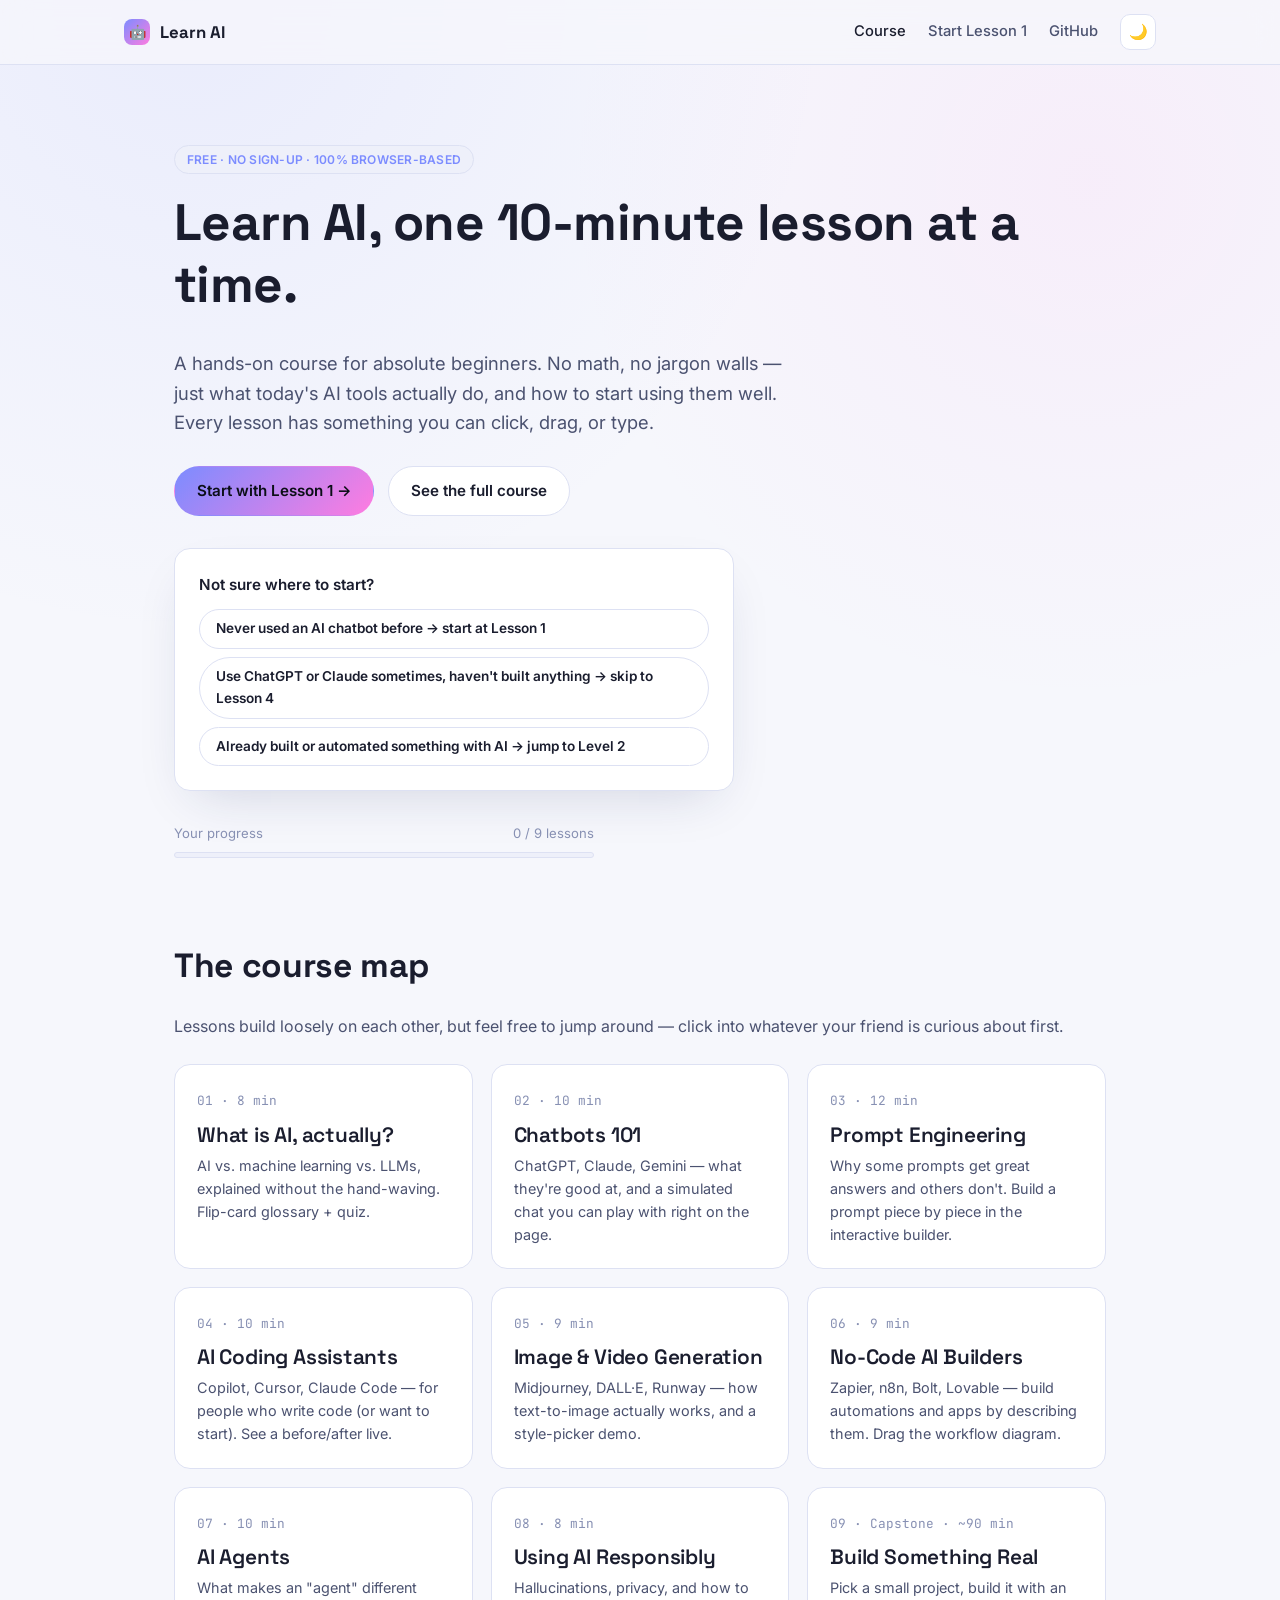
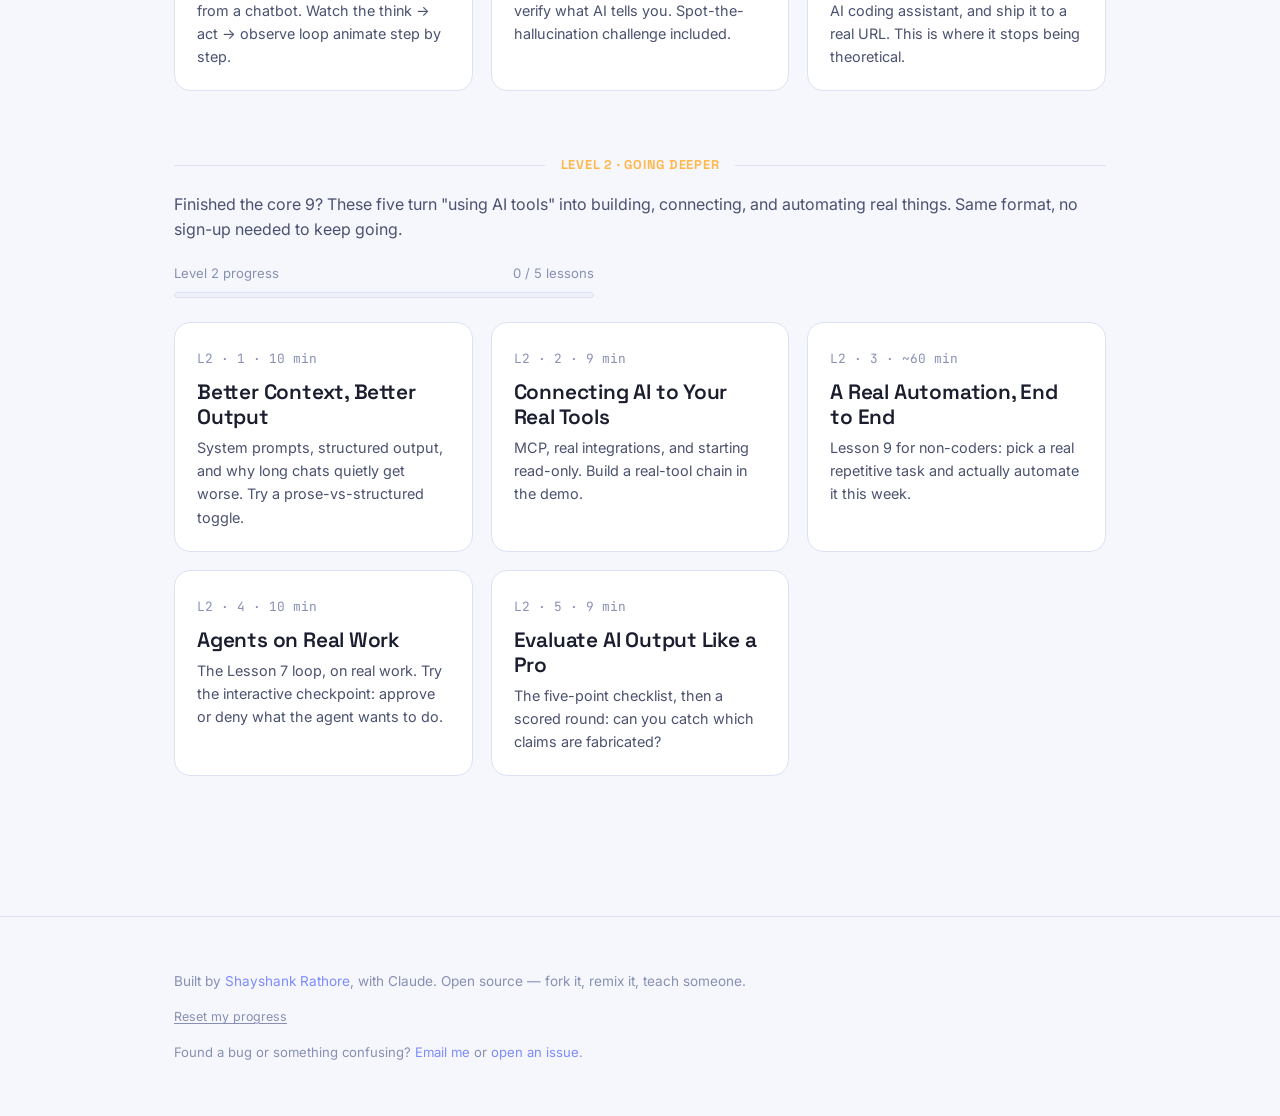
<file: index.html>
<!doctype html>
<html lang="en">
<head>
<meta charset="UTF-8">
<meta name="viewport" content="width=device-width, initial-scale=1.0">
<title>Learn AI — a friendly, hands-on course</title>
<meta name="description" content="A free, interactive course teaching you how to actually use AI tools — chatbots, coding assistants, image generators, agents, and more.">
<meta property="og:type" content="website">
<meta property="og:url" content="https://shayshankr.github.io/learn-ai/">
<meta property="og:title" content="Learn AI — a friendly, hands-on course">
<meta property="og:description" content="A free, interactive course teaching you how to actually use AI tools — chatbots, coding assistants, image generators, agents, and more.">
<meta property="og:image" content="https://shayshankr.github.io/learn-ai/assets/img/og-cover.png">
<meta property="og:image:width" content="1200">
<meta property="og:image:height" content="630">
<meta name="twitter:card" content="summary_large_image">
<meta name="twitter:title" content="Learn AI — a friendly, hands-on course">
<meta name="twitter:description" content="A free, interactive course teaching you how to actually use AI tools — chatbots, coding assistants, image generators, agents, and more.">
<meta name="twitter:image" content="https://shayshankr.github.io/learn-ai/assets/img/og-cover.png">
<link rel="icon" href="data:image/svg+xml,<svg xmlns=%22http://www.w3.org/2000/svg%22 viewBox=%220 0 100 100%22><text y=%22.9em%22 font-size=%2290%22>🤖</text></svg>">
<link rel="stylesheet" href="assets/css/style.css">
</head>
<body>

<nav class="site-nav">
  <div class="wrap">
    <a href="index.html" class="brand"><span class="logo-dot">🤖</span> Learn AI</a>
    <div class="nav-links">
      <a href="index.html" class="active">Course</a>
      <a href="lessons/01-what-is-ai.html">Start Lesson 1</a>
      <a href="https://github.com/shayshankr/learn-ai" target="_blank" rel="noopener">GitHub</a>
      <button class="theme-toggle" onclick="toggleTheme()" aria-label="Toggle theme">🌙</button>
    </div>
  </div>
</nav>

<header class="wrap" style="padding: 80px 24px 40px;">
  <span class="pill">Free · No sign-up · 100% browser-based</span>
  <h1 style="margin-top:18px;">Learn AI, one 10-minute lesson at a time.</h1>
  <p style="font-size:1.15rem; max-width:640px;">A hands-on course for absolute beginners. No math, no jargon walls — just what today's AI tools actually do, and how to start using them well. Every lesson has something you can click, drag, or type.</p>
  <div style="display:flex; gap:14px; margin-top:28px; flex-wrap:wrap;">
    <a href="lessons/01-what-is-ai.html" class="btn btn-primary">Start with Lesson 1 →</a>
    <a href="#map" class="btn btn-ghost">See the full course</a>
  </div>

  <div class="card" style="margin-top:32px; max-width:560px;">
    <p style="margin:0 0 12px; font-weight:600; color:var(--text); font-size:0.95rem;">Not sure where to start?</p>
    <div style="display:flex; flex-direction:column; gap:8px;">
      <a href="lessons/01-what-is-ai.html" class="btn btn-ghost btn-sm" style="justify-content:flex-start; text-align:left;">Never used an AI chatbot before → start at Lesson 1</a>
      <a href="lessons/04-ai-coding-assistants.html" class="btn btn-ghost btn-sm" style="justify-content:flex-start; text-align:left;">Use ChatGPT or Claude sometimes, haven't built anything → skip to Lesson 4</a>
      <a href="lessons/l2-01-better-context.html" class="btn btn-ghost btn-sm" style="justify-content:flex-start; text-align:left;">Already built or automated something with AI → jump to Level 2</a>
    </div>
  </div>

  <div style="margin-top:32px; max-width:420px;">
    <div style="display:flex; justify-content:space-between; font-size:0.82rem; color:var(--text-faint); margin-bottom:8px;">
      <span>Your progress</span>
      <span id="progress-label">0 / 9 lessons</span>
    </div>
    <div class="progress-track"><div class="progress-fill" id="progress-fill" style="width:0%"></div></div>
  </div>

  <div id="completionBadge" style="display:none; margin-top:32px; max-width:640px;">
    <div class="card" style="border-color:var(--accent-3);">
      <p style="margin:0 0 4px; font-weight:700; color:var(--text); font-size:1.05rem;">🎓 You finished the whole thing, all 14 lessons.</p>
      <p style="margin:0 0 16px; font-size:0.9rem;">Here's a badge to keep or share.</p>
      <canvas id="badgeCanvas" width="1200" height="630" style="width:100%; max-width:520px; border-radius:12px; border:1px solid var(--border); display:block;"></canvas>
      <div style="display:flex; gap:10px; margin-top:14px; flex-wrap:wrap; align-items:center;">
        <button class="btn btn-primary btn-sm" onclick="downloadBadge()">Download image</button>
        <button class="btn btn-ghost btn-sm" onclick="copyBadgeText()">Copy share text</button>
        <span id="badgeCopyFeedback" style="font-size:0.85rem; color:var(--accent-3);"></span>
      </div>
    </div>
  </div>
</header>

<main class="wrap" id="map" style="padding-bottom:80px;">
  <h2>The course map</h2>
  <p>Lessons build loosely on each other, but feel free to jump around — click into whatever your friend is curious about first.</p>

  <div class="lesson-grid">

    <a class="lesson-card" data-id="what-is-ai" href="lessons/01-what-is-ai.html">
      <span class="done-badge">✓</span>
      <span class="num">01 · 8 min</span>
      <h3>What is AI, actually?</h3>
      <p>AI vs. machine learning vs. LLMs, explained without the hand-waving. Flip-card glossary + quiz.</p>
    </a>

    <a class="lesson-card" data-id="chatbots-101" href="lessons/02-chatbots-101.html">
      <span class="done-badge">✓</span>
      <span class="num">02 · 10 min</span>
      <h3>Chatbots 101</h3>
      <p>ChatGPT, Claude, Gemini — what they're good at, and a simulated chat you can play with right on the page.</p>
    </a>

    <a class="lesson-card" data-id="prompt-engineering" href="lessons/03-prompt-engineering.html">
      <span class="done-badge">✓</span>
      <span class="num">03 · 12 min</span>
      <h3>Prompt Engineering</h3>
      <p>Why some prompts get great answers and others don't. Build a prompt piece by piece in the interactive builder.</p>
    </a>

    <a class="lesson-card" data-id="coding-assistants" href="lessons/04-ai-coding-assistants.html">
      <span class="done-badge">✓</span>
      <span class="num">04 · 10 min</span>
      <h3>AI Coding Assistants</h3>
      <p>Copilot, Cursor, Claude Code — for people who write code (or want to start). See a before/after live.</p>
    </a>

    <a class="lesson-card" data-id="image-video-gen" href="lessons/05-image-video-generation.html">
      <span class="done-badge">✓</span>
      <span class="num">05 · 9 min</span>
      <h3>Image &amp; Video Generation</h3>
      <p>Midjourney, DALL·E, Runway — how text-to-image actually works, and a style-picker demo.</p>
    </a>

    <a class="lesson-card" data-id="no-code-builders" href="lessons/06-no-code-ai-builders.html">
      <span class="done-badge">✓</span>
      <span class="num">06 · 9 min</span>
      <h3>No-Code AI Builders</h3>
      <p>Zapier, n8n, Bolt, Lovable — build automations and apps by describing them. Drag the workflow diagram.</p>
    </a>

    <a class="lesson-card" data-id="ai-agents" href="lessons/07-ai-agents.html">
      <span class="done-badge">✓</span>
      <span class="num">07 · 10 min</span>
      <h3>AI Agents</h3>
      <p>What makes an "agent" different from a chatbot. Watch the think → act → observe loop animate step by step.</p>
    </a>

    <a class="lesson-card" data-id="using-ai-responsibly" href="lessons/08-using-ai-responsibly.html">
      <span class="done-badge">✓</span>
      <span class="num">08 · 8 min</span>
      <h3>Using AI Responsibly</h3>
      <p>Hallucinations, privacy, and how to verify what AI tells you. Spot-the-hallucination challenge included.</p>
    </a>

    <a class="lesson-card" data-id="build-something-real" href="lessons/09-build-something-real.html">
      <span class="done-badge">✓</span>
      <span class="num">09 · Capstone · ~90 min</span>
      <h3>Build Something Real</h3>
      <p>Pick a small project, build it with an AI coding assistant, and ship it to a real URL. This is where it stops being theoretical.</p>
    </a>

  </div>

  <div class="section-divider"><hr><span>Level 2 · Going deeper</span><hr></div>
  <p>Finished the core 9? These five turn "using AI tools" into building, connecting, and automating real things. Same format, no sign-up needed to keep going.</p>

  <div style="margin-top:20px; max-width:420px;">
    <div style="display:flex; justify-content:space-between; font-size:0.82rem; color:var(--text-faint); margin-bottom:8px;">
      <span>Level 2 progress</span>
      <span id="l2-progress-label">0 / 5 lessons</span>
    </div>
    <div class="progress-track"><div class="progress-fill" id="l2-progress-fill" style="width:0%; background:var(--grad-warm);"></div></div>
  </div>

  <div class="lesson-grid" style="margin-top:24px;">

    <a class="lesson-card" data-id="l2-context" href="lessons/l2-01-better-context.html">
      <span class="done-badge">✓</span>
      <span class="num">L2 · 1 · 10 min</span>
      <h3>Better Context, Better Output</h3>
      <p>System prompts, structured output, and why long chats quietly get worse. Try a prose-vs-structured toggle.</p>
    </a>

    <a class="lesson-card" data-id="l2-connect" href="lessons/l2-02-connect-your-tools.html">
      <span class="done-badge">✓</span>
      <span class="num">L2 · 2 · 9 min</span>
      <h3>Connecting AI to Your Real Tools</h3>
      <p>MCP, real integrations, and starting read-only. Build a real-tool chain in the demo.</p>
    </a>

    <a class="lesson-card" data-id="l2-automation" href="lessons/l2-03-real-automation.html">
      <span class="done-badge">✓</span>
      <span class="num">L2 · 3 · ~60 min</span>
      <h3>A Real Automation, End to End</h3>
      <p>Lesson 9 for non-coders: pick a real repetitive task and actually automate it this week.</p>
    </a>

    <a class="lesson-card" data-id="l2-agents" href="lessons/l2-04-agents-on-real-work.html">
      <span class="done-badge">✓</span>
      <span class="num">L2 · 4 · 10 min</span>
      <h3>Agents on Real Work</h3>
      <p>The Lesson 7 loop, on real work. Try the interactive checkpoint: approve or deny what the agent wants to do.</p>
    </a>

    <a class="lesson-card" data-id="l2-evaluate" href="lessons/l2-05-evaluate-like-a-pro.html">
      <span class="done-badge">✓</span>
      <span class="num">L2 · 5 · 9 min</span>
      <h3>Evaluate AI Output Like a Pro</h3>
      <p>The five-point checklist, then a scored round: can you catch which claims are fabricated?</p>
    </a>

  </div>
</main>

<footer class="site-footer">
  <div class="wrap">
    <p>Built by <a href="https://github.com/shayshankr" target="_blank" rel="noopener">Shayshank Rathore</a>, with Claude. Open source — fork it, remix it, teach someone.</p>
    <p style="margin-top:8px;"><button class="reset-link" onclick="resetProgress()">Reset my progress</button></p>
    <p style="margin-top:8px; font-size:0.82rem;">Found a bug or something confusing? <a href="mailto:shayshankr@gmail.com?subject=Learn%20AI%20feedback">Email me</a> or <a href="https://github.com/shayshankr/learn-ai/issues/new" target="_blank" rel="noopener">open an issue</a>.</p>
  </div>
</footer>

<script src="assets/js/main.js"></script>
<script>
  (function () {
    const coreIds = ['what-is-ai','chatbots-101','prompt-engineering','coding-assistants','image-video-gen','no-code-builders','ai-agents','using-ai-responsibly','build-something-real'];
    const l2Ids = ['l2-context','l2-connect','l2-automation','l2-agents','l2-evaluate'];
    function paint() {
      const p = JSON.parse(localStorage.getItem('learnai-progress') || '{}');
      const coreCount = coreIds.filter(id => p[id]).length;
      const l2Count = l2Ids.filter(id => p[id]).length;
      document.getElementById('progress-label').textContent = coreCount + ' / ' + coreIds.length + ' lessons';
      document.getElementById('progress-fill').style.width = (coreCount / coreIds.length * 100) + '%';
      document.getElementById('l2-progress-label').textContent = l2Count + ' / ' + l2Ids.length + ' lessons';
      document.getElementById('l2-progress-fill').style.width = (l2Count / l2Ids.length * 100) + '%';
      document.querySelectorAll('.lesson-card').forEach(card => {
        if (p[card.dataset.id]) card.classList.add('done');
      });

      const badgeSection = document.getElementById('completionBadge');
      if (coreCount === coreIds.length && l2Count === l2Ids.length) {
        badgeSection.style.display = 'block';
        drawBadge();
      } else {
        badgeSection.style.display = 'none';
      }
    }
    document.addEventListener('DOMContentLoaded', paint);
  })();

  function roundRectPath(ctx, x, y, w, h, r) {
    ctx.beginPath();
    ctx.moveTo(x + r, y);
    ctx.arcTo(x + w, y, x + w, y + h, r);
    ctx.arcTo(x + w, y + h, x, y + h, r);
    ctx.arcTo(x, y + h, x, y, r);
    ctx.arcTo(x, y, x + w, y, r);
    ctx.closePath();
  }

  function drawBadge() {
    const canvas = document.getElementById('badgeCanvas');
    const ctx = canvas.getContext('2d');
    const W = canvas.width, H = canvas.height;

    ctx.fillStyle = '#0b0e17';
    ctx.fillRect(0, 0, W, H);

    function blob(cx, cy, r, hex) {
      const g = ctx.createRadialGradient(cx, cy, 0, cx, cy, r);
      g.addColorStop(0, hex + '55');
      g.addColorStop(1, hex + '00');
      ctx.fillStyle = g;
      ctx.beginPath();
      ctx.arc(cx, cy, r, 0, Math.PI * 2);
      ctx.fill();
    }
    blob(150, 80, 380, '#7c8cff');
    blob(1080, 200, 340, '#ff7ce0');
    blob(950, 560, 300, '#4de6c4');

    ctx.fillStyle = '#7c8cff';
    roundRectPath(ctx, 80, 90, 44, 44, 12);
    ctx.fill();
    ctx.fillStyle = '#eef1fb';
    ctx.font = '700 30px "Segoe UI", sans-serif';
    ctx.fillText('Learn AI', 140, 122);

    ctx.font = '700 64px "Segoe UI", sans-serif';
    ctx.fillText('🎓 Course complete', 78, 280);

    ctx.font = '400 30px "Segoe UI", sans-serif';
    ctx.fillStyle = '#9aa4c4';
    ctx.fillText('14 / 14 lessons finished.', 80, 400);
    ctx.fillText('From "What is AI?" to "Evaluate Like a Pro."', 80, 440);

    ctx.font = '700 26px "Segoe UI", sans-serif';
    ctx.fillStyle = '#4de6c4';
    ctx.fillText('shayshankr.github.io/learn-ai', 80, 560);
  }

  function downloadBadge() {
    const canvas = document.getElementById('badgeCanvas');
    const link = document.createElement('a');
    link.download = 'learn-ai-completion-badge.png';
    link.href = canvas.toDataURL('image/png');
    link.click();
  }

  function copyBadgeText() {
    const text = "I just finished Learn AI, a free 14-lesson interactive course on actually using AI tools: https://shayshankr.github.io/learn-ai/";
    navigator.clipboard.writeText(text).then(() => {
      document.getElementById('badgeCopyFeedback').textContent = '✓ copied';
      setTimeout(() => document.getElementById('badgeCopyFeedback').textContent = '', 1500);
    }).catch(() => {
      document.getElementById('badgeCopyFeedback').textContent = 'copy failed, select manually';
    });
  }
</script>
<script data-goatcounter="https://shayshankr-learnai.goatcounter.com/count"
        async src="//gc.zgo.at/count.js"></script>
</body>
</html>
</file>
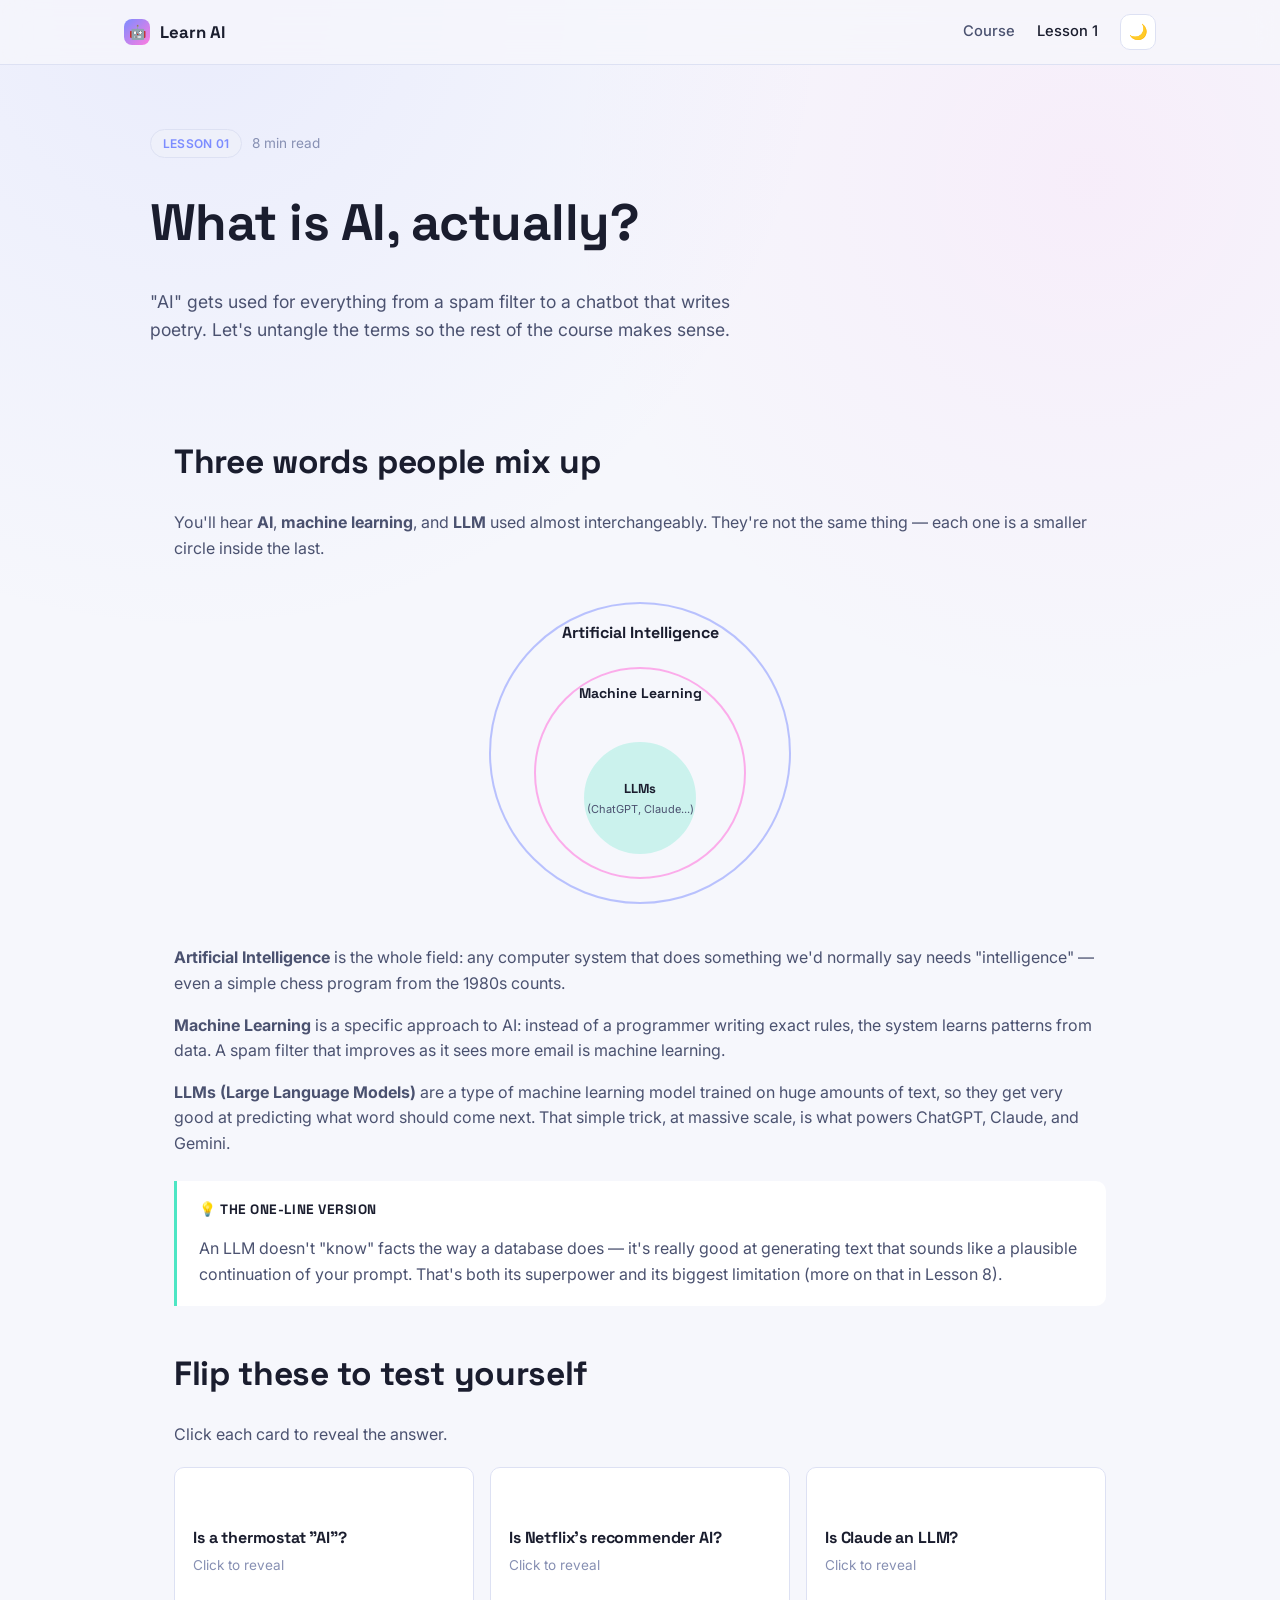
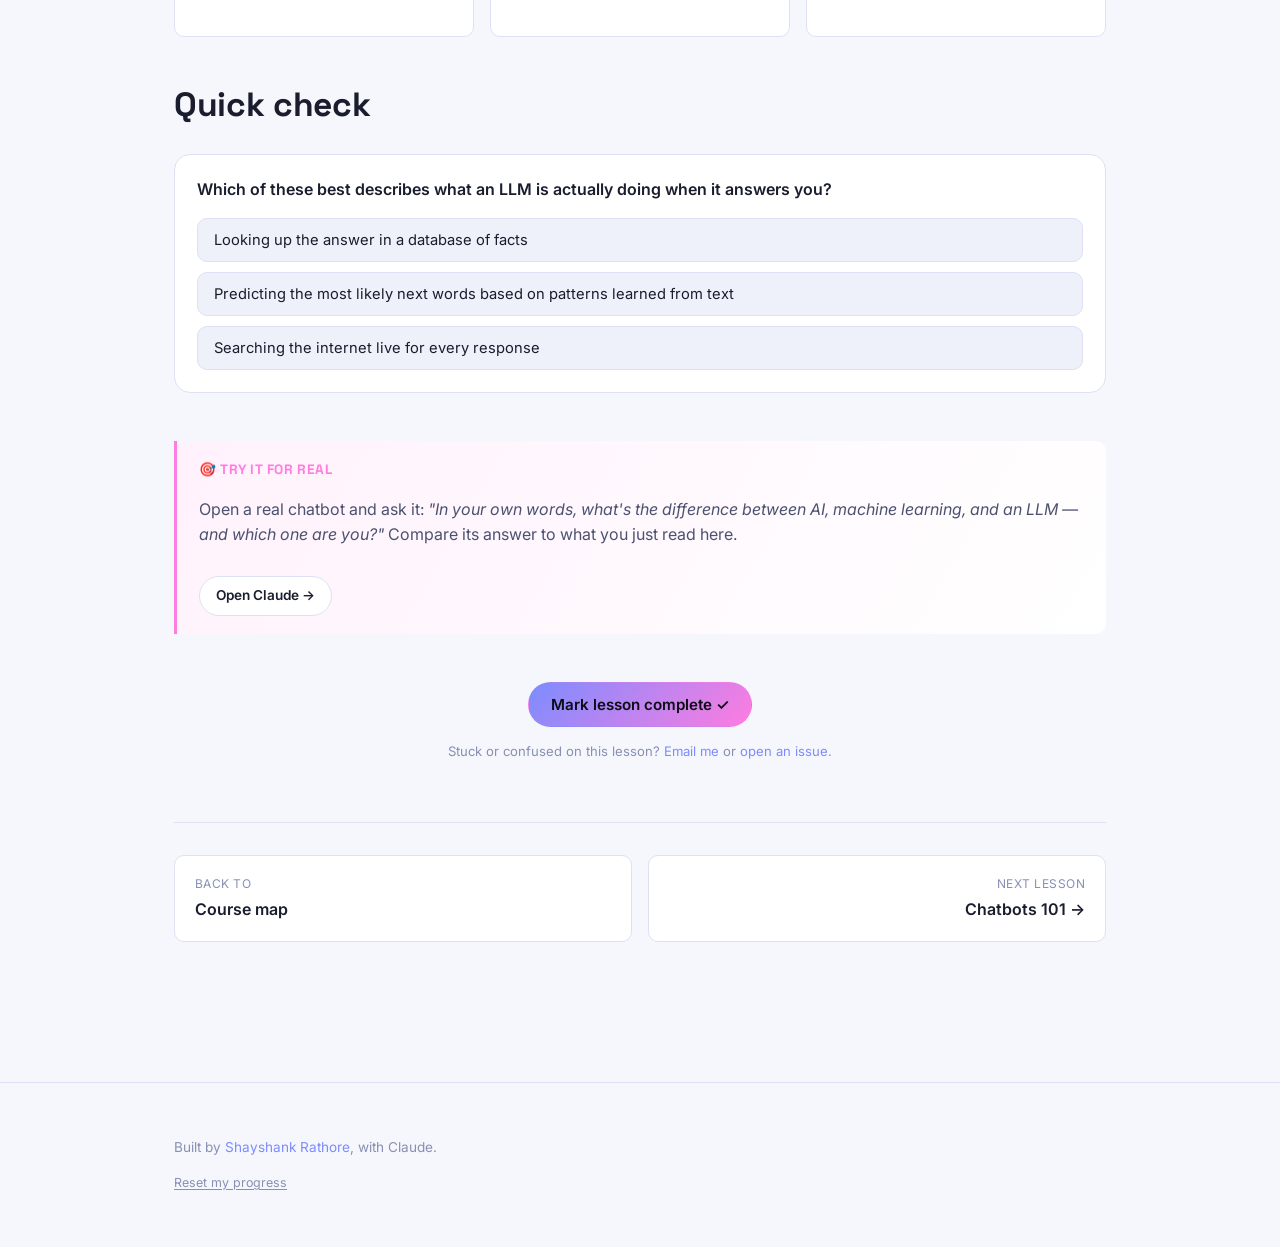
<file: lessons/01-what-is-ai.html>
<!doctype html>
<html lang="en">
<head>
<meta charset="UTF-8">
<meta name="viewport" content="width=device-width, initial-scale=1.0">
<title>What is AI, actually? — Learn AI</title>
<link rel="icon" href="data:image/svg+xml,<svg xmlns=%22http://www.w3.org/2000/svg%22 viewBox=%220 0 100 100%22><text y=%22.9em%22 font-size=%2290%22>🤖</text></svg>">
<link rel="stylesheet" href="../assets/css/style.css">
</head>
<body data-lesson="what-is-ai">

<nav class="site-nav">
  <div class="wrap">
    <a href="../index.html" class="brand"><span class="logo-dot">🤖</span> Learn AI</a>
    <div class="nav-links">
      <a href="../index.html">Course</a>
      <a href="#" class="active">Lesson 1</a>
      <button class="theme-toggle" onclick="toggleTheme()" aria-label="Toggle theme">🌙</button>
    </div>
  </div>
</nav>

<header class="wrap lesson-hero">
  <div class="lesson-meta">
    <span class="pill">Lesson 01</span>
    <span style="color:var(--text-faint); font-size:0.85rem;">8 min read</span>
  </div>
  <h1>What is AI, actually?</h1>
  <p style="font-size:1.1rem; max-width:640px;">"AI" gets used for everything from a spam filter to a chatbot that writes poetry. Let's untangle the terms so the rest of the course makes sense.</p>
</header>

<main class="wrap lesson-body">

  <section>
    <h2>Three words people mix up</h2>
    <p>You'll hear <strong>AI</strong>, <strong>machine learning</strong>, and <strong>LLM</strong> used almost interchangeably. They're not the same thing — each one is a smaller circle inside the last.</p>

    <div style="display:flex; justify-content:center; margin: 32px 0;">
      <svg viewBox="0 0 420 320" style="width:100%; max-width:420px;">
        <circle cx="210" cy="160" r="150" fill="none" stroke="var(--accent)" stroke-width="2" opacity="0.5"/>
        <circle cx="210" cy="180" r="105" fill="none" stroke="var(--accent-2)" stroke-width="2" opacity="0.6"/>
        <circle cx="210" cy="205" r="55" fill="var(--accent-3)" opacity="0.25" stroke="var(--accent-3)" stroke-width="2"/>
        <text x="210" y="45" text-anchor="middle" fill="var(--text)" font-family="Space Grotesk, sans-serif" font-weight="700" font-size="16">Artificial Intelligence</text>
        <text x="210" y="105" text-anchor="middle" fill="var(--text)" font-family="Space Grotesk, sans-serif" font-weight="700" font-size="14">Machine Learning</text>
        <text x="210" y="200" text-anchor="middle" fill="var(--text)" font-family="Space Grotesk, sans-serif" font-weight="700" font-size="13">LLMs</text>
        <text x="210" y="220" text-anchor="middle" fill="var(--text-dim)" font-family="Inter, sans-serif" font-size="11">(ChatGPT, Claude...)</text>
      </svg>
    </div>

    <p><strong>Artificial Intelligence</strong> is the whole field: any computer system that does something we'd normally say needs "intelligence" — even a simple chess program from the 1980s counts.</p>
    <p><strong>Machine Learning</strong> is a specific approach to AI: instead of a programmer writing exact rules, the system learns patterns from data. A spam filter that improves as it sees more email is machine learning.</p>
    <p><strong>LLMs (Large Language Models)</strong> are a type of machine learning model trained on huge amounts of text, so they get very good at predicting what word should come next. That simple trick, at massive scale, is what powers ChatGPT, Claude, and Gemini.</p>

    <div class="callout tip">
      <span class="callout-label">💡 The one-line version</span>
      <p>An LLM doesn't "know" facts the way a database does — it's really good at generating text that sounds like a plausible continuation of your prompt. That's both its superpower and its biggest limitation (more on that in Lesson 8).</p>
    </div>
  </section>

  <section>
    <h2>Flip these to test yourself</h2>
    <p>Click each card to reveal the answer.</p>
    <div style="display:grid; grid-template-columns:repeat(auto-fit,minmax(180px,1fr)); gap:16px; margin-top:20px;">

      <div class="flip-card" tabindex="0" role="button" aria-pressed="false" onclick="this.classList.toggle('flipped')" onkeydown="if(event.key==='Enter'||event.key===' '){event.preventDefault();this.classList.toggle('flipped');}">
        <div class="flip-inner">
          <div class="flip-front"><h4 style="margin:0;">Is a thermostat "AI"?</h4><p style="margin:8px 0 0; font-size:0.85rem; color:var(--text-faint);">Click to reveal</p></div>
          <div class="flip-back">Not really — it just follows a fixed rule ("if temp &lt; X, turn on heat"). No learning, no adapting. That's traditional programming, not AI.</div>
        </div>
      </div>

      <div class="flip-card" tabindex="0" role="button" aria-pressed="false" onclick="this.classList.toggle('flipped')" onkeydown="if(event.key==='Enter'||event.key===' '){event.preventDefault();this.classList.toggle('flipped');}">
        <div class="flip-inner">
          <div class="flip-front"><h4 style="margin:0;">Is Netflix's recommender AI?</h4><p style="margin:8px 0 0; font-size:0.85rem; color:var(--text-faint);">Click to reveal</p></div>
          <div class="flip-back">Yes — it's machine learning. It learns patterns from millions of viewing histories rather than following hand-written rules.</div>
        </div>
      </div>

      <div class="flip-card" tabindex="0" role="button" aria-pressed="false" onclick="this.classList.toggle('flipped')" onkeydown="if(event.key==='Enter'||event.key===' '){event.preventDefault();this.classList.toggle('flipped');}">
        <div class="flip-inner">
          <div class="flip-front"><h4 style="margin:0;">Is Claude an LLM?</h4><p style="margin:8px 0 0; font-size:0.85rem; color:var(--text-faint);">Click to reveal</p></div>
          <div class="flip-back">Yes — Claude is a large language model made by Anthropic, trained on text to predict and generate language, and fine-tuned to be a helpful assistant.</div>
        </div>
      </div>

    </div>
  </section>

  <section>
    <h2>Quick check</h2>
    <div class="quiz" id="quiz1">
      <p style="margin-top:0; font-weight:600; color:var(--text);">Which of these best describes what an LLM is actually doing when it answers you?</p>
      <button class="quiz-opt" data-correct="false">Looking up the answer in a database of facts</button>
      <button class="quiz-opt" data-correct="true">Predicting the most likely next words based on patterns learned from text</button>
      <button class="quiz-opt" data-correct="false">Searching the internet live for every response</button>
      <div class="quiz-feedback" id="quiz1-feedback"></div>
    </div>
  </section>

  <section>
    <div class="callout real">
      <span class="callout-label">🎯 Try it for real</span>
      <p>Open a real chatbot and ask it: <em>"In your own words, what's the difference between AI, machine learning, and an LLM — and which one are you?"</em> Compare its answer to what you just read here.</p>
      <a href="https://claude.ai" target="_blank" rel="noopener" class="btn btn-ghost btn-sm">Open Claude →</a>
    </div>
  </section>

  <div style="text-align:center; margin-top:20px;">
    <button class="btn btn-primary" onclick="markLessonComplete()">Mark lesson complete ✓</button>
    <p id="complete-marker" style="margin-top:10px; color:var(--accent-3); font-size:0.9rem;"></p>
    <p style="margin-top:14px; font-size:0.82rem; color:var(--text-faint);">Stuck or confused on this lesson? <a href="mailto:shayshankr@gmail.com?subject=Learn%20AI%20-%20Lesson%201%20feedback">Email me</a> or <a href="https://github.com/shayshankr/learn-ai/issues/new" target="_blank" rel="noopener">open an issue</a>.</p>
  </div>

  <div class="lesson-nav-footer">
    <a href="../index.html" class="nav-card"><small>Back to</small><span>Course map</span></a>
    <a href="02-chatbots-101.html" class="nav-card next"><small>Next lesson</small><span>Chatbots 101 →</span></a>
  </div>

</main>

<footer class="site-footer">
  <div class="wrap">
    <p>Built by <a href="https://github.com/shayshankr" target="_blank" rel="noopener">Shayshank Rathore</a>, with Claude.</p>
    <p style="margin-top:8px;"><button class="reset-link" onclick="resetProgress()">Reset my progress</button></p>
  </div>
</footer>

<script src="../assets/js/main.js"></script>
<script>
  document.querySelectorAll('#quiz1 .quiz-opt').forEach(btn => {
    btn.addEventListener('click', () => {
      const quiz = document.getElementById('quiz1');
      const fb = document.getElementById('quiz1-feedback');
      quiz.querySelectorAll('.quiz-opt').forEach(b => b.disabled = true);
      if (btn.dataset.correct === 'true') {
        btn.classList.add('correct');
        fb.textContent = '✓ Exactly — it\'s pattern prediction at massive scale, not lookup or live search.';
      } else {
        btn.classList.add('wrong');
        quiz.querySelector('[data-correct="true"]').classList.add('correct');
        fb.textContent = 'Not quite — the correct answer is highlighted above. LLMs predict likely next words from learned patterns.';
      }
      fb.classList.add('show');
    });
  });
</script>
<script data-goatcounter="https://shayshankr-learnai.goatcounter.com/count"
        async src="//gc.zgo.at/count.js"></script>
</body>
</html>
</file>
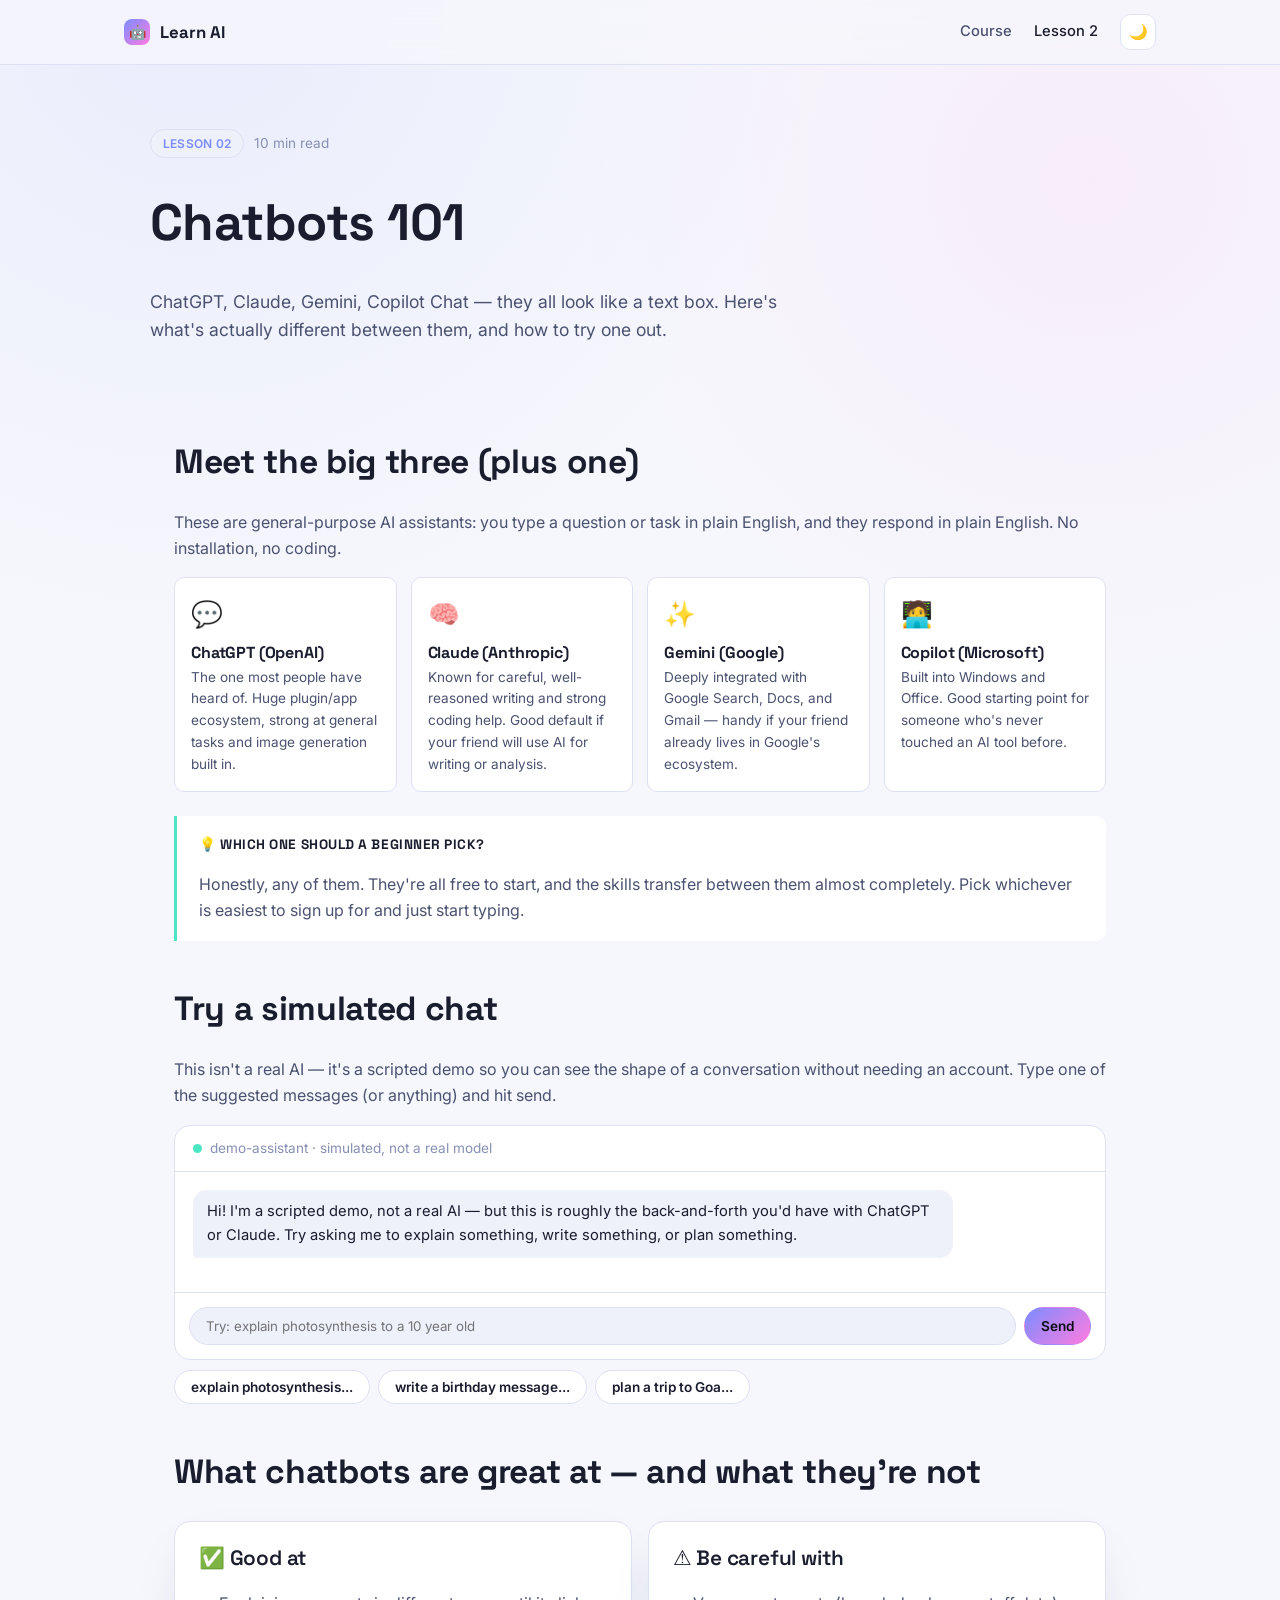
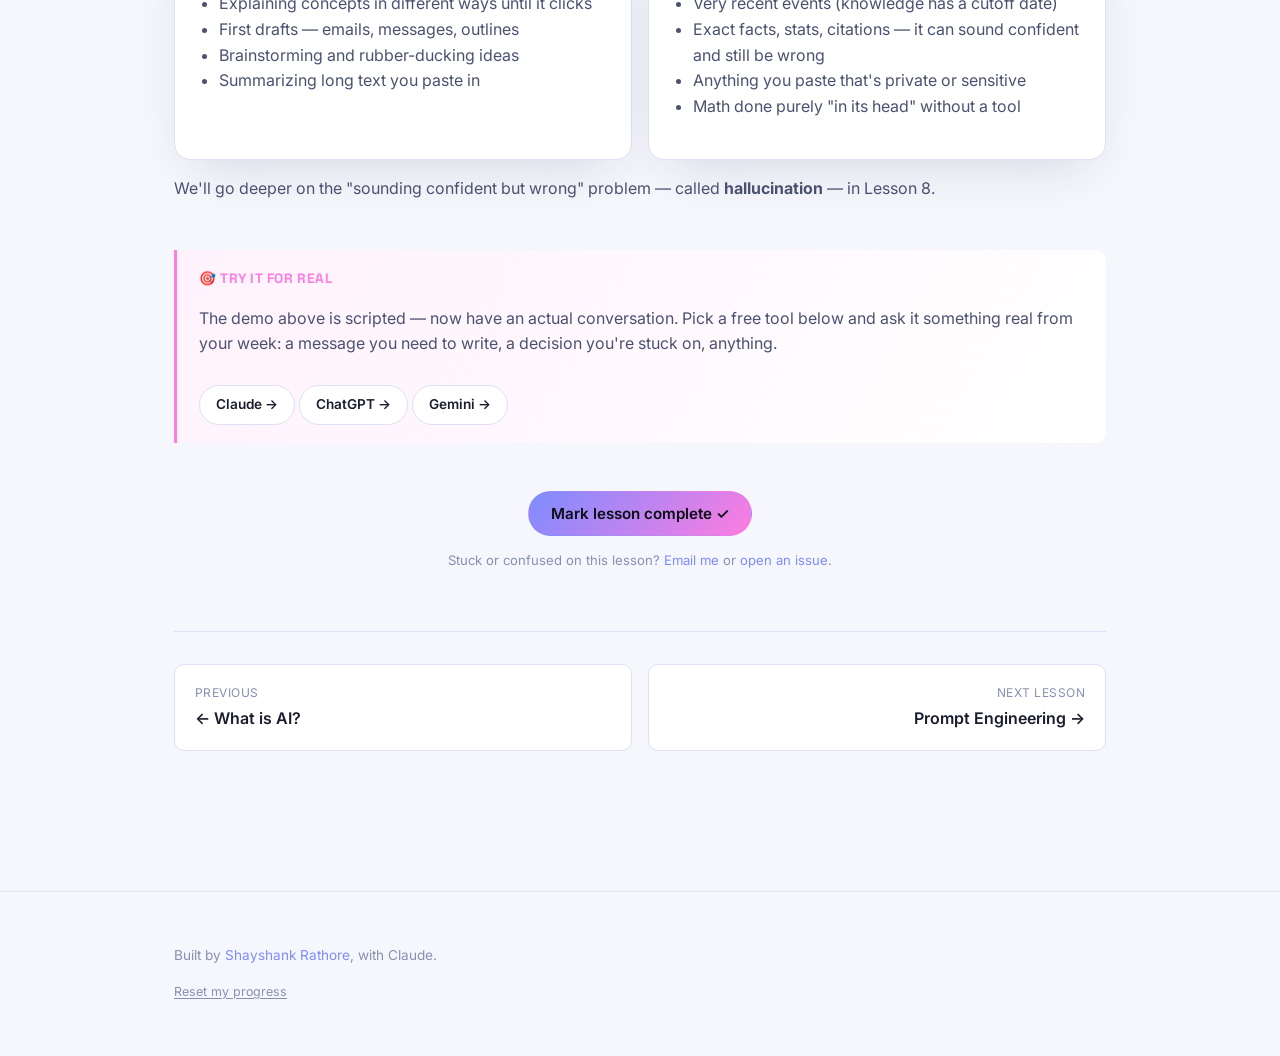
<file: lessons/02-chatbots-101.html>
<!doctype html>
<html lang="en">
<head>
<meta charset="UTF-8">
<meta name="viewport" content="width=device-width, initial-scale=1.0">
<title>Chatbots 101 — Learn AI</title>
<link rel="icon" href="data:image/svg+xml,<svg xmlns=%22http://www.w3.org/2000/svg%22 viewBox=%220 0 100 100%22><text y=%22.9em%22 font-size=%2290%22>🤖</text></svg>">
<link rel="stylesheet" href="../assets/css/style.css">
</head>
<body data-lesson="chatbots-101">

<nav class="site-nav">
  <div class="wrap">
    <a href="../index.html" class="brand"><span class="logo-dot">🤖</span> Learn AI</a>
    <div class="nav-links">
      <a href="../index.html">Course</a>
      <a href="#" class="active">Lesson 2</a>
      <button class="theme-toggle" onclick="toggleTheme()" aria-label="Toggle theme">🌙</button>
    </div>
  </div>
</nav>

<header class="wrap lesson-hero">
  <div class="lesson-meta">
    <span class="pill">Lesson 02</span>
    <span style="color:var(--text-faint); font-size:0.85rem;">10 min read</span>
  </div>
  <h1>Chatbots 101</h1>
  <p style="font-size:1.1rem; max-width:640px;">ChatGPT, Claude, Gemini, Copilot Chat — they all look like a text box. Here's what's actually different between them, and how to try one out.</p>
</header>

<main class="wrap lesson-body">

  <section>
    <h2>Meet the big three (plus one)</h2>
    <p>These are general-purpose AI assistants: you type a question or task in plain English, and they respond in plain English. No installation, no coding.</p>

    <div class="tool-compare">
      <div class="tool-card">
        <span class="icon">💬</span>
        <h4>ChatGPT (OpenAI)</h4>
        <p style="font-size:0.85rem; margin:0;">The one most people have heard of. Huge plugin/app ecosystem, strong at general tasks and image generation built in.</p>
      </div>
      <div class="tool-card">
        <span class="icon">🧠</span>
        <h4>Claude (Anthropic)</h4>
        <p style="font-size:0.85rem; margin:0;">Known for careful, well-reasoned writing and strong coding help. Good default if your friend will use AI for writing or analysis.</p>
      </div>
      <div class="tool-card">
        <span class="icon">✨</span>
        <h4>Gemini (Google)</h4>
        <p style="font-size:0.85rem; margin:0;">Deeply integrated with Google Search, Docs, and Gmail — handy if your friend already lives in Google's ecosystem.</p>
      </div>
      <div class="tool-card">
        <span class="icon">🧑‍💻</span>
        <h4>Copilot (Microsoft)</h4>
        <p style="font-size:0.85rem; margin:0;">Built into Windows and Office. Good starting point for someone who's never touched an AI tool before.</p>
      </div>
    </div>

    <div class="callout tip">
      <span class="callout-label">💡 Which one should a beginner pick?</span>
      <p>Honestly, any of them. They're all free to start, and the skills transfer between them almost completely. Pick whichever is easiest to sign up for and just start typing.</p>
    </div>
  </section>

  <section>
    <h2>Try a simulated chat</h2>
    <p>This isn't a real AI — it's a scripted demo so you can see the shape of a conversation without needing an account. Type one of the suggested messages (or anything) and hit send.</p>

    <div class="chat-box">
      <div class="chat-header"><span class="chat-dot" style="background:var(--accent-3);"></span> demo-assistant · simulated, not a real model</div>
      <div class="chat-log" id="chatlog">
        <div class="msg ai">Hi! I'm a scripted demo, not a real AI — but this is roughly the back-and-forth you'd have with ChatGPT or Claude. Try asking me to explain something, write something, or plan something.</div>
      </div>
      <div class="chat-input-row">
        <input id="chatinput" type="text" placeholder="Try: explain photosynthesis to a 10 year old" />
        <button class="btn btn-primary btn-sm" onclick="sendDemoMsg()">Send</button>
      </div>
    </div>
    <div style="display:flex; gap:8px; flex-wrap:wrap; margin-top:10px;">
      <button class="btn btn-ghost btn-sm" onclick="fillDemo('Explain photosynthesis to a 10 year old')">explain photosynthesis...</button>
      <button class="btn btn-ghost btn-sm" onclick="fillDemo('Write a birthday message for my sister')">write a birthday message...</button>
      <button class="btn btn-ghost btn-sm" onclick="fillDemo('Plan a 3-day trip to Goa')">plan a trip to Goa...</button>
    </div>
  </section>

  <section>
    <h2>What chatbots are great at — and what they're not</h2>
    <div style="display:grid; grid-template-columns:1fr 1fr; gap:16px;">
      <div class="card">
        <h3 style="margin-top:0;">✅ Good at</h3>
        <ul style="color:var(--text-dim); padding-left:20px;">
          <li>Explaining concepts in different ways until it clicks</li>
          <li>First drafts — emails, messages, outlines</li>
          <li>Brainstorming and rubber-ducking ideas</li>
          <li>Summarizing long text you paste in</li>
        </ul>
      </div>
      <div class="card">
        <h3 style="margin-top:0;">⚠️ Be careful with</h3>
        <ul style="color:var(--text-dim); padding-left:20px;">
          <li>Very recent events (knowledge has a cutoff date)</li>
          <li>Exact facts, stats, citations — it can sound confident and still be wrong</li>
          <li>Anything you paste that's private or sensitive</li>
          <li>Math done purely "in its head" without a tool</li>
        </ul>
      </div>
    </div>
    <p style="margin-top:16px;">We'll go deeper on the "sounding confident but wrong" problem — called <strong>hallucination</strong> — in Lesson 8.</p>
  </section>

  <section>
    <div class="callout real">
      <span class="callout-label">🎯 Try it for real</span>
      <p>The demo above is scripted — now have an actual conversation. Pick a free tool below and ask it something real from your week: a message you need to write, a decision you're stuck on, anything.</p>
      <a href="https://claude.ai" target="_blank" rel="noopener" class="btn btn-ghost btn-sm">Claude →</a>
      <a href="https://chatgpt.com" target="_blank" rel="noopener" class="btn btn-ghost btn-sm">ChatGPT →</a>
      <a href="https://gemini.google.com" target="_blank" rel="noopener" class="btn btn-ghost btn-sm">Gemini →</a>
    </div>
  </section>

  <div style="text-align:center; margin-top:20px;">
    <button class="btn btn-primary" onclick="markLessonComplete()">Mark lesson complete ✓</button>
    <p id="complete-marker" style="margin-top:10px; color:var(--accent-3); font-size:0.9rem;"></p>
    <p style="margin-top:14px; font-size:0.82rem; color:var(--text-faint);">Stuck or confused on this lesson? <a href="mailto:shayshankr@gmail.com?subject=Learn%20AI%20-%20Lesson%202%20feedback">Email me</a> or <a href="https://github.com/shayshankr/learn-ai/issues/new" target="_blank" rel="noopener">open an issue</a>.</p>
  </div>

  <div class="lesson-nav-footer">
    <a href="01-what-is-ai.html" class="nav-card"><small>Previous</small><span>← What is AI?</span></a>
    <a href="03-prompt-engineering.html" class="nav-card next"><small>Next lesson</small><span>Prompt Engineering →</span></a>
  </div>

</main>

<footer class="site-footer">
  <div class="wrap">
    <p>Built by <a href="https://github.com/shayshankr" target="_blank" rel="noopener">Shayshank Rathore</a>, with Claude.</p>
    <p style="margin-top:8px;"><button class="reset-link" onclick="resetProgress()">Reset my progress</button></p>
  </div>
</footer>

<script src="../assets/js/main.js"></script>
<script>
  function fillDemo(text) {
    document.getElementById('chatinput').value = text;
    document.getElementById('chatinput').focus();
  }

  const demoReplies = [
    { match: /photosynthesis/i, reply: "Sure! Plants eat sunlight instead of food. They grab sunlight, water, and air, and turn it into sugar for energy — and breathe out the oxygen we need. It's like a tiny solar-powered kitchen inside every leaf. 🌱" },
    { match: /birthday/i, reply: "Here's a draft: \"Happy birthday! Hope your day is filled with all your favorite things and a little extra cake. Can't wait to celebrate with you soon. Love you!\" Want it more funny, more short, or more heartfelt?" },
    { match: /goa/i, reply: "Rough 3-day Goa plan: Day 1 — North Goa beaches (Baga, Anjuna) + sunset at a beach shack. Day 2 — Old Goa churches + spice plantation tour. Day 3 — South Goa's quieter beaches (Palolem) + seafood dinner. Want a budget breakdown too?" }
  ];

  function sendDemoMsg() {
    const input = document.getElementById('chatinput');
    const text = input.value.trim();
    if (!text) return;
    const log = document.getElementById('chatlog');

    const userMsg = document.createElement('div');
    userMsg.className = 'msg user';
    userMsg.textContent = text;
    log.appendChild(userMsg);
    input.value = '';
    log.scrollTop = log.scrollHeight;

    setTimeout(() => {
      const found = demoReplies.find(r => r.match.test(text));
      const reply = found ? found.reply : "That's a fun one — in a real assistant I'd actually think this through and reply properly. This demo only knows a few scripted topics: try the suggestion buttons below the chat!";
      const aiMsg = document.createElement('div');
      aiMsg.className = 'msg ai';
      aiMsg.textContent = reply;
      log.appendChild(aiMsg);
      log.scrollTop = log.scrollHeight;
    }, 500);
  }

  document.getElementById('chatinput').addEventListener('keydown', e => {
    if (e.key === 'Enter') sendDemoMsg();
  });
</script>
<script data-goatcounter="https://shayshankr-learnai.goatcounter.com/count"
        async src="//gc.zgo.at/count.js"></script>
</body>
</html>
</file>
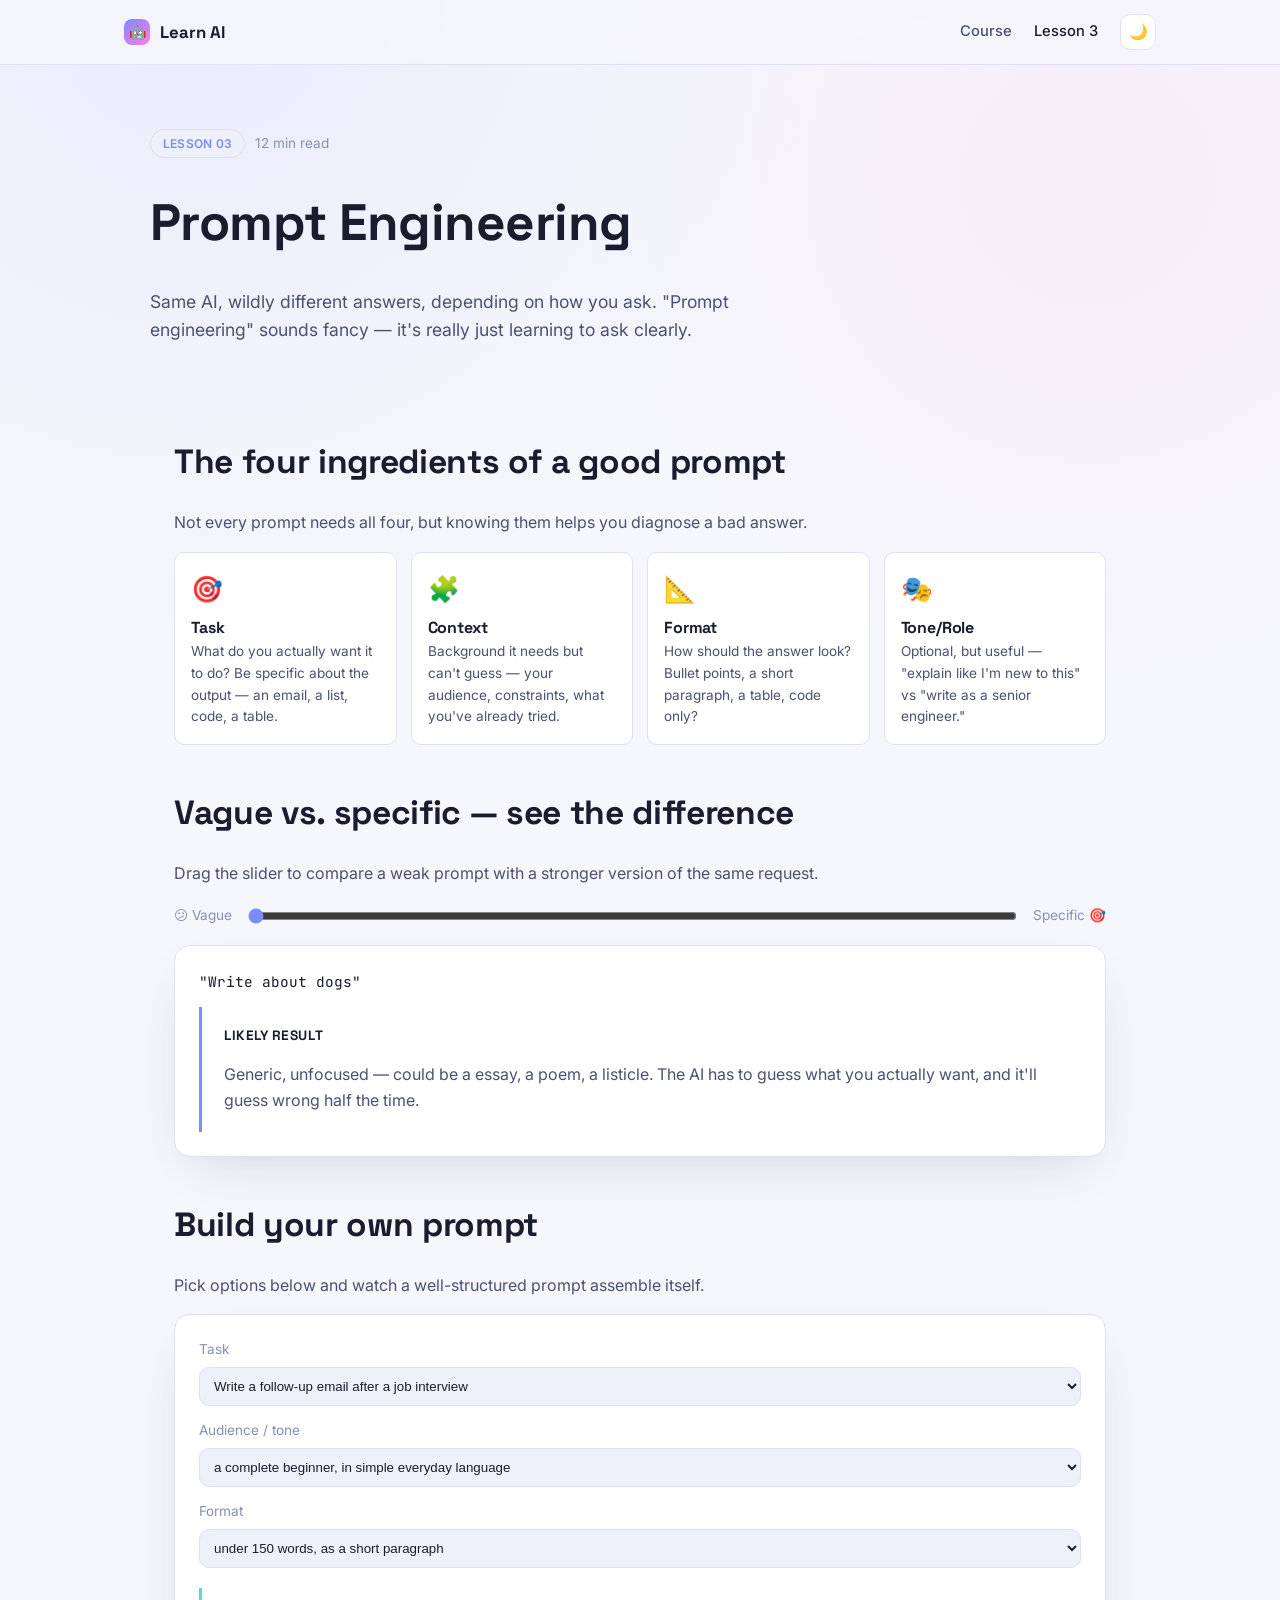
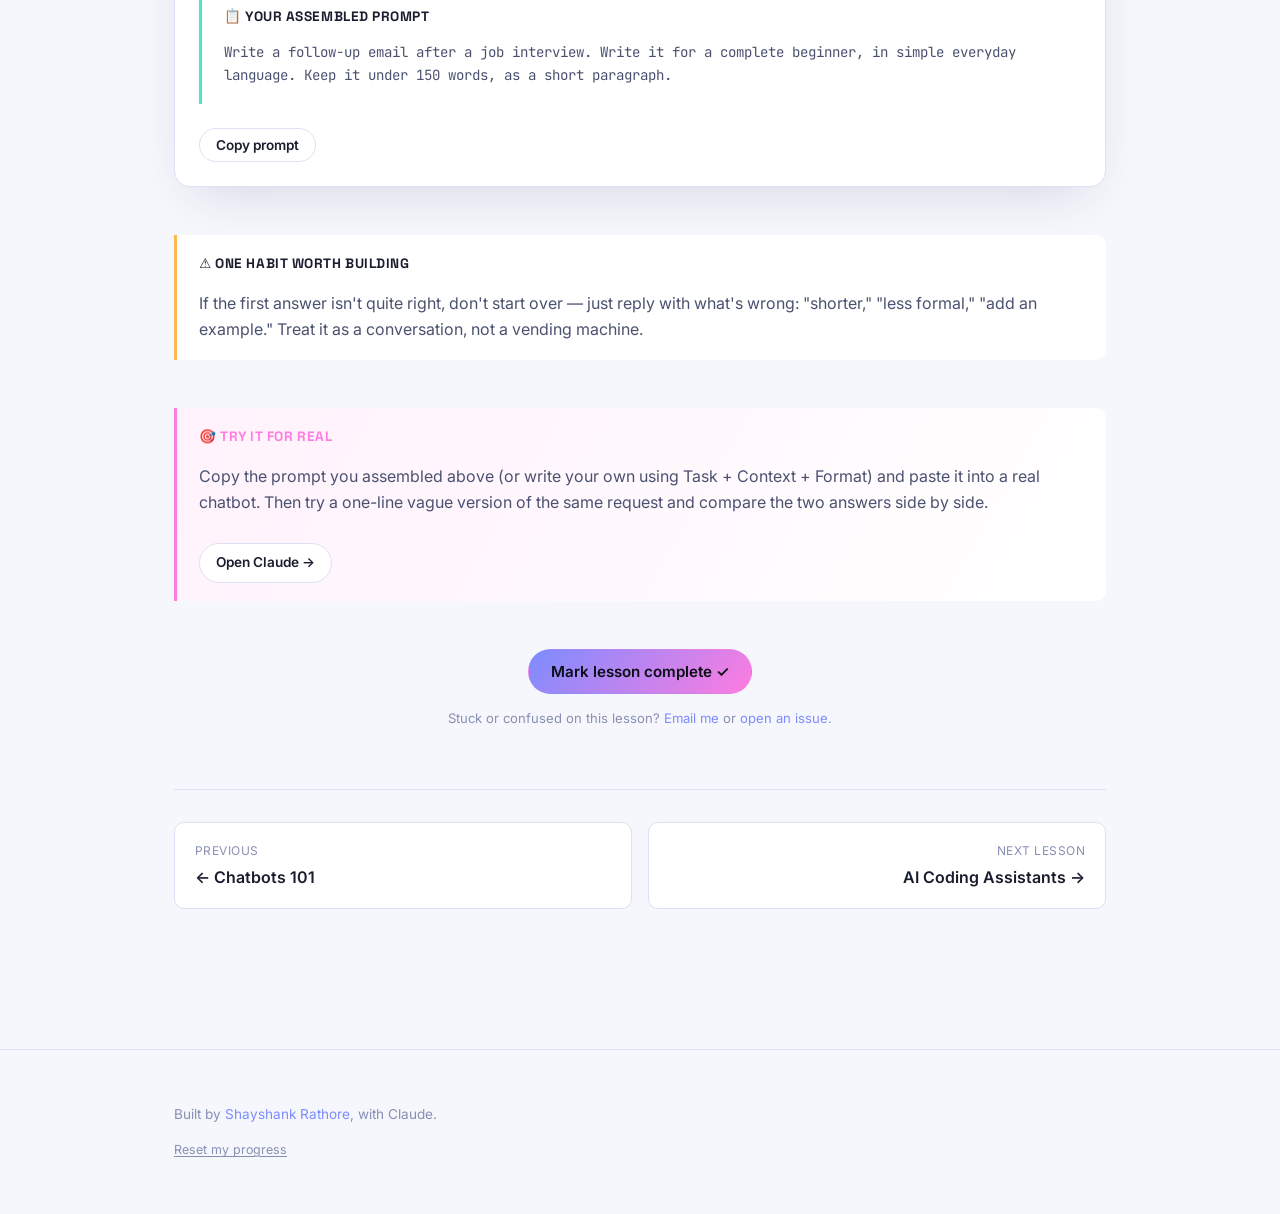
<file: lessons/03-prompt-engineering.html>
<!doctype html>
<html lang="en">
<head>
<meta charset="UTF-8">
<meta name="viewport" content="width=device-width, initial-scale=1.0">
<title>Prompt Engineering — Learn AI</title>
<link rel="icon" href="data:image/svg+xml,<svg xmlns=%22http://www.w3.org/2000/svg%22 viewBox=%220 0 100 100%22><text y=%22.9em%22 font-size=%2290%22>🤖</text></svg>">
<link rel="stylesheet" href="../assets/css/style.css">
</head>
<body data-lesson="prompt-engineering">

<nav class="site-nav">
  <div class="wrap">
    <a href="../index.html" class="brand"><span class="logo-dot">🤖</span> Learn AI</a>
    <div class="nav-links">
      <a href="../index.html">Course</a>
      <a href="#" class="active">Lesson 3</a>
      <button class="theme-toggle" onclick="toggleTheme()" aria-label="Toggle theme">🌙</button>
    </div>
  </div>
</nav>

<header class="wrap lesson-hero">
  <div class="lesson-meta">
    <span class="pill">Lesson 03</span>
    <span style="color:var(--text-faint); font-size:0.85rem;">12 min read</span>
  </div>
  <h1>Prompt Engineering</h1>
  <p style="font-size:1.1rem; max-width:640px;">Same AI, wildly different answers, depending on how you ask. "Prompt engineering" sounds fancy — it's really just learning to ask clearly.</p>
</header>

<main class="wrap lesson-body">

  <section>
    <h2>The four ingredients of a good prompt</h2>
    <p>Not every prompt needs all four, but knowing them helps you diagnose a bad answer.</p>
    <div class="tool-compare">
      <div class="tool-card"><span class="icon">🎯</span><h4>Task</h4><p style="font-size:0.85rem; margin:0;">What do you actually want it to do? Be specific about the output — an email, a list, code, a table.</p></div>
      <div class="tool-card"><span class="icon">🧩</span><h4>Context</h4><p style="font-size:0.85rem; margin:0;">Background it needs but can't guess — your audience, constraints, what you've already tried.</p></div>
      <div class="tool-card"><span class="icon">📐</span><h4>Format</h4><p style="font-size:0.85rem; margin:0;">How should the answer look? Bullet points, a short paragraph, a table, code only?</p></div>
      <div class="tool-card"><span class="icon">🎭</span><h4>Tone/Role</h4><p style="font-size:0.85rem; margin:0;">Optional, but useful — "explain like I'm new to this" vs "write as a senior engineer."</p></div>
    </div>
  </section>

  <section>
    <h2>Vague vs. specific — see the difference</h2>
    <p>Drag the slider to compare a weak prompt with a stronger version of the same request.</p>

    <div class="slider-row">
      <span style="font-size:0.85rem; color:var(--text-faint);">😕 Vague</span>
      <input type="range" min="0" max="1" step="1" value="0" id="promptSlider" oninput="updatePromptDemo(this.value)">
      <span style="font-size:0.85rem; color:var(--text-faint);">Specific 🎯</span>
    </div>

    <div class="card">
      <p style="font-family:var(--font-mono); font-size:0.9rem; color:var(--text); margin:0 0 14px;" id="promptText">"Write about dogs"</p>
      <div class="callout" id="promptResultBox" style="margin:0;">
        <span class="callout-label" id="promptResultLabel">Likely result</span>
        <p id="promptResultText">Generic, unfocused — could be a essay, a poem, a listicle. The AI has to guess what you actually want, and it'll guess wrong half the time.</p>
      </div>
    </div>
  </section>

  <section>
    <h2>Build your own prompt</h2>
    <p>Pick options below and watch a well-structured prompt assemble itself.</p>
    <div class="card">
      <div style="display:grid; gap:14px;">
        <div>
          <label style="font-size:0.85rem; color:var(--text-faint); display:block; margin-bottom:6px;">Task</label>
          <select id="pbTask" onchange="buildPrompt()" style="width:100%; padding:10px; border-radius:10px; background:var(--panel-2); border:1px solid var(--border); color:var(--text);">
            <option value="Write a follow-up email after a job interview">Write a follow-up email after a job interview</option>
            <option value="Summarize this article">Summarize this article</option>
            <option value="Explain how compound interest works">Explain how compound interest works</option>
          </select>
        </div>
        <div>
          <label style="font-size:0.85rem; color:var(--text-faint); display:block; margin-bottom:6px;">Audience / tone</label>
          <select id="pbTone" onchange="buildPrompt()" style="width:100%; padding:10px; border-radius:10px; background:var(--panel-2); border:1px solid var(--border); color:var(--text);">
            <option value="a complete beginner, in simple everyday language">a complete beginner, in simple everyday language</option>
            <option value="a busy executive, concise and professional">a busy executive, concise and professional</option>
            <option value="a curious 12-year-old, fun and clear">a curious 12-year-old, fun and clear</option>
          </select>
        </div>
        <div>
          <label style="font-size:0.85rem; color:var(--text-faint); display:block; margin-bottom:6px;">Format</label>
          <select id="pbFormat" onchange="buildPrompt()" style="width:100%; padding:10px; border-radius:10px; background:var(--panel-2); border:1px solid var(--border); color:var(--text);">
            <option value="under 150 words, as a short paragraph">under 150 words, as a short paragraph</option>
            <option value="as 4-5 bullet points">as 4-5 bullet points</option>
            <option value="as a short table">as a short table</option>
          </select>
        </div>
      </div>
      <div class="callout tip" style="margin-top:20px;">
        <span class="callout-label">📋 Your assembled prompt</span>
        <p id="assembledPrompt" style="font-family:var(--font-mono); font-size:0.88rem;"></p>
      </div>
      <button class="btn btn-ghost btn-sm" onclick="copyPrompt()">Copy prompt</button>
      <span id="copyFeedback" style="font-size:0.85rem; color:var(--accent-3); margin-left:10px;"></span>
    </div>
  </section>

  <section>
    <div class="callout warn">
      <span class="callout-label">⚠️ One habit worth building</span>
      <p>If the first answer isn't quite right, don't start over — just reply with what's wrong: "shorter," "less formal," "add an example." Treat it as a conversation, not a vending machine.</p>
    </div>
  </section>

  <section>
    <div class="callout real">
      <span class="callout-label">🎯 Try it for real</span>
      <p>Copy the prompt you assembled above (or write your own using Task + Context + Format) and paste it into a real chatbot. Then try a one-line vague version of the same request and compare the two answers side by side.</p>
      <a href="https://claude.ai" target="_blank" rel="noopener" class="btn btn-ghost btn-sm">Open Claude →</a>
    </div>
  </section>

  <div style="text-align:center; margin-top:20px;">
    <button class="btn btn-primary" onclick="markLessonComplete()">Mark lesson complete ✓</button>
    <p id="complete-marker" style="margin-top:10px; color:var(--accent-3); font-size:0.9rem;"></p>
    <p style="margin-top:14px; font-size:0.82rem; color:var(--text-faint);">Stuck or confused on this lesson? <a href="mailto:shayshankr@gmail.com?subject=Learn%20AI%20-%20Lesson%203%20feedback">Email me</a> or <a href="https://github.com/shayshankr/learn-ai/issues/new" target="_blank" rel="noopener">open an issue</a>.</p>
  </div>

  <div class="lesson-nav-footer">
    <a href="02-chatbots-101.html" class="nav-card"><small>Previous</small><span>← Chatbots 101</span></a>
    <a href="04-ai-coding-assistants.html" class="nav-card next"><small>Next lesson</small><span>AI Coding Assistants →</span></a>
  </div>

</main>

<footer class="site-footer">
  <div class="wrap">
    <p>Built by <a href="https://github.com/shayshankr" target="_blank" rel="noopener">Shayshank Rathore</a>, with Claude.</p>
    <p style="margin-top:8px;"><button class="reset-link" onclick="resetProgress()">Reset my progress</button></p>
  </div>
</footer>

<script src="../assets/js/main.js"></script>
<script>
  function updatePromptDemo(v) {
    if (v === '0') {
      document.getElementById('promptText').textContent = '"Write about dogs"';
      document.getElementById('promptResultLabel').textContent = 'Likely result';
      document.getElementById('promptResultText').textContent = "Generic, unfocused — could be an essay, a poem, or a listicle. The AI has to guess what you actually want, and it'll guess wrong half the time.";
    } else {
      document.getElementById('promptText').textContent = '"Write a 100-word Instagram caption about why golden retrievers make great family dogs, in a warm, upbeat tone, with one relevant emoji"';
      document.getElementById('promptResultLabel').textContent = 'Likely result';
      document.getElementById('promptResultText').textContent = "On-target on the first try — right length, right platform, right tone, right topic. Less back-and-forth needed.";
    }
  }

  function buildPrompt() {
    const task = document.getElementById('pbTask').value;
    const tone = document.getElementById('pbTone').value;
    const format = document.getElementById('pbFormat').value;
    document.getElementById('assembledPrompt').textContent =
      `${task}. Write it for ${tone}. Keep it ${format}.`;
  }

  function copyPrompt() {
    const text = document.getElementById('assembledPrompt').textContent;
    navigator.clipboard.writeText(text).then(() => {
      document.getElementById('copyFeedback').textContent = '✓ copied';
      setTimeout(() => document.getElementById('copyFeedback').textContent = '', 1500);
    }).catch(() => {
      document.getElementById('copyFeedback').textContent = 'select the text above to copy';
    });
  }

  buildPrompt();
</script>
<script data-goatcounter="https://shayshankr-learnai.goatcounter.com/count"
        async src="//gc.zgo.at/count.js"></script>
</body>
</html>
</file>
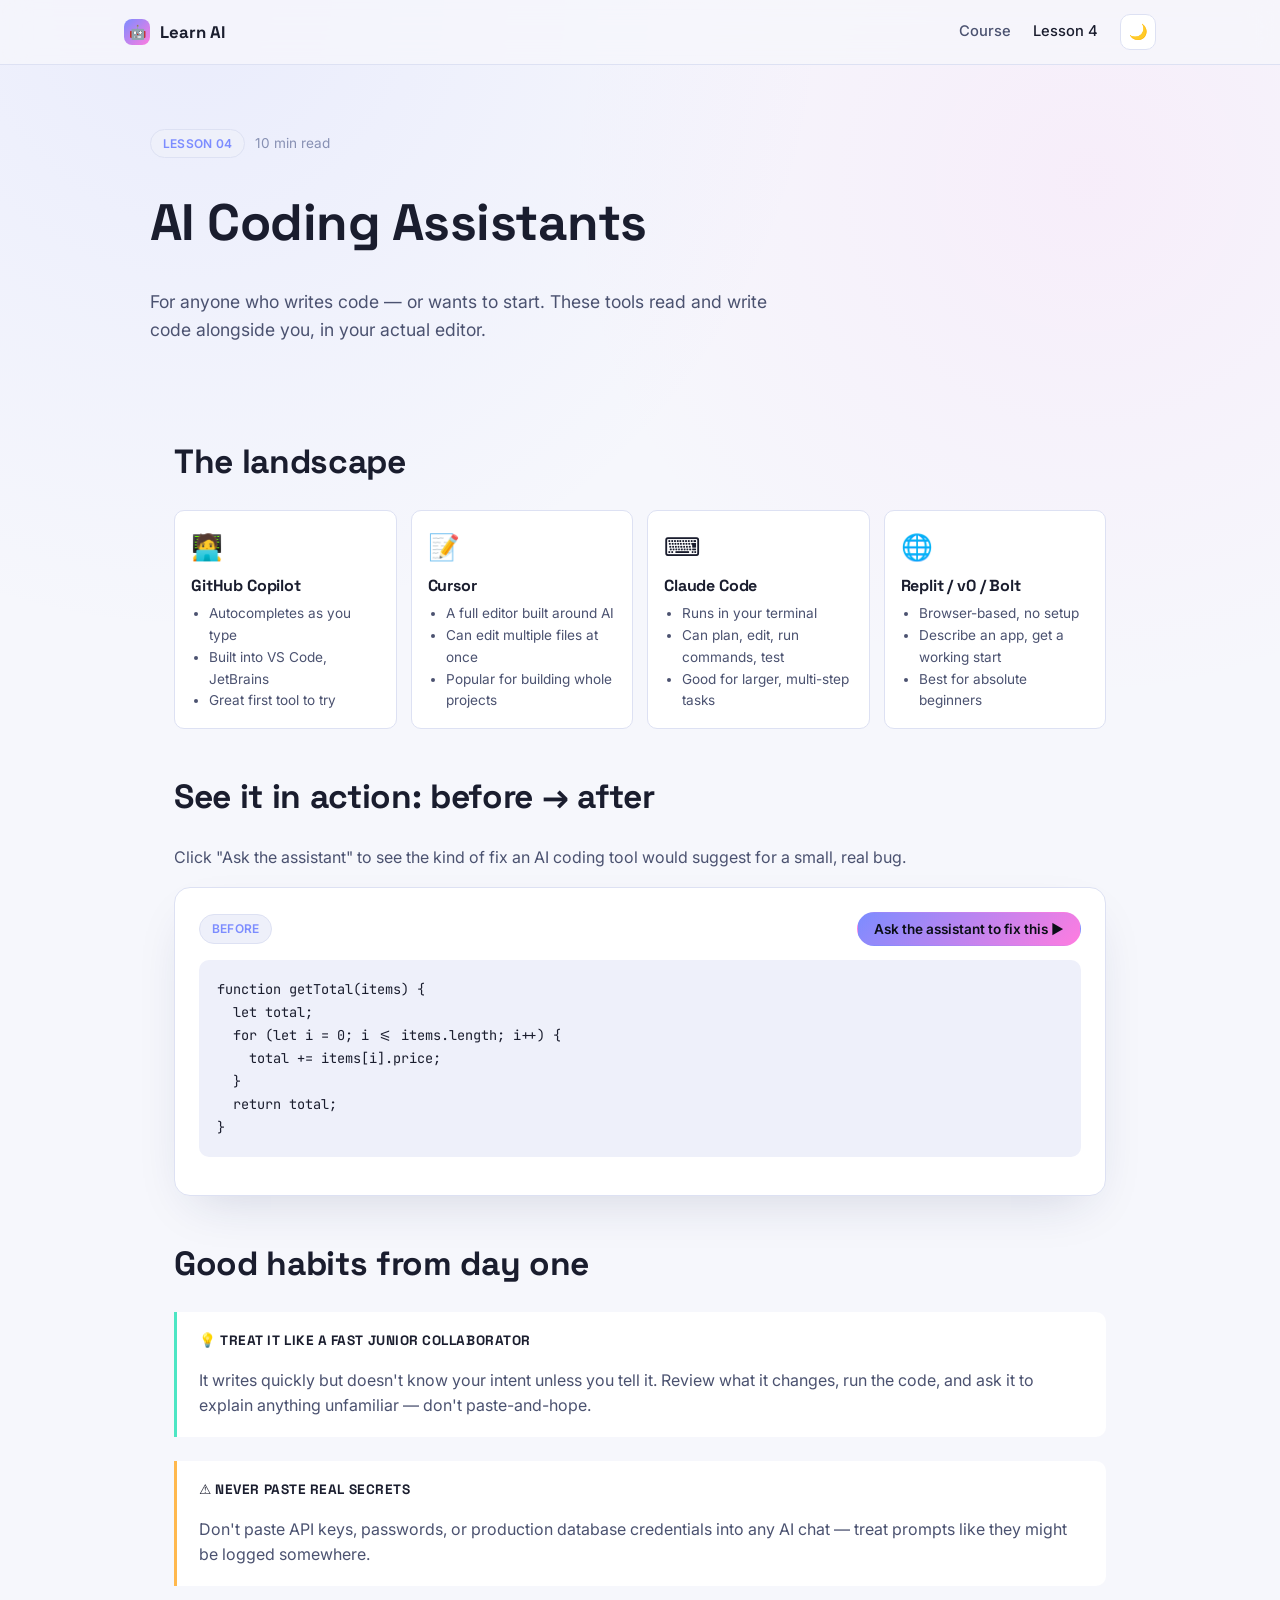
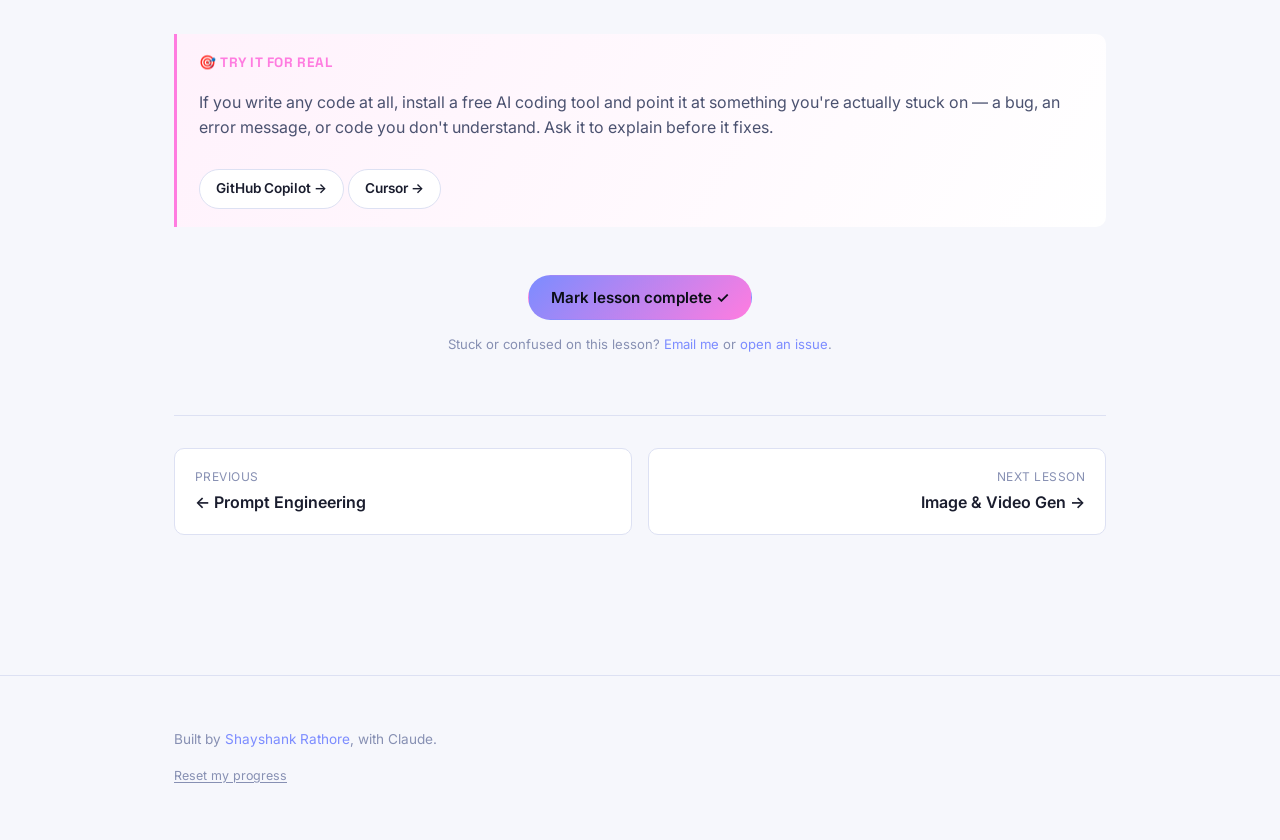
<file: lessons/04-ai-coding-assistants.html>
<!doctype html>
<html lang="en">
<head>
<meta charset="UTF-8">
<meta name="viewport" content="width=device-width, initial-scale=1.0">
<title>AI Coding Assistants — Learn AI</title>
<link rel="icon" href="data:image/svg+xml,<svg xmlns=%22http://www.w3.org/2000/svg%22 viewBox=%220 0 100 100%22><text y=%22.9em%22 font-size=%2290%22>🤖</text></svg>">
<link rel="stylesheet" href="../assets/css/style.css">
</head>
<body data-lesson="coding-assistants">

<nav class="site-nav">
  <div class="wrap">
    <a href="../index.html" class="brand"><span class="logo-dot">🤖</span> Learn AI</a>
    <div class="nav-links">
      <a href="../index.html">Course</a>
      <a href="#" class="active">Lesson 4</a>
      <button class="theme-toggle" onclick="toggleTheme()" aria-label="Toggle theme">🌙</button>
    </div>
  </div>
</nav>

<header class="wrap lesson-hero">
  <div class="lesson-meta">
    <span class="pill">Lesson 04</span>
    <span style="color:var(--text-faint); font-size:0.85rem;">10 min read</span>
  </div>
  <h1>AI Coding Assistants</h1>
  <p style="font-size:1.1rem; max-width:640px;">For anyone who writes code — or wants to start. These tools read and write code alongside you, in your actual editor.</p>
</header>

<main class="wrap lesson-body">

  <section>
    <h2>The landscape</h2>
    <div class="tool-compare">
      <div class="tool-card"><span class="icon">🧑‍💻</span><h4>GitHub Copilot</h4><ul><li>Autocompletes as you type</li><li>Built into VS Code, JetBrains</li><li>Great first tool to try</li></ul></div>
      <div class="tool-card"><span class="icon">📝</span><h4>Cursor</h4><ul><li>A full editor built around AI</li><li>Can edit multiple files at once</li><li>Popular for building whole projects</li></ul></div>
      <div class="tool-card"><span class="icon">⌨️</span><h4>Claude Code</h4><ul><li>Runs in your terminal</li><li>Can plan, edit, run commands, test</li><li>Good for larger, multi-step tasks</li></ul></div>
      <div class="tool-card"><span class="icon">🌐</span><h4>Replit / v0 / Bolt</h4><ul><li>Browser-based, no setup</li><li>Describe an app, get a working start</li><li>Best for absolute beginners</li></ul></div>
    </div>
  </section>

  <section>
    <h2>See it in action: before → after</h2>
    <p>Click "Ask the assistant" to see the kind of fix an AI coding tool would suggest for a small, real bug.</p>

    <div class="card">
      <div style="display:flex; justify-content:space-between; align-items:center; margin-bottom:10px;">
        <span class="pill" id="codeStage">Before</span>
        <button class="btn btn-primary btn-sm" onclick="runCodeDemo()" id="codeDemoBtn">Ask the assistant to fix this ▶</button>
      </div>
      <pre style="background:var(--panel-2); padding:18px; border-radius:10px; overflow-x:auto; font-size:0.85rem; line-height:1.7;" id="codeBlock">function getTotal(items) {
  let total;
  for (let i = 0; i <= items.length; i++) {
    total += items[i].price;
  }
  return total;
}</pre>
      <div id="codeExplain" style="display:none; margin-top:14px;">
        <div class="callout tip">
          <span class="callout-label">🔧 What the assistant caught</span>
          <p style="margin:0;"><code>total</code> starts <code>undefined</code> instead of <code>0</code>, and <code>i &lt;= items.length</code> reads one item past the end of the array. Both would crash or return <code>NaN</code> — the kind of bug that's easy to miss reading quickly, but obvious once pointed out.</p>
        </div>
      </div>
    </div>
  </section>

  <section>
    <h2>Good habits from day one</h2>
    <div class="callout tip">
      <span class="callout-label">💡 Treat it like a fast junior collaborator</span>
      <p>It writes quickly but doesn't know your intent unless you tell it. Review what it changes, run the code, and ask it to explain anything unfamiliar — don't paste-and-hope.</p>
    </div>
    <div class="callout warn">
      <span class="callout-label">⚠️ Never paste real secrets</span>
      <p>Don't paste API keys, passwords, or production database credentials into any AI chat — treat prompts like they might be logged somewhere.</p>
    </div>
  </section>

  <section>
    <div class="callout real">
      <span class="callout-label">🎯 Try it for real</span>
      <p>If you write any code at all, install a free AI coding tool and point it at something you're actually stuck on — a bug, an error message, or code you don't understand. Ask it to explain before it fixes.</p>
      <a href="https://github.com/features/copilot" target="_blank" rel="noopener" class="btn btn-ghost btn-sm">GitHub Copilot →</a>
      <a href="https://cursor.com" target="_blank" rel="noopener" class="btn btn-ghost btn-sm">Cursor →</a>
    </div>
  </section>

  <div style="text-align:center; margin-top:20px;">
    <button class="btn btn-primary" onclick="markLessonComplete()">Mark lesson complete ✓</button>
    <p id="complete-marker" style="margin-top:10px; color:var(--accent-3); font-size:0.9rem;"></p>
    <p style="margin-top:14px; font-size:0.82rem; color:var(--text-faint);">Stuck or confused on this lesson? <a href="mailto:shayshankr@gmail.com?subject=Learn%20AI%20-%20Lesson%204%20feedback">Email me</a> or <a href="https://github.com/shayshankr/learn-ai/issues/new" target="_blank" rel="noopener">open an issue</a>.</p>
  </div>

  <div class="lesson-nav-footer">
    <a href="03-prompt-engineering.html" class="nav-card"><small>Previous</small><span>← Prompt Engineering</span></a>
    <a href="05-image-video-generation.html" class="nav-card next"><small>Next lesson</small><span>Image & Video Gen →</span></a>
  </div>

</main>

<footer class="site-footer">
  <div class="wrap">
    <p>Built by <a href="https://github.com/shayshankr" target="_blank" rel="noopener">Shayshank Rathore</a>, with Claude.</p>
    <p style="margin-top:8px;"><button class="reset-link" onclick="resetProgress()">Reset my progress</button></p>
  </div>
</footer>

<script src="../assets/js/main.js"></script>
<script>
  function runCodeDemo() {
    document.getElementById('codeBlock').textContent = `function getTotal(items) {
  let total = 0;
  for (let i = 0; i < items.length; i++) {
    total += items[i].price;
  }
  return total;
}`;
    document.getElementById('codeStage').textContent = 'After — fixed';
    document.getElementById('codeExplain').style.display = 'block';
    document.getElementById('codeDemoBtn').disabled = true;
    document.getElementById('codeDemoBtn').textContent = '✓ Fixed';
  }
</script>
<script data-goatcounter="https://shayshankr-learnai.goatcounter.com/count"
        async src="//gc.zgo.at/count.js"></script>
</body>
</html>
</file>
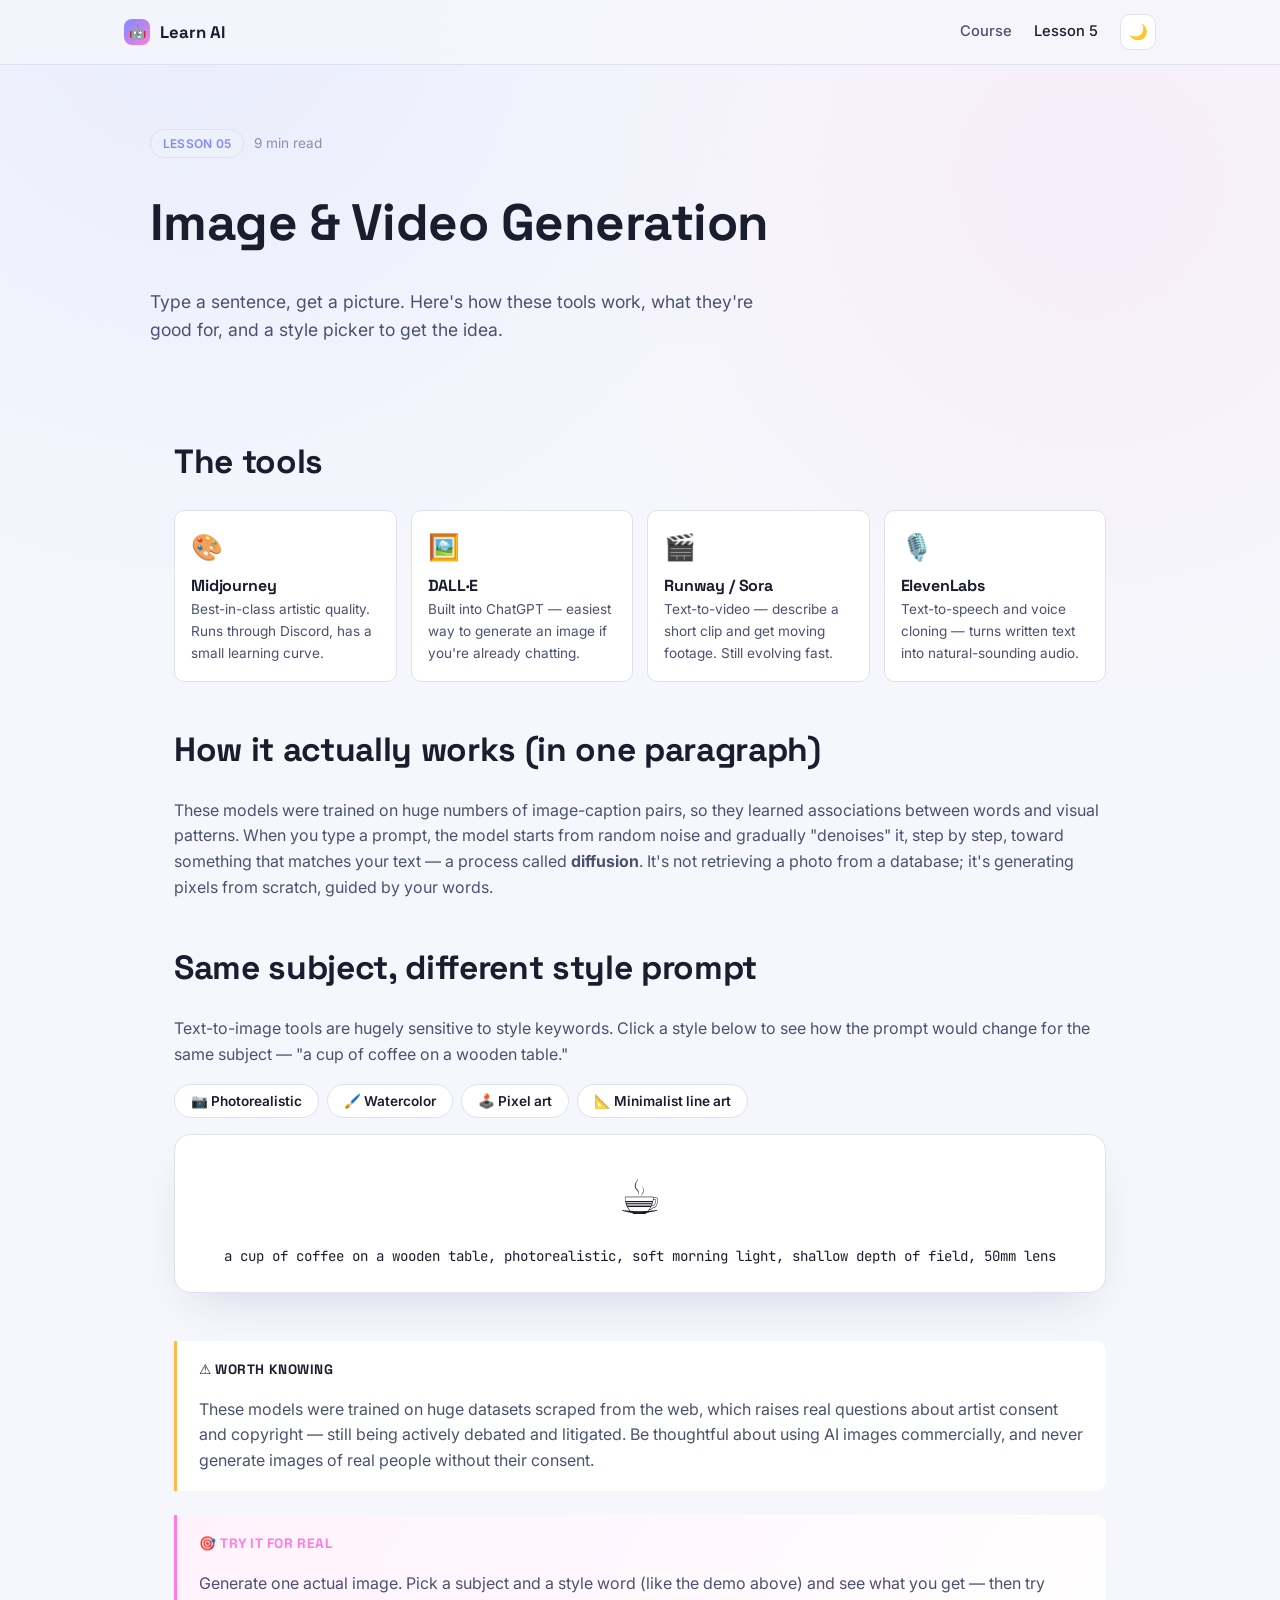
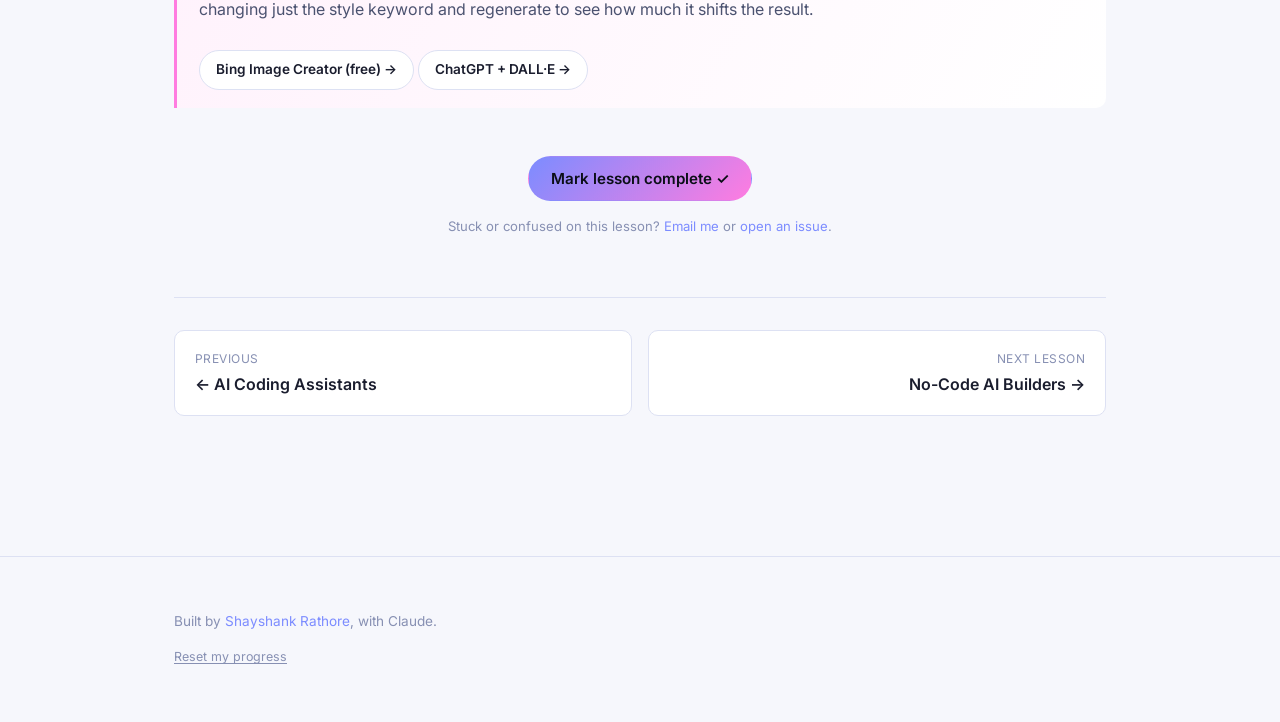
<file: lessons/05-image-video-generation.html>
<!doctype html>
<html lang="en">
<head>
<meta charset="UTF-8">
<meta name="viewport" content="width=device-width, initial-scale=1.0">
<title>Image & Video Generation — Learn AI</title>
<link rel="icon" href="data:image/svg+xml,<svg xmlns=%22http://www.w3.org/2000/svg%22 viewBox=%220 0 100 100%22><text y=%22.9em%22 font-size=%2290%22>🤖</text></svg>">
<link rel="stylesheet" href="../assets/css/style.css">
</head>
<body data-lesson="image-video-gen">

<nav class="site-nav">
  <div class="wrap">
    <a href="../index.html" class="brand"><span class="logo-dot">🤖</span> Learn AI</a>
    <div class="nav-links">
      <a href="../index.html">Course</a>
      <a href="#" class="active">Lesson 5</a>
      <button class="theme-toggle" onclick="toggleTheme()" aria-label="Toggle theme">🌙</button>
    </div>
  </div>
</nav>

<header class="wrap lesson-hero">
  <div class="lesson-meta">
    <span class="pill">Lesson 05</span>
    <span style="color:var(--text-faint); font-size:0.85rem;">9 min read</span>
  </div>
  <h1>Image &amp; Video Generation</h1>
  <p style="font-size:1.1rem; max-width:640px;">Type a sentence, get a picture. Here's how these tools work, what they're good for, and a style picker to get the idea.</p>
</header>

<main class="wrap lesson-body">

  <section>
    <h2>The tools</h2>
    <div class="tool-compare">
      <div class="tool-card"><span class="icon">🎨</span><h4>Midjourney</h4><p style="font-size:0.85rem; margin:0;">Best-in-class artistic quality. Runs through Discord, has a small learning curve.</p></div>
      <div class="tool-card"><span class="icon">🖼️</span><h4>DALL·E</h4><p style="font-size:0.85rem; margin:0;">Built into ChatGPT — easiest way to generate an image if you're already chatting.</p></div>
      <div class="tool-card"><span class="icon">🎬</span><h4>Runway / Sora</h4><p style="font-size:0.85rem; margin:0;">Text-to-video — describe a short clip and get moving footage. Still evolving fast.</p></div>
      <div class="tool-card"><span class="icon">🎙️</span><h4>ElevenLabs</h4><p style="font-size:0.85rem; margin:0;">Text-to-speech and voice cloning — turns written text into natural-sounding audio.</p></div>
    </div>
  </section>

  <section>
    <h2>How it actually works (in one paragraph)</h2>
    <p>These models were trained on huge numbers of image-caption pairs, so they learned associations between words and visual patterns. When you type a prompt, the model starts from random noise and gradually "denoises" it, step by step, toward something that matches your text — a process called <strong>diffusion</strong>. It's not retrieving a photo from a database; it's generating pixels from scratch, guided by your words.</p>
  </section>

  <section>
    <h2>Same subject, different style prompt</h2>
    <p>Text-to-image tools are hugely sensitive to style keywords. Click a style below to see how the prompt would change for the same subject — "a cup of coffee on a wooden table."</p>

    <div style="display:flex; gap:8px; flex-wrap:wrap; margin-bottom:16px;" id="styleButtons">
      <button class="btn btn-ghost btn-sm" onclick="setStyle(0)">📷 Photorealistic</button>
      <button class="btn btn-ghost btn-sm" onclick="setStyle(1)">🖌️ Watercolor</button>
      <button class="btn btn-ghost btn-sm" onclick="setStyle(2)">🕹️ Pixel art</button>
      <button class="btn btn-ghost btn-sm" onclick="setStyle(3)">📐 Minimalist line art</button>
    </div>

    <div class="card">
      <div id="styleEmoji" style="font-size:3rem; text-align:center; margin-bottom:10px;">☕</div>
      <p style="font-family:var(--font-mono); font-size:0.88rem; text-align:center; color:var(--text); margin:0;" id="stylePrompt">a cup of coffee on a wooden table, photorealistic, soft morning light, shallow depth of field, 50mm lens</p>
    </div>
  </section>

  <div class="callout warn">
    <span class="callout-label">⚠️ Worth knowing</span>
    <p>These models were trained on huge datasets scraped from the web, which raises real questions about artist consent and copyright — still being actively debated and litigated. Be thoughtful about using AI images commercially, and never generate images of real people without their consent.</p>
  </div>

  <section>
    <div class="callout real">
      <span class="callout-label">🎯 Try it for real</span>
      <p>Generate one actual image. Pick a subject and a style word (like the demo above) and see what you get — then try changing just the style keyword and regenerate to see how much it shifts the result.</p>
      <a href="https://www.bing.com/images/create" target="_blank" rel="noopener" class="btn btn-ghost btn-sm">Bing Image Creator (free) →</a>
      <a href="https://chatgpt.com" target="_blank" rel="noopener" class="btn btn-ghost btn-sm">ChatGPT + DALL·E →</a>
    </div>
  </section>

  <div style="text-align:center; margin-top:20px;">
    <button class="btn btn-primary" onclick="markLessonComplete()">Mark lesson complete ✓</button>
    <p id="complete-marker" style="margin-top:10px; color:var(--accent-3); font-size:0.9rem;"></p>
    <p style="margin-top:14px; font-size:0.82rem; color:var(--text-faint);">Stuck or confused on this lesson? <a href="mailto:shayshankr@gmail.com?subject=Learn%20AI%20-%20Lesson%205%20feedback">Email me</a> or <a href="https://github.com/shayshankr/learn-ai/issues/new" target="_blank" rel="noopener">open an issue</a>.</p>
  </div>

  <div class="lesson-nav-footer">
    <a href="04-ai-coding-assistants.html" class="nav-card"><small>Previous</small><span>← AI Coding Assistants</span></a>
    <a href="06-no-code-ai-builders.html" class="nav-card next"><small>Next lesson</small><span>No-Code AI Builders →</span></a>
  </div>

</main>

<footer class="site-footer">
  <div class="wrap">
    <p>Built by <a href="https://github.com/shayshankr" target="_blank" rel="noopener">Shayshank Rathore</a>, with Claude.</p>
    <p style="margin-top:8px;"><button class="reset-link" onclick="resetProgress()">Reset my progress</button></p>
  </div>
</footer>

<script src="../assets/js/main.js"></script>
<script>
  const styles = [
    { emoji: '☕', prompt: 'a cup of coffee on a wooden table, photorealistic, soft morning light, shallow depth of field, 50mm lens' },
    { emoji: '🎨', prompt: 'a cup of coffee on a wooden table, loose watercolor painting, soft bleeding edges, pastel palette' },
    { emoji: '👾', prompt: 'a cup of coffee on a wooden table, 16-bit pixel art, limited color palette, retro game asset' },
    { emoji: '✏️', prompt: 'a cup of coffee on a wooden table, minimalist single-line continuous line art, black on white' }
  ];
  function setStyle(i) {
    document.getElementById('styleEmoji').textContent = styles[i].emoji;
    document.getElementById('stylePrompt').textContent = styles[i].prompt;
  }
</script>
<script data-goatcounter="https://shayshankr-learnai.goatcounter.com/count"
        async src="//gc.zgo.at/count.js"></script>
</body>
</html>
</file>
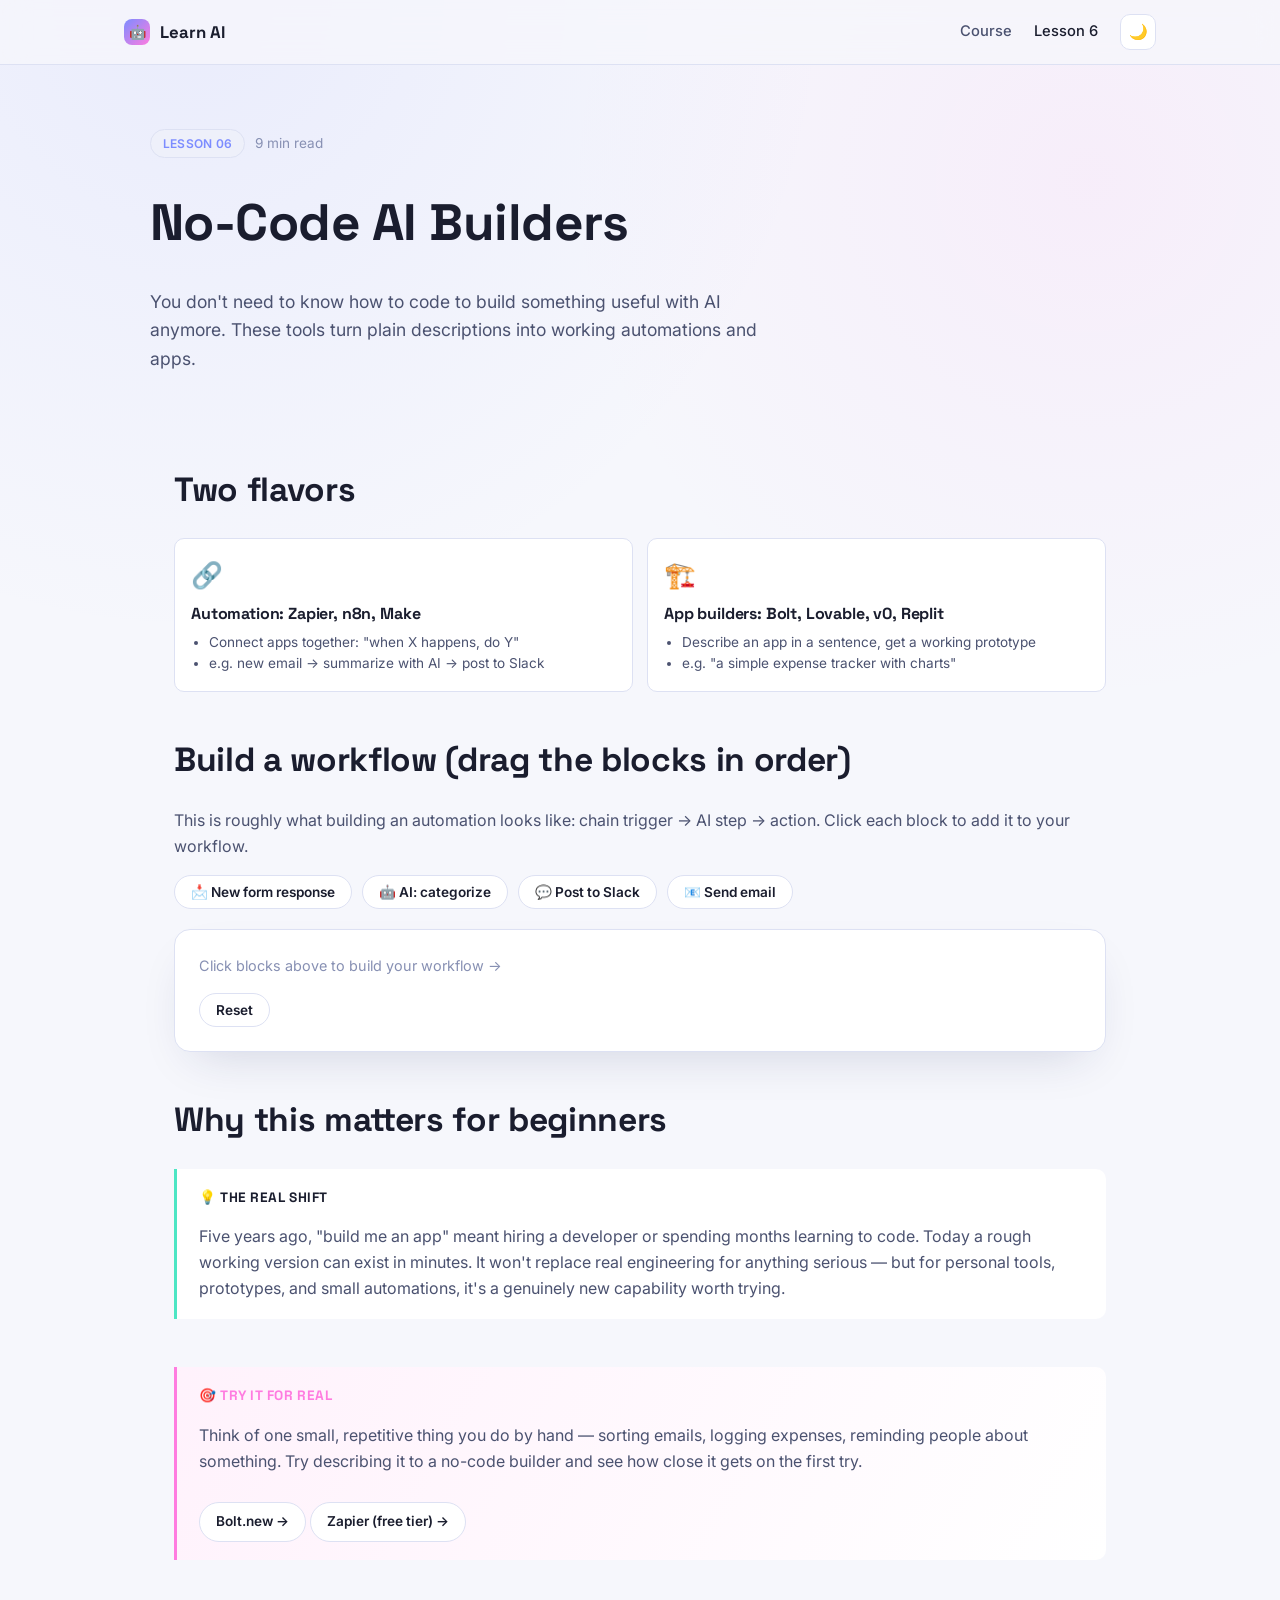
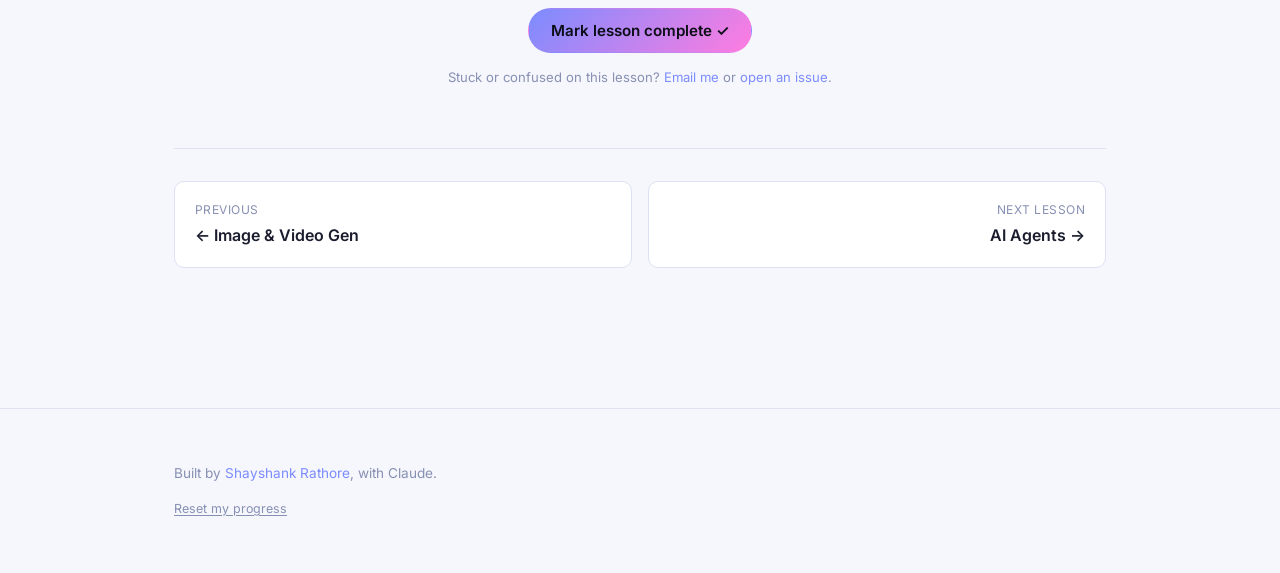
<file: lessons/06-no-code-ai-builders.html>
<!doctype html>
<html lang="en">
<head>
<meta charset="UTF-8">
<meta name="viewport" content="width=device-width, initial-scale=1.0">
<title>No-Code AI Builders — Learn AI</title>
<link rel="icon" href="data:image/svg+xml,<svg xmlns=%22http://www.w3.org/2000/svg%22 viewBox=%220 0 100 100%22><text y=%22.9em%22 font-size=%2290%22>🤖</text></svg>">
<link rel="stylesheet" href="../assets/css/style.css">
</head>
<body data-lesson="no-code-builders">

<nav class="site-nav">
  <div class="wrap">
    <a href="../index.html" class="brand"><span class="logo-dot">🤖</span> Learn AI</a>
    <div class="nav-links">
      <a href="../index.html">Course</a>
      <a href="#" class="active">Lesson 6</a>
      <button class="theme-toggle" onclick="toggleTheme()" aria-label="Toggle theme">🌙</button>
    </div>
  </div>
</nav>

<header class="wrap lesson-hero">
  <div class="lesson-meta">
    <span class="pill">Lesson 06</span>
    <span style="color:var(--text-faint); font-size:0.85rem;">9 min read</span>
  </div>
  <h1>No-Code AI Builders</h1>
  <p style="font-size:1.1rem; max-width:640px;">You don't need to know how to code to build something useful with AI anymore. These tools turn plain descriptions into working automations and apps.</p>
</header>

<main class="wrap lesson-body">

  <section>
    <h2>Two flavors</h2>
    <div class="tool-compare">
      <div class="tool-card"><span class="icon">🔗</span><h4>Automation: Zapier, n8n, Make</h4><ul><li>Connect apps together: "when X happens, do Y"</li><li>e.g. new email → summarize with AI → post to Slack</li></ul></div>
      <div class="tool-card"><span class="icon">🏗️</span><h4>App builders: Bolt, Lovable, v0, Replit</h4><ul><li>Describe an app in a sentence, get a working prototype</li><li>e.g. "a simple expense tracker with charts"</li></ul></div>
    </div>
  </section>

  <section>
    <h2>Build a workflow (drag the blocks in order)</h2>
    <p>This is roughly what building an automation looks like: chain trigger → AI step → action. Click each block to add it to your workflow.</p>

    <div style="display:flex; gap:10px; flex-wrap:wrap; margin-bottom:20px;" id="blockPalette">
      <button class="btn btn-ghost btn-sm" onclick="addBlock('📩','New form response')">📩 New form response</button>
      <button class="btn btn-ghost btn-sm" onclick="addBlock('🤖','AI: categorize as urgent/normal')">🤖 AI: categorize</button>
      <button class="btn btn-ghost btn-sm" onclick="addBlock('💬','Post to Slack channel')">💬 Post to Slack</button>
      <button class="btn btn-ghost btn-sm" onclick="addBlock('📧','Send confirmation email')">📧 Send email</button>
    </div>

    <div class="card" style="min-height:100px;">
      <div id="workflowChain" style="display:flex; flex-wrap:wrap; align-items:center; gap:10px; color:var(--text-faint); font-size:0.9rem;">
        Click blocks above to build your workflow →
      </div>
      <button class="btn btn-ghost btn-sm" style="margin-top:16px;" onclick="resetWorkflow()">Reset</button>
    </div>
  </section>

  <section>
    <h2>Why this matters for beginners</h2>
    <div class="callout tip">
      <span class="callout-label">💡 The real shift</span>
      <p>Five years ago, "build me an app" meant hiring a developer or spending months learning to code. Today a rough working version can exist in minutes. It won't replace real engineering for anything serious — but for personal tools, prototypes, and small automations, it's a genuinely new capability worth trying.</p>
    </div>
  </section>

  <section>
    <div class="callout real">
      <span class="callout-label">🎯 Try it for real</span>
      <p>Think of one small, repetitive thing you do by hand — sorting emails, logging expenses, reminding people about something. Try describing it to a no-code builder and see how close it gets on the first try.</p>
      <a href="https://bolt.new" target="_blank" rel="noopener" class="btn btn-ghost btn-sm">Bolt.new →</a>
      <a href="https://zapier.com" target="_blank" rel="noopener" class="btn btn-ghost btn-sm">Zapier (free tier) →</a>
    </div>
  </section>

  <div style="text-align:center; margin-top:20px;">
    <button class="btn btn-primary" onclick="markLessonComplete()">Mark lesson complete ✓</button>
    <p id="complete-marker" style="margin-top:10px; color:var(--accent-3); font-size:0.9rem;"></p>
    <p style="margin-top:14px; font-size:0.82rem; color:var(--text-faint);">Stuck or confused on this lesson? <a href="mailto:shayshankr@gmail.com?subject=Learn%20AI%20-%20Lesson%206%20feedback">Email me</a> or <a href="https://github.com/shayshankr/learn-ai/issues/new" target="_blank" rel="noopener">open an issue</a>.</p>
  </div>

  <div class="lesson-nav-footer">
    <a href="05-image-video-generation.html" class="nav-card"><small>Previous</small><span>← Image & Video Gen</span></a>
    <a href="07-ai-agents.html" class="nav-card next"><small>Next lesson</small><span>AI Agents →</span></a>
  </div>

</main>

<footer class="site-footer">
  <div class="wrap">
    <p>Built by <a href="https://github.com/shayshankr" target="_blank" rel="noopener">Shayshank Rathore</a>, with Claude.</p>
    <p style="margin-top:8px;"><button class="reset-link" onclick="resetProgress()">Reset my progress</button></p>
  </div>
</footer>

<script src="../assets/js/main.js"></script>
<script>
  function addBlock(icon, label) {
    const chain = document.getElementById('workflowChain');
    if (chain.dataset.count === undefined) { chain.dataset.count = '0'; chain.innerHTML = ''; }
    const count = parseInt(chain.dataset.count);
    if (count > 0) {
      const arrow = document.createElement('span');
      arrow.textContent = '→';
      arrow.style.color = 'var(--accent)';
      chain.appendChild(arrow);
    }
    const block = document.createElement('span');
    block.style.cssText = 'background:var(--panel-2); border:1px solid var(--border); border-radius:10px; padding:8px 14px; font-size:0.88rem; color:var(--text);';
    block.textContent = icon + ' ' + label;
    chain.appendChild(block);
    chain.dataset.count = String(count + 1);
  }
  function resetWorkflow() {
    const chain = document.getElementById('workflowChain');
    chain.dataset.count = '0';
    chain.innerHTML = 'Click blocks above to build your workflow →';
  }
</script>
<script data-goatcounter="https://shayshankr-learnai.goatcounter.com/count"
        async src="//gc.zgo.at/count.js"></script>
</body>
</html>
</file>
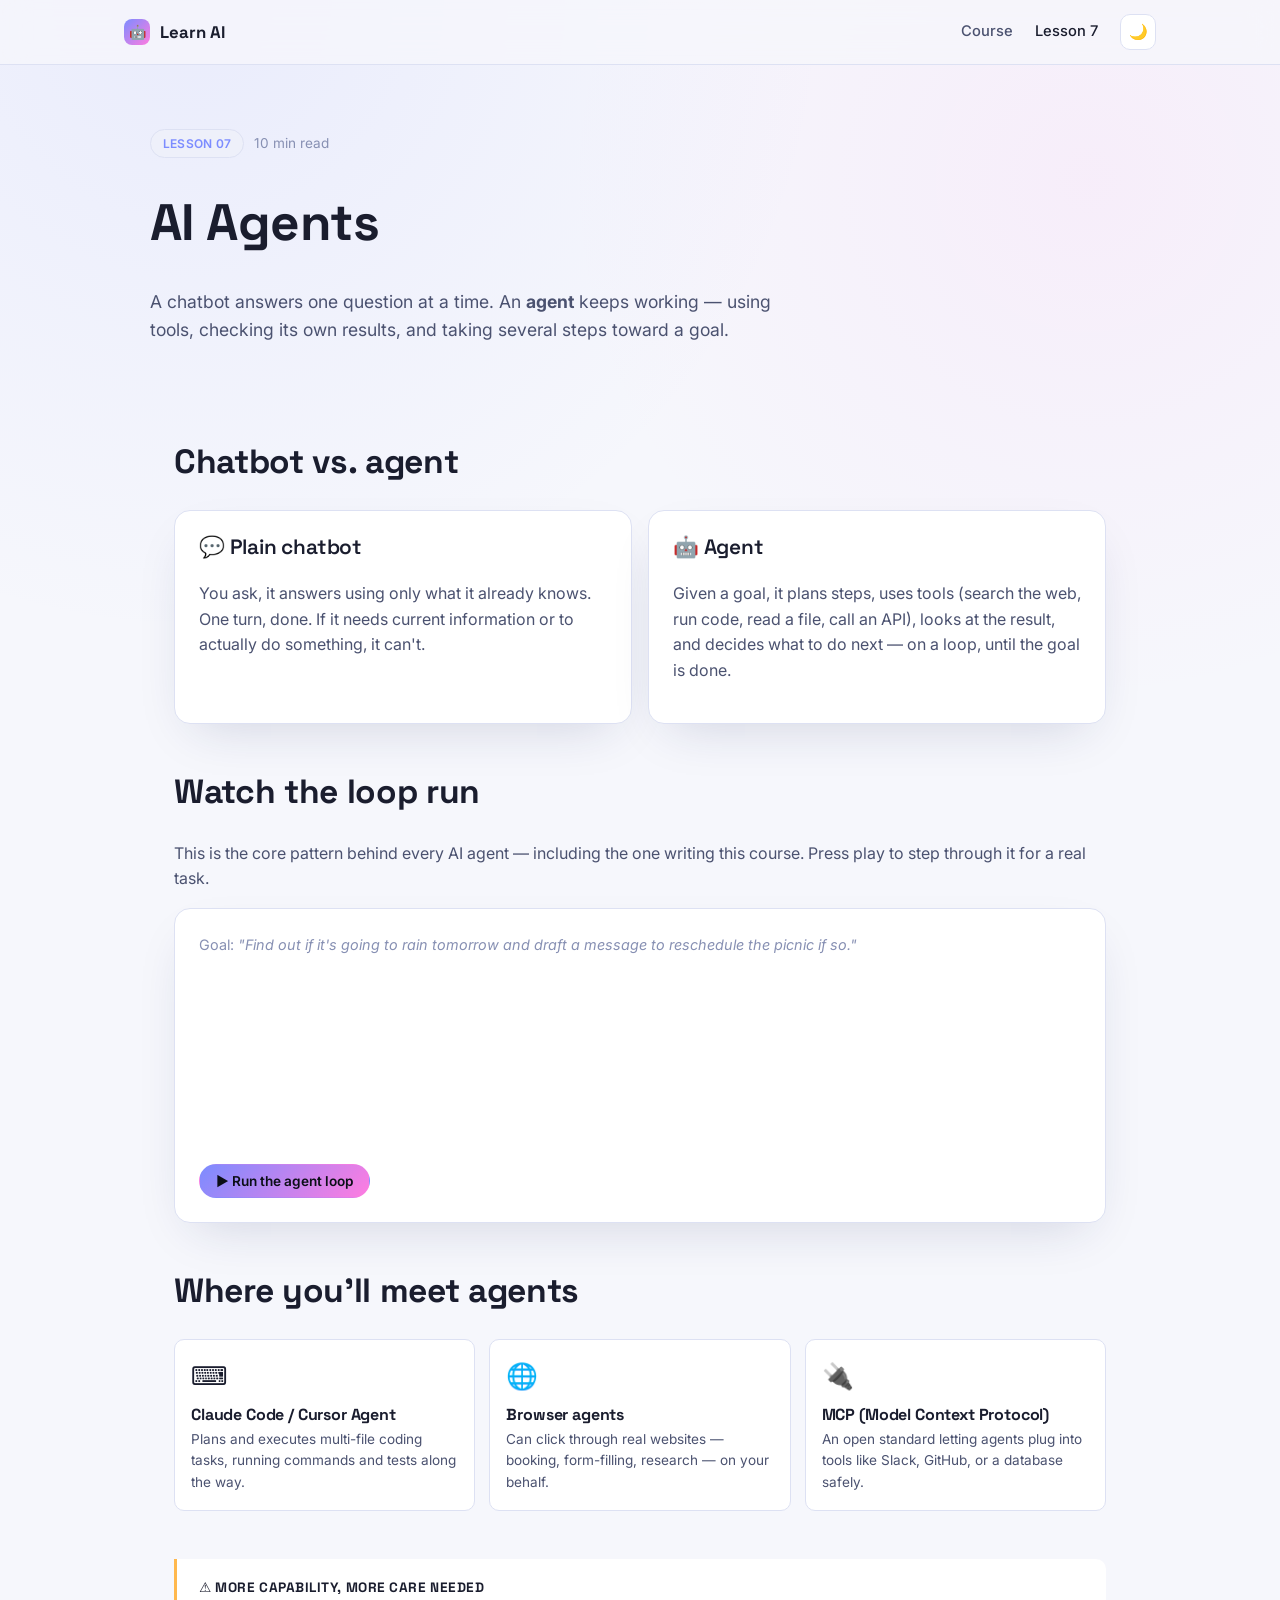
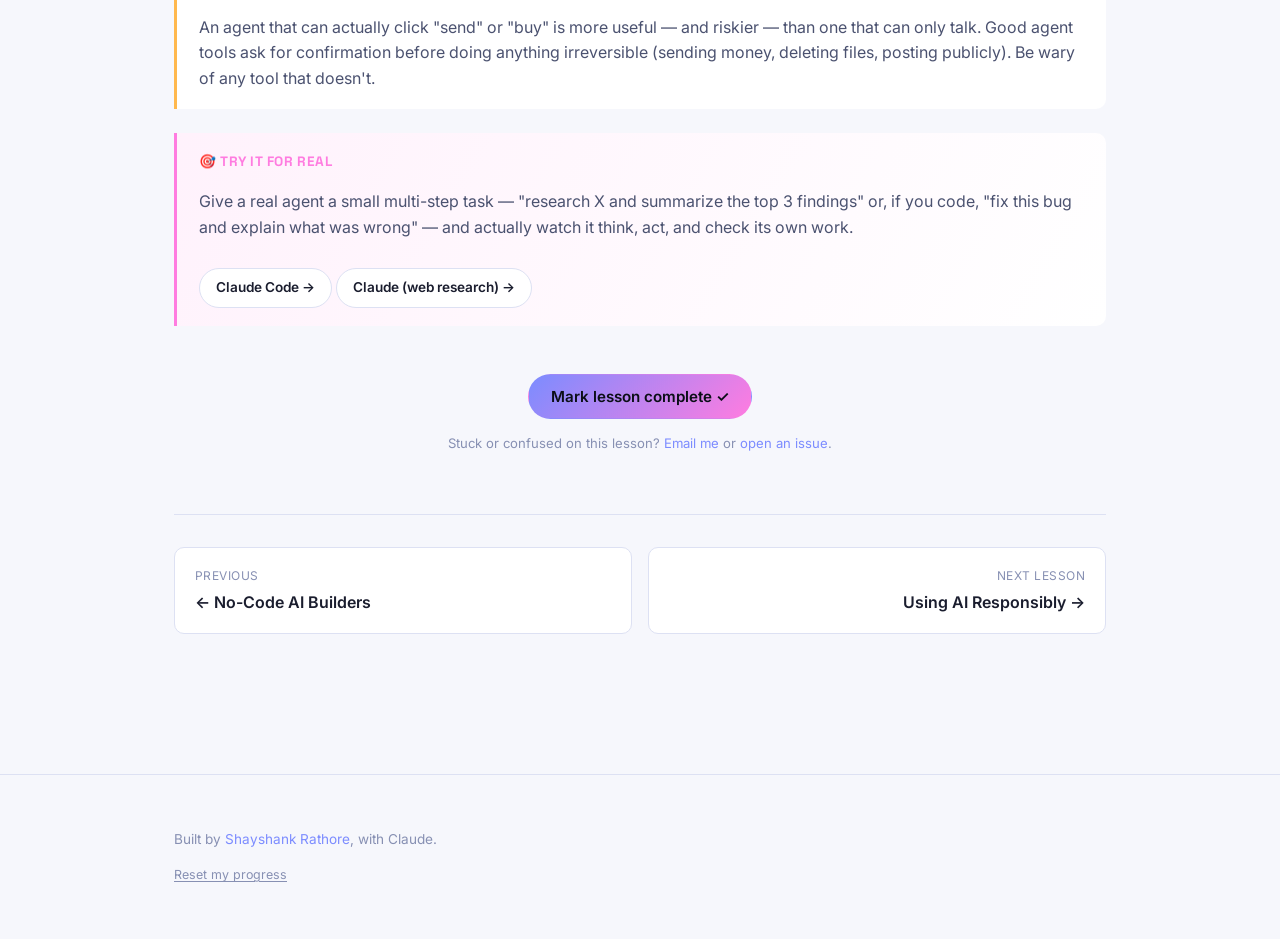
<file: lessons/07-ai-agents.html>
<!doctype html>
<html lang="en">
<head>
<meta charset="UTF-8">
<meta name="viewport" content="width=device-width, initial-scale=1.0">
<title>AI Agents — Learn AI</title>
<link rel="icon" href="data:image/svg+xml,<svg xmlns=%22http://www.w3.org/2000/svg%22 viewBox=%220 0 100 100%22><text y=%22.9em%22 font-size=%2290%22>🤖</text></svg>">
<link rel="stylesheet" href="../assets/css/style.css">
</head>
<body data-lesson="ai-agents">

<nav class="site-nav">
  <div class="wrap">
    <a href="../index.html" class="brand"><span class="logo-dot">🤖</span> Learn AI</a>
    <div class="nav-links">
      <a href="../index.html">Course</a>
      <a href="#" class="active">Lesson 7</a>
      <button class="theme-toggle" onclick="toggleTheme()" aria-label="Toggle theme">🌙</button>
    </div>
  </div>
</nav>

<header class="wrap lesson-hero">
  <div class="lesson-meta">
    <span class="pill">Lesson 07</span>
    <span style="color:var(--text-faint); font-size:0.85rem;">10 min read</span>
  </div>
  <h1>AI Agents</h1>
  <p style="font-size:1.1rem; max-width:640px;">A chatbot answers one question at a time. An <strong>agent</strong> keeps working — using tools, checking its own results, and taking several steps toward a goal.</p>
</header>

<main class="wrap lesson-body">

  <section>
    <h2>Chatbot vs. agent</h2>
    <div style="display:grid; grid-template-columns:1fr 1fr; gap:16px;">
      <div class="card">
        <h3 style="margin-top:0;">💬 Plain chatbot</h3>
        <p>You ask, it answers using only what it already knows. One turn, done. If it needs current information or to actually do something, it can't.</p>
      </div>
      <div class="card">
        <h3 style="margin-top:0;">🤖 Agent</h3>
        <p>Given a goal, it plans steps, uses tools (search the web, run code, read a file, call an API), looks at the result, and decides what to do next — on a loop, until the goal is done.</p>
      </div>
    </div>
  </section>

  <section>
    <h2>Watch the loop run</h2>
    <p>This is the core pattern behind every AI agent — including the one writing this course. Press play to step through it for a real task.</p>

    <div class="card">
      <p style="margin-top:0; font-size:0.9rem; color:var(--text-faint);">Goal: <em>"Find out if it's going to rain tomorrow and draft a message to reschedule the picnic if so."</em></p>
      <div id="agentSteps" style="display:flex; flex-direction:column; gap:10px; min-height:180px;"></div>
      <button class="btn btn-primary btn-sm" onclick="runAgentDemo()" id="agentBtn" style="margin-top:14px;">▶ Run the agent loop</button>
    </div>
  </section>

  <section>
    <h2>Where you'll meet agents</h2>
    <div class="tool-compare">
      <div class="tool-card"><span class="icon">⌨️</span><h4>Claude Code / Cursor Agent</h4><p style="font-size:0.85rem; margin:0;">Plans and executes multi-file coding tasks, running commands and tests along the way.</p></div>
      <div class="tool-card"><span class="icon">🌐</span><h4>Browser agents</h4><p style="font-size:0.85rem; margin:0;">Can click through real websites — booking, form-filling, research — on your behalf.</p></div>
      <div class="tool-card"><span class="icon">🔌</span><h4>MCP (Model Context Protocol)</h4><p style="font-size:0.85rem; margin:0;">An open standard letting agents plug into tools like Slack, GitHub, or a database safely.</p></div>
    </div>
  </section>

  <div class="callout warn">
    <span class="callout-label">⚠️ More capability, more care needed</span>
    <p>An agent that can actually click "send" or "buy" is more useful — and riskier — than one that can only talk. Good agent tools ask for confirmation before doing anything irreversible (sending money, deleting files, posting publicly). Be wary of any tool that doesn't.</p>
  </div>

  <section>
    <div class="callout real">
      <span class="callout-label">🎯 Try it for real</span>
      <p>Give a real agent a small multi-step task — "research X and summarize the top 3 findings" or, if you code, "fix this bug and explain what was wrong" — and actually watch it think, act, and check its own work.</p>
      <a href="https://claude.com/product/claude-code" target="_blank" rel="noopener" class="btn btn-ghost btn-sm">Claude Code →</a>
      <a href="https://claude.ai" target="_blank" rel="noopener" class="btn btn-ghost btn-sm">Claude (web research) →</a>
    </div>
  </section>

  <div style="text-align:center; margin-top:20px;">
    <button class="btn btn-primary" onclick="markLessonComplete()">Mark lesson complete ✓</button>
    <p id="complete-marker" style="margin-top:10px; color:var(--accent-3); font-size:0.9rem;"></p>
    <p style="margin-top:14px; font-size:0.82rem; color:var(--text-faint);">Stuck or confused on this lesson? <a href="mailto:shayshankr@gmail.com?subject=Learn%20AI%20-%20Lesson%207%20feedback">Email me</a> or <a href="https://github.com/shayshankr/learn-ai/issues/new" target="_blank" rel="noopener">open an issue</a>.</p>
  </div>

  <div class="lesson-nav-footer">
    <a href="06-no-code-ai-builders.html" class="nav-card"><small>Previous</small><span>← No-Code AI Builders</span></a>
    <a href="08-using-ai-responsibly.html" class="nav-card next"><small>Next lesson</small><span>Using AI Responsibly →</span></a>
  </div>

</main>

<footer class="site-footer">
  <div class="wrap">
    <p>Built by <a href="https://github.com/shayshankr" target="_blank" rel="noopener">Shayshank Rathore</a>, with Claude.</p>
    <p style="margin-top:8px;"><button class="reset-link" onclick="resetProgress()">Reset my progress</button></p>
  </div>
</footer>

<script src="../assets/js/main.js"></script>
<script>
  const agentSteps = [
    { icon: '🧠', label: 'Think', text: 'To answer this I need tomorrow\'s weather, then a decision, then maybe a draft message.' },
    { icon: '🔧', label: 'Act', text: 'Tool call → check_weather("tomorrow")' },
    { icon: '👀', label: 'Observe', text: 'Result: 80% chance of rain, heavy showers expected in the afternoon.' },
    { icon: '🧠', label: 'Think', text: 'Rain is likely — the picnic should probably move. I\'ll draft a reschedule message.' },
    { icon: '🔧', label: 'Act', text: 'Tool call → draft_message("Hey everyone, tomorrow\'s looking rainy — should we move the picnic to Sunday?")' },
    { icon: '✅', label: 'Done', text: 'Goal complete — weather checked, decision made, message drafted for your review.' }
  ];

  function runAgentDemo() {
    const container = document.getElementById('agentSteps');
    const btn = document.getElementById('agentBtn');
    container.innerHTML = '';
    btn.disabled = true;
    btn.textContent = 'Running…';
    agentSteps.forEach((step, i) => {
      setTimeout(() => {
        const row = document.createElement('div');
        row.style.cssText = 'display:flex; gap:12px; align-items:flex-start; opacity:0; transition:opacity .3s ease;';
        row.innerHTML = `<span style="font-size:1.2rem;">${step.icon}</span><div><strong style="color:var(--accent); font-size:0.8rem; text-transform:uppercase; letter-spacing:0.04em;">${step.label}</strong><p style="margin:2px 0 0; font-size:0.9rem; color:var(--text);">${step.text}</p></div>`;
        container.appendChild(row);
        requestAnimationFrame(() => row.style.opacity = '1');
        if (i === agentSteps.length - 1) {
          btn.textContent = '↻ Run again';
          btn.disabled = false;
        }
      }, i * 900);
    });
  }
</script>
<script data-goatcounter="https://shayshankr-learnai.goatcounter.com/count"
        async src="//gc.zgo.at/count.js"></script>
</body>
</html>
</file>
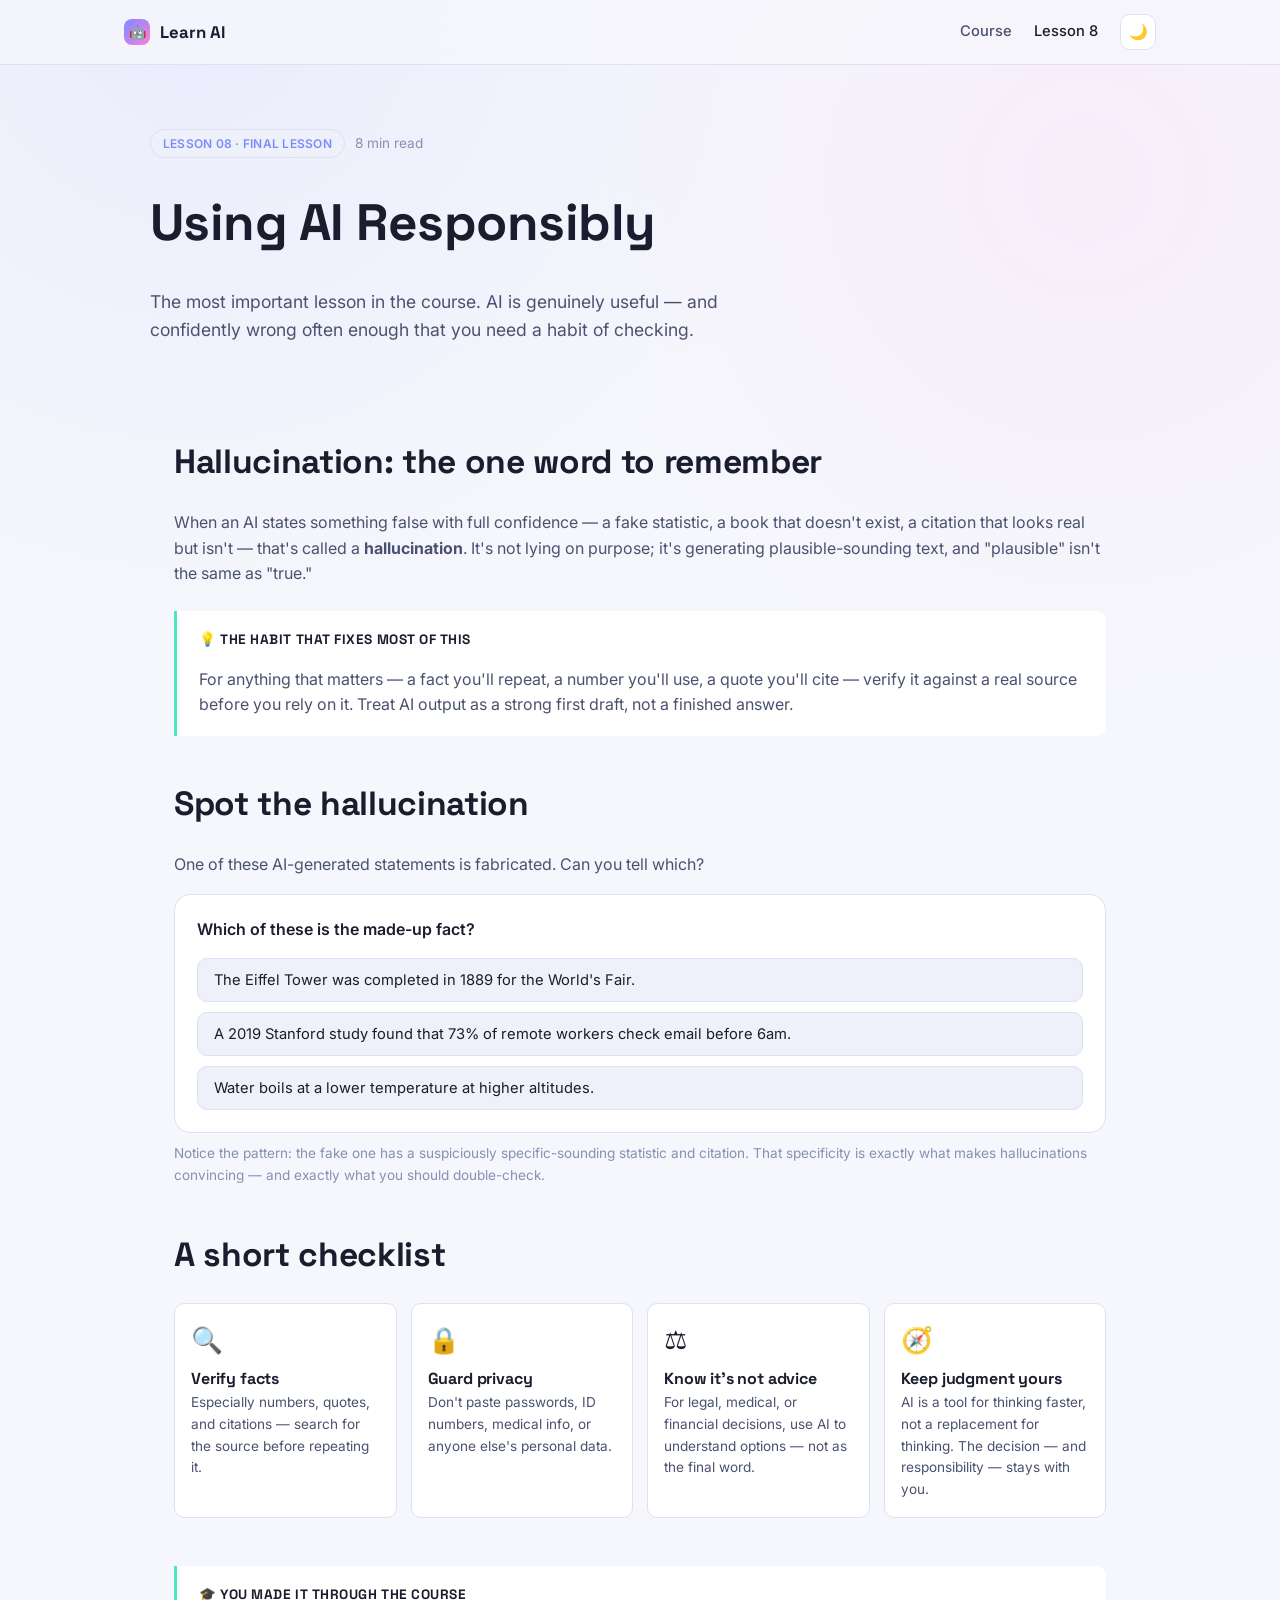
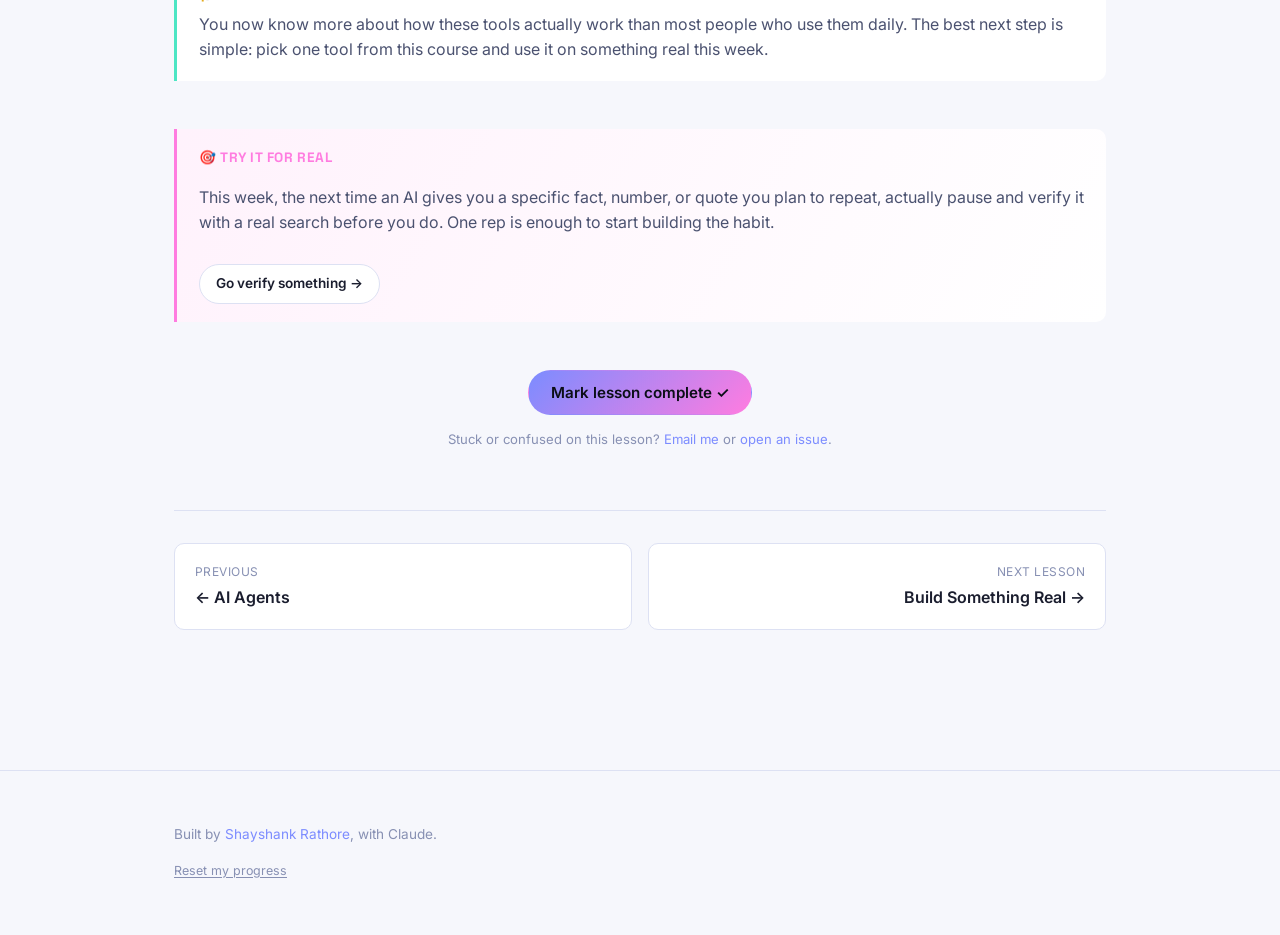
<file: lessons/08-using-ai-responsibly.html>
<!doctype html>
<html lang="en">
<head>
<meta charset="UTF-8">
<meta name="viewport" content="width=device-width, initial-scale=1.0">
<title>Using AI Responsibly — Learn AI</title>
<link rel="icon" href="data:image/svg+xml,<svg xmlns=%22http://www.w3.org/2000/svg%22 viewBox=%220 0 100 100%22><text y=%22.9em%22 font-size=%2290%22>🤖</text></svg>">
<link rel="stylesheet" href="../assets/css/style.css">
</head>
<body data-lesson="using-ai-responsibly">

<nav class="site-nav">
  <div class="wrap">
    <a href="../index.html" class="brand"><span class="logo-dot">🤖</span> Learn AI</a>
    <div class="nav-links">
      <a href="../index.html">Course</a>
      <a href="#" class="active">Lesson 8</a>
      <button class="theme-toggle" onclick="toggleTheme()" aria-label="Toggle theme">🌙</button>
    </div>
  </div>
</nav>

<header class="wrap lesson-hero">
  <div class="lesson-meta">
    <span class="pill">Lesson 08 · Final lesson</span>
    <span style="color:var(--text-faint); font-size:0.85rem;">8 min read</span>
  </div>
  <h1>Using AI Responsibly</h1>
  <p style="font-size:1.1rem; max-width:640px;">The most important lesson in the course. AI is genuinely useful — and confidently wrong often enough that you need a habit of checking.</p>
</header>

<main class="wrap lesson-body">

  <section>
    <h2>Hallucination: the one word to remember</h2>
    <p>When an AI states something false with full confidence — a fake statistic, a book that doesn't exist, a citation that looks real but isn't — that's called a <strong>hallucination</strong>. It's not lying on purpose; it's generating plausible-sounding text, and "plausible" isn't the same as "true."</p>
    <div class="callout tip">
      <span class="callout-label">💡 The habit that fixes most of this</span>
      <p>For anything that matters — a fact you'll repeat, a number you'll use, a quote you'll cite — verify it against a real source before you rely on it. Treat AI output as a strong first draft, not a finished answer.</p>
    </div>
  </section>

  <section>
    <h2>Spot the hallucination</h2>
    <p>One of these AI-generated statements is fabricated. Can you tell which?</p>
    <div class="quiz" id="quiz8">
      <p style="margin-top:0; font-weight:600; color:var(--text);">Which of these is the made-up fact?</p>
      <button class="quiz-opt" data-correct="false">The Eiffel Tower was completed in 1889 for the World's Fair.</button>
      <button class="quiz-opt" data-correct="true">A 2019 Stanford study found that 73% of remote workers check email before 6am.</button>
      <button class="quiz-opt" data-correct="false">Water boils at a lower temperature at higher altitudes.</button>
      <div class="quiz-feedback" id="quiz8-feedback"></div>
    </div>
    <p style="font-size:0.85rem; color:var(--text-faint); margin-top:10px;">Notice the pattern: the fake one has a suspiciously specific-sounding statistic and citation. That specificity is exactly what makes hallucinations convincing — and exactly what you should double-check.</p>
  </section>

  <section>
    <h2>A short checklist</h2>
    <div class="tool-compare">
      <div class="tool-card"><span class="icon">🔍</span><h4>Verify facts</h4><p style="font-size:0.85rem; margin:0;">Especially numbers, quotes, and citations — search for the source before repeating it.</p></div>
      <div class="tool-card"><span class="icon">🔒</span><h4>Guard privacy</h4><p style="font-size:0.85rem; margin:0;">Don't paste passwords, ID numbers, medical info, or anyone else's personal data.</p></div>
      <div class="tool-card"><span class="icon">⚖️</span><h4>Know it's not advice</h4><p style="font-size:0.85rem; margin:0;">For legal, medical, or financial decisions, use AI to understand options — not as the final word.</p></div>
      <div class="tool-card"><span class="icon">🧭</span><h4>Keep judgment yours</h4><p style="font-size:0.85rem; margin:0;">AI is a tool for thinking faster, not a replacement for thinking. The decision — and responsibility — stays with you.</p></div>
    </div>
  </section>

  <section>
    <div class="callout" style="border-color:var(--accent-3);">
      <span class="callout-label">🎓 You made it through the course</span>
      <p style="margin:0;">You now know more about how these tools actually work than most people who use them daily. The best next step is simple: pick one tool from this course and use it on something real this week.</p>
    </div>
  </section>

  <section>
    <div class="callout real">
      <span class="callout-label">🎯 Try it for real</span>
      <p>This week, the next time an AI gives you a specific fact, number, or quote you plan to repeat, actually pause and verify it with a real search before you do. One rep is enough to start building the habit.</p>
      <a href="https://www.google.com" target="_blank" rel="noopener" class="btn btn-ghost btn-sm">Go verify something →</a>
    </div>
  </section>

  <div style="text-align:center; margin-top:20px;">
    <button class="btn btn-primary" onclick="markLessonComplete()">Mark lesson complete ✓</button>
    <p id="complete-marker" style="margin-top:10px; color:var(--accent-3); font-size:0.9rem;"></p>
    <p style="margin-top:14px; font-size:0.82rem; color:var(--text-faint);">Stuck or confused on this lesson? <a href="mailto:shayshankr@gmail.com?subject=Learn%20AI%20-%20Lesson%208%20feedback">Email me</a> or <a href="https://github.com/shayshankr/learn-ai/issues/new" target="_blank" rel="noopener">open an issue</a>.</p>
  </div>

  <div class="lesson-nav-footer">
    <a href="07-ai-agents.html" class="nav-card"><small>Previous</small><span>← AI Agents</span></a>
    <a href="09-build-something-real.html" class="nav-card next"><small>Next lesson</small><span>Build Something Real →</span></a>
  </div>

</main>

<footer class="site-footer">
  <div class="wrap">
    <p>Built by <a href="https://github.com/shayshankr" target="_blank" rel="noopener">Shayshank Rathore</a>, with Claude.</p>
    <p style="margin-top:8px;"><button class="reset-link" onclick="resetProgress()">Reset my progress</button></p>
  </div>
</footer>

<script src="../assets/js/main.js"></script>
<script>
  document.querySelectorAll('#quiz8 .quiz-opt').forEach(btn => {
    btn.addEventListener('click', () => {
      const quiz = document.getElementById('quiz8');
      const fb = document.getElementById('quiz8-feedback');
      quiz.querySelectorAll('.quiz-opt').forEach(b => b.disabled = true);
      if (btn.dataset.correct === 'true') {
        btn.classList.add('correct');
        fb.textContent = '✓ Right — that "Stanford study" is invented. The Eiffel Tower and boiling-point facts are both real.';
      } else {
        btn.classList.add('wrong');
        quiz.querySelector('[data-correct="true"]').classList.add('correct');
        fb.textContent = 'Not quite — the fabricated one is highlighted above. The oddly specific stat with a vague citation is a classic hallucination pattern.';
      }
      fb.classList.add('show');
    });
  });
</script>
<script data-goatcounter="https://shayshankr-learnai.goatcounter.com/count"
        async src="//gc.zgo.at/count.js"></script>
</body>
</html>
</file>
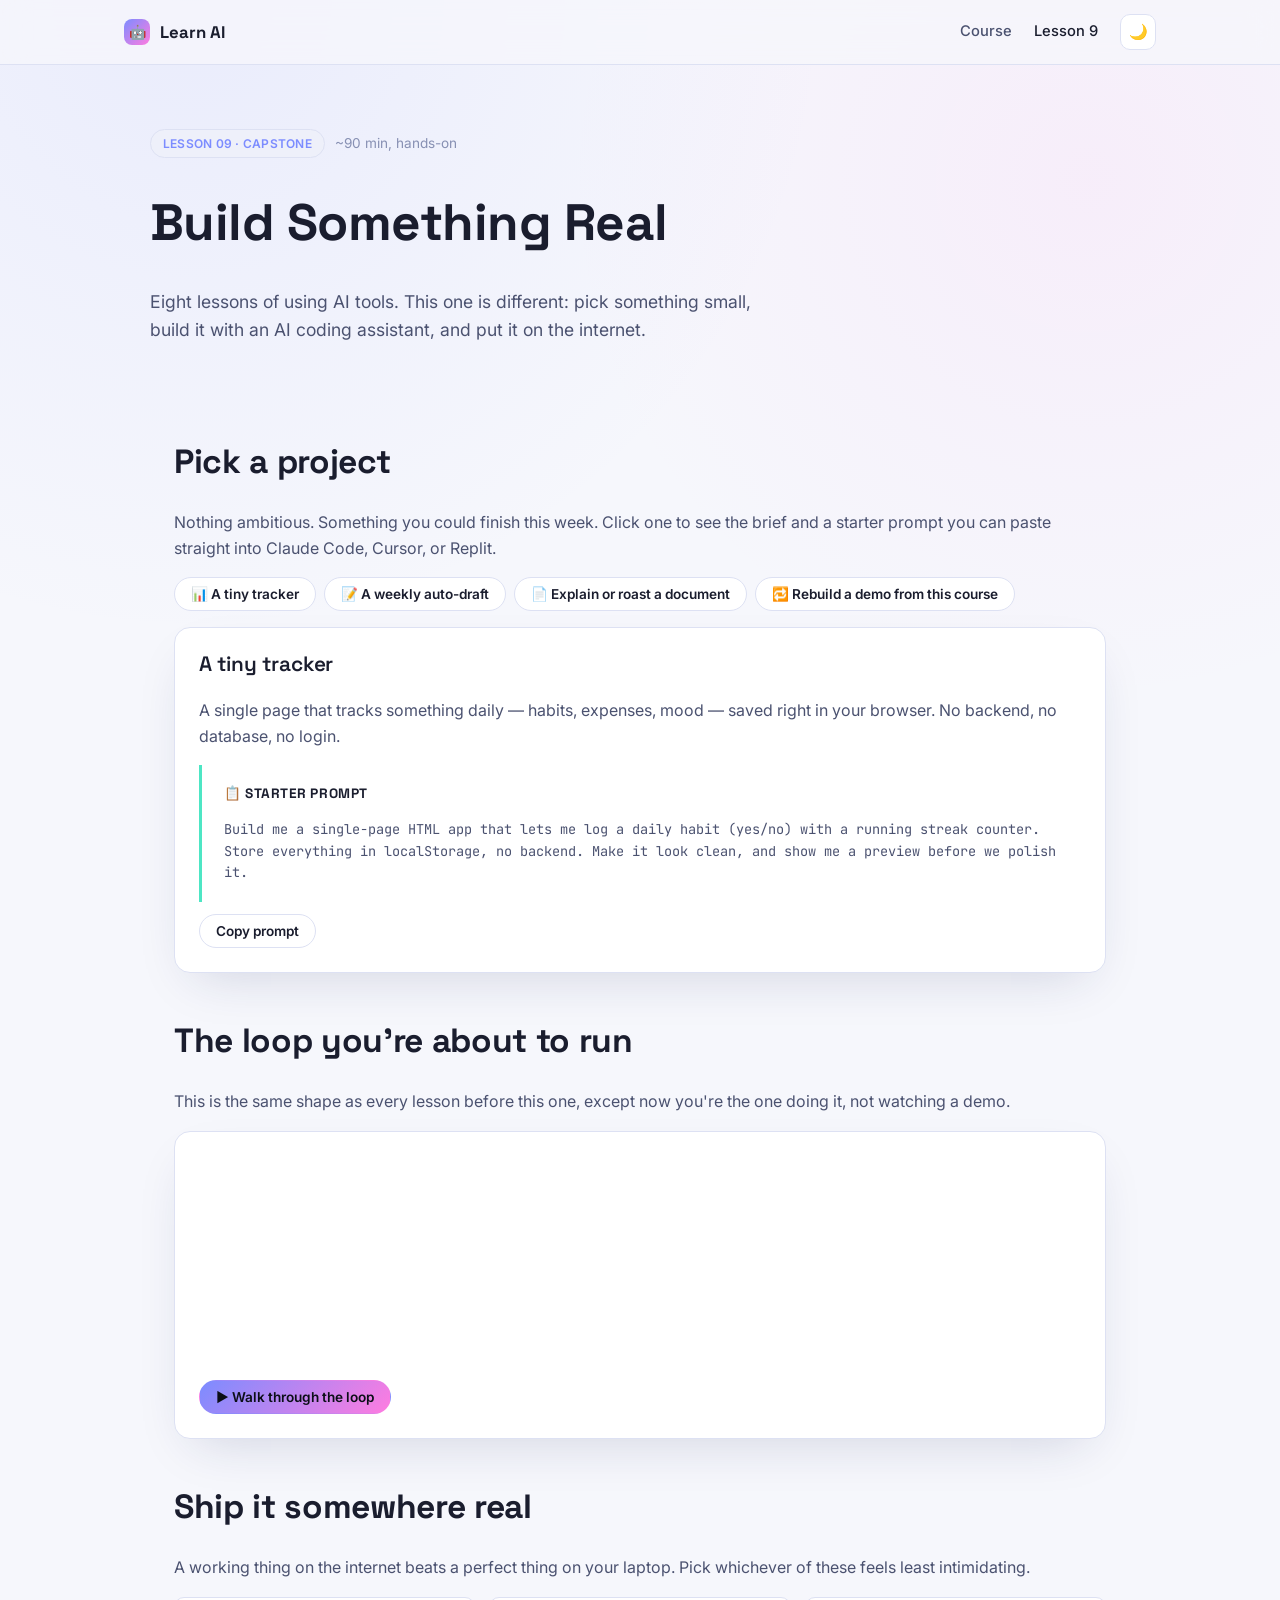
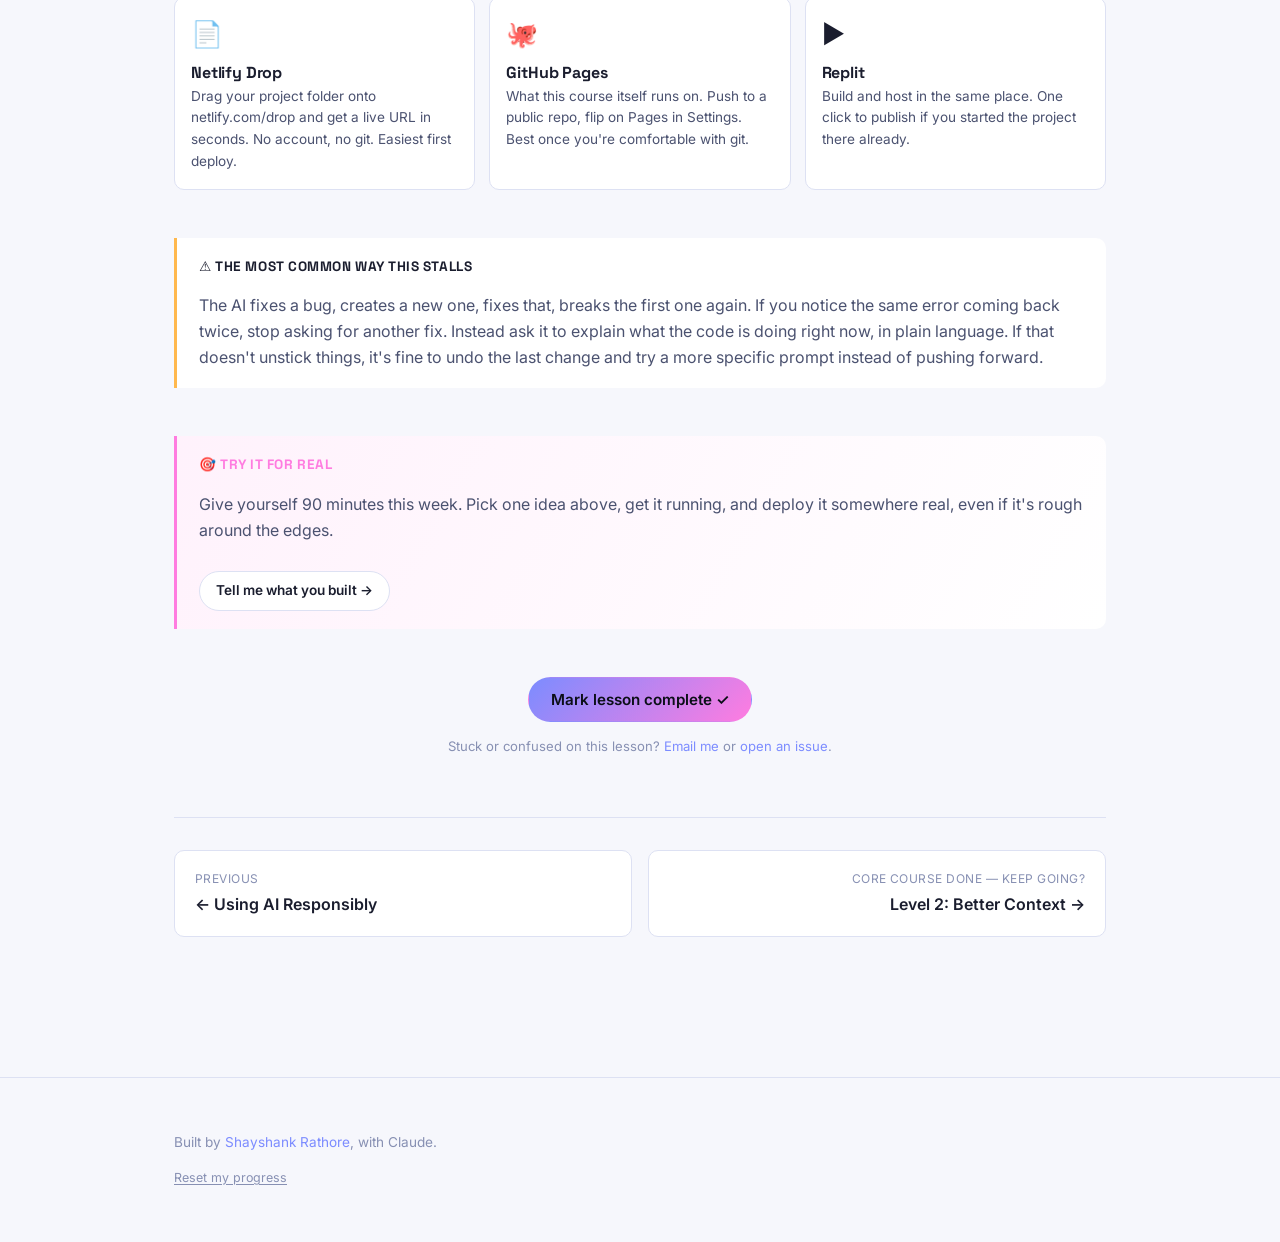
<file: lessons/09-build-something-real.html>
<!doctype html>
<html lang="en">
<head>
<meta charset="UTF-8">
<meta name="viewport" content="width=device-width, initial-scale=1.0">
<title>Build Something Real — Learn AI</title>
<link rel="icon" href="data:image/svg+xml,<svg xmlns=%22http://www.w3.org/2000/svg%22 viewBox=%220 0 100 100%22><text y=%22.9em%22 font-size=%2290%22>🤖</text></svg>">
<link rel="stylesheet" href="../assets/css/style.css">
</head>
<body data-lesson="build-something-real">

<nav class="site-nav">
  <div class="wrap">
    <a href="../index.html" class="brand"><span class="logo-dot">🤖</span> Learn AI</a>
    <div class="nav-links">
      <a href="../index.html">Course</a>
      <a href="#" class="active">Lesson 9</a>
      <button class="theme-toggle" onclick="toggleTheme()" aria-label="Toggle theme">🌙</button>
    </div>
  </div>
</nav>

<header class="wrap lesson-hero">
  <div class="lesson-meta">
    <span class="pill">Lesson 09 · Capstone</span>
    <span style="color:var(--text-faint); font-size:0.85rem;">~90 min, hands-on</span>
  </div>
  <h1>Build Something Real</h1>
  <p style="font-size:1.1rem; max-width:640px;">Eight lessons of using AI tools. This one is different: pick something small, build it with an AI coding assistant, and put it on the internet.</p>
</header>

<main class="wrap lesson-body">

  <section>
    <h2>Pick a project</h2>
    <p>Nothing ambitious. Something you could finish this week. Click one to see the brief and a starter prompt you can paste straight into Claude Code, Cursor, or Replit.</p>

    <div style="display:flex; gap:8px; flex-wrap:wrap; margin:16px 0;" id="projectButtons">
      <button class="btn btn-ghost btn-sm" onclick="setProject(0)">📊 A tiny tracker</button>
      <button class="btn btn-ghost btn-sm" onclick="setProject(1)">📝 A weekly auto-draft</button>
      <button class="btn btn-ghost btn-sm" onclick="setProject(2)">📄 Explain or roast a document</button>
      <button class="btn btn-ghost btn-sm" onclick="setProject(3)">🔁 Rebuild a demo from this course</button>
    </div>

    <div class="card">
      <h3 style="margin-top:0;" id="projTitle">A tiny tracker</h3>
      <p id="projBrief">A single page that tracks something daily — habits, expenses, mood — saved right in your browser. No backend, no database, no login.</p>
      <div class="callout tip" style="margin:16px 0 0;">
        <span class="callout-label">📋 Starter prompt</span>
        <p id="projPrompt" style="font-family:var(--font-mono); font-size:0.85rem;">Build me a single-page HTML app that lets me log a daily habit (yes/no) with a running streak counter. Store everything in localStorage, no backend. Make it look clean, and show me a preview before we polish it.</p>
      </div>
      <button class="btn btn-ghost btn-sm" style="margin-top:12px;" onclick="copyProjectPrompt()">Copy prompt</button>
      <span id="projCopyFeedback" style="font-size:0.85rem; color:var(--accent-3); margin-left:10px;"></span>
    </div>
  </section>

  <section>
    <h2>The loop you're about to run</h2>
    <p>This is the same shape as every lesson before this one, except now you're the one doing it, not watching a demo.</p>

    <div class="card">
      <div id="buildSteps" style="display:flex; flex-direction:column; gap:10px; min-height:210px;"></div>
      <button class="btn btn-primary btn-sm" onclick="runBuildLoop()" id="buildBtn" style="margin-top:14px;">▶ Walk through the loop</button>
    </div>
  </section>

  <section>
    <h2>Ship it somewhere real</h2>
    <p>A working thing on the internet beats a perfect thing on your laptop. Pick whichever of these feels least intimidating.</p>
    <div class="tool-compare">
      <div class="tool-card"><span class="icon">📄</span><h4>Netlify Drop</h4><p style="font-size:0.85rem; margin:0;">Drag your project folder onto netlify.com/drop and get a live URL in seconds. No account, no git. Easiest first deploy.</p></div>
      <div class="tool-card"><span class="icon">🐙</span><h4>GitHub Pages</h4><p style="font-size:0.85rem; margin:0;">What this course itself runs on. Push to a public repo, flip on Pages in Settings. Best once you're comfortable with git.</p></div>
      <div class="tool-card"><span class="icon">▶️</span><h4>Replit</h4><p style="font-size:0.85rem; margin:0;">Build and host in the same place. One click to publish if you started the project there already.</p></div>
    </div>
  </section>

  <section>
    <div class="callout warn">
      <span class="callout-label">⚠️ The most common way this stalls</span>
      <p>The AI fixes a bug, creates a new one, fixes that, breaks the first one again. If you notice the same error coming back twice, stop asking for another fix. Instead ask it to explain what the code is doing right now, in plain language. If that doesn't unstick things, it's fine to undo the last change and try a more specific prompt instead of pushing forward.</p>
    </div>
  </section>

  <section>
    <div class="callout real">
      <span class="callout-label">🎯 Try it for real</span>
      <p>Give yourself 90 minutes this week. Pick one idea above, get it running, and deploy it somewhere real, even if it's rough around the edges.</p>
      <a href="mailto:shayshankr@gmail.com?subject=Learn%20AI%20-%20I%20built%20something" target="_blank" rel="noopener" class="btn btn-ghost btn-sm">Tell me what you built →</a>
    </div>
  </section>

  <div style="text-align:center; margin-top:20px;">
    <button class="btn btn-primary" onclick="markLessonComplete()">Mark lesson complete ✓</button>
    <p id="complete-marker" style="margin-top:10px; color:var(--accent-3); font-size:0.9rem;"></p>
    <p style="margin-top:14px; font-size:0.82rem; color:var(--text-faint);">Stuck or confused on this lesson? <a href="mailto:shayshankr@gmail.com?subject=Learn%20AI%20-%20Lesson%209%20feedback">Email me</a> or <a href="https://github.com/shayshankr/learn-ai/issues/new" target="_blank" rel="noopener">open an issue</a>.</p>
  </div>

  <div class="lesson-nav-footer">
    <a href="08-using-ai-responsibly.html" class="nav-card"><small>Previous</small><span>← Using AI Responsibly</span></a>
    <a href="l2-01-better-context.html" class="nav-card next"><small>Core course done — keep going?</small><span>Level 2: Better Context →</span></a>
  </div>

</main>

<footer class="site-footer">
  <div class="wrap">
    <p>Built by <a href="https://github.com/shayshankr" target="_blank" rel="noopener">Shayshank Rathore</a>, with Claude.</p>
    <p style="margin-top:8px;"><button class="reset-link" onclick="resetProgress()">Reset my progress</button></p>
  </div>
</footer>

<script src="../assets/js/main.js"></script>
<script>
  const projects = [
    {
      title: 'A tiny tracker',
      brief: 'A single page that tracks something daily — habits, expenses, mood — saved right in your browser. No backend, no database, no login.',
      prompt: 'Build me a single-page HTML app that lets me log a daily habit (yes/no) with a running streak counter. Store everything in localStorage, no backend. Make it look clean, and show me a preview before we polish it.'
    },
    {
      title: 'A weekly auto-draft',
      brief: 'Something that reads a few notes you jot during the week and drafts a short summary for you every Friday.',
      prompt: "Help me build a small app that takes notes I paste in through the week and generates a short weekly summary I can review before sending. Start simple: a text box in, a formatted summary out."
    },
    {
      title: 'Explain or roast a document',
      brief: 'Paste in an email, resume, or contract clause and get a plain-language explanation, or an honest critique, back.',
      prompt: "Build me a single-page app with a text box where I paste in a document, like a resume or a contract clause, and a button that sends it to an AI to explain it in plain language. I don't have an API key set up yet, help me figure out the simplest way to wire this up."
    },
    {
      title: 'Rebuild a demo from this course',
      brief: "Pick any interactive demo from Lessons 1-8, the prompt builder, the quiz, the workflow diagram, and rebuild it yourself from scratch.",
      prompt: "I want to rebuild a prompt-builder demo: a few dropdowns that assemble a sentence live as you change them. Help me build a simple version of that from scratch in one HTML file."
    }
  ];

  function setProject(i) {
    document.getElementById('projTitle').textContent = projects[i].title;
    document.getElementById('projBrief').textContent = projects[i].brief;
    document.getElementById('projPrompt').textContent = projects[i].prompt;
    document.getElementById('projCopyFeedback').textContent = '';
  }

  function copyProjectPrompt() {
    const text = document.getElementById('projPrompt').textContent;
    navigator.clipboard.writeText(text).then(() => {
      document.getElementById('projCopyFeedback').textContent = '✓ copied';
      setTimeout(() => document.getElementById('projCopyFeedback').textContent = '', 1500);
    }).catch(() => {
      document.getElementById('projCopyFeedback').textContent = 'select the text above to copy';
    });
  }

  const buildLoopSteps = [
    { icon: '📝', label: 'Prompt', text: 'Paste your starter prompt into Claude Code, Cursor, or Replit.' },
    { icon: '⚙️', label: 'Run', text: 'Run what it gives you. Something almost always breaks the first time. That\'s normal.' },
    { icon: '🐛', label: 'Error', text: 'Copy the exact error message and paste it back. Don\'t describe it from memory.' },
    { icon: '🔁', label: 'Fix', text: 'It fixes it, or asks a clarifying question. Answer honestly, even "I don\'t know, what do you recommend?"' },
    { icon: '👀', label: 'Review', text: "Read what changed before you accept it. If a line doesn't make sense, ask it to explain that line." },
    { icon: '🚀', label: 'Ship', text: 'Once it works, deploy it. See the options below.' }
  ];

  function runBuildLoop() {
    const container = document.getElementById('buildSteps');
    const btn = document.getElementById('buildBtn');
    container.innerHTML = '';
    btn.disabled = true;
    btn.textContent = 'Walking through it…';
    buildLoopSteps.forEach((step, i) => {
      setTimeout(() => {
        const row = document.createElement('div');
        row.style.cssText = 'display:flex; gap:12px; align-items:flex-start; opacity:0; transition:opacity .3s ease;';
        row.innerHTML = `<span style="font-size:1.2rem;">${step.icon}</span><div><strong style="color:var(--accent); font-size:0.8rem; text-transform:uppercase; letter-spacing:0.04em;">${step.label}</strong><p style="margin:2px 0 0; font-size:0.9rem; color:var(--text);">${step.text}</p></div>`;
        container.appendChild(row);
        requestAnimationFrame(() => row.style.opacity = '1');
        if (i === buildLoopSteps.length - 1) {
          btn.textContent = '↻ Run again';
          btn.disabled = false;
        }
      }, i * 850);
    });
  }
</script>
<script data-goatcounter="https://shayshankr-learnai.goatcounter.com/count"
        async src="//gc.zgo.at/count.js"></script>
</body>
</html>
</file>
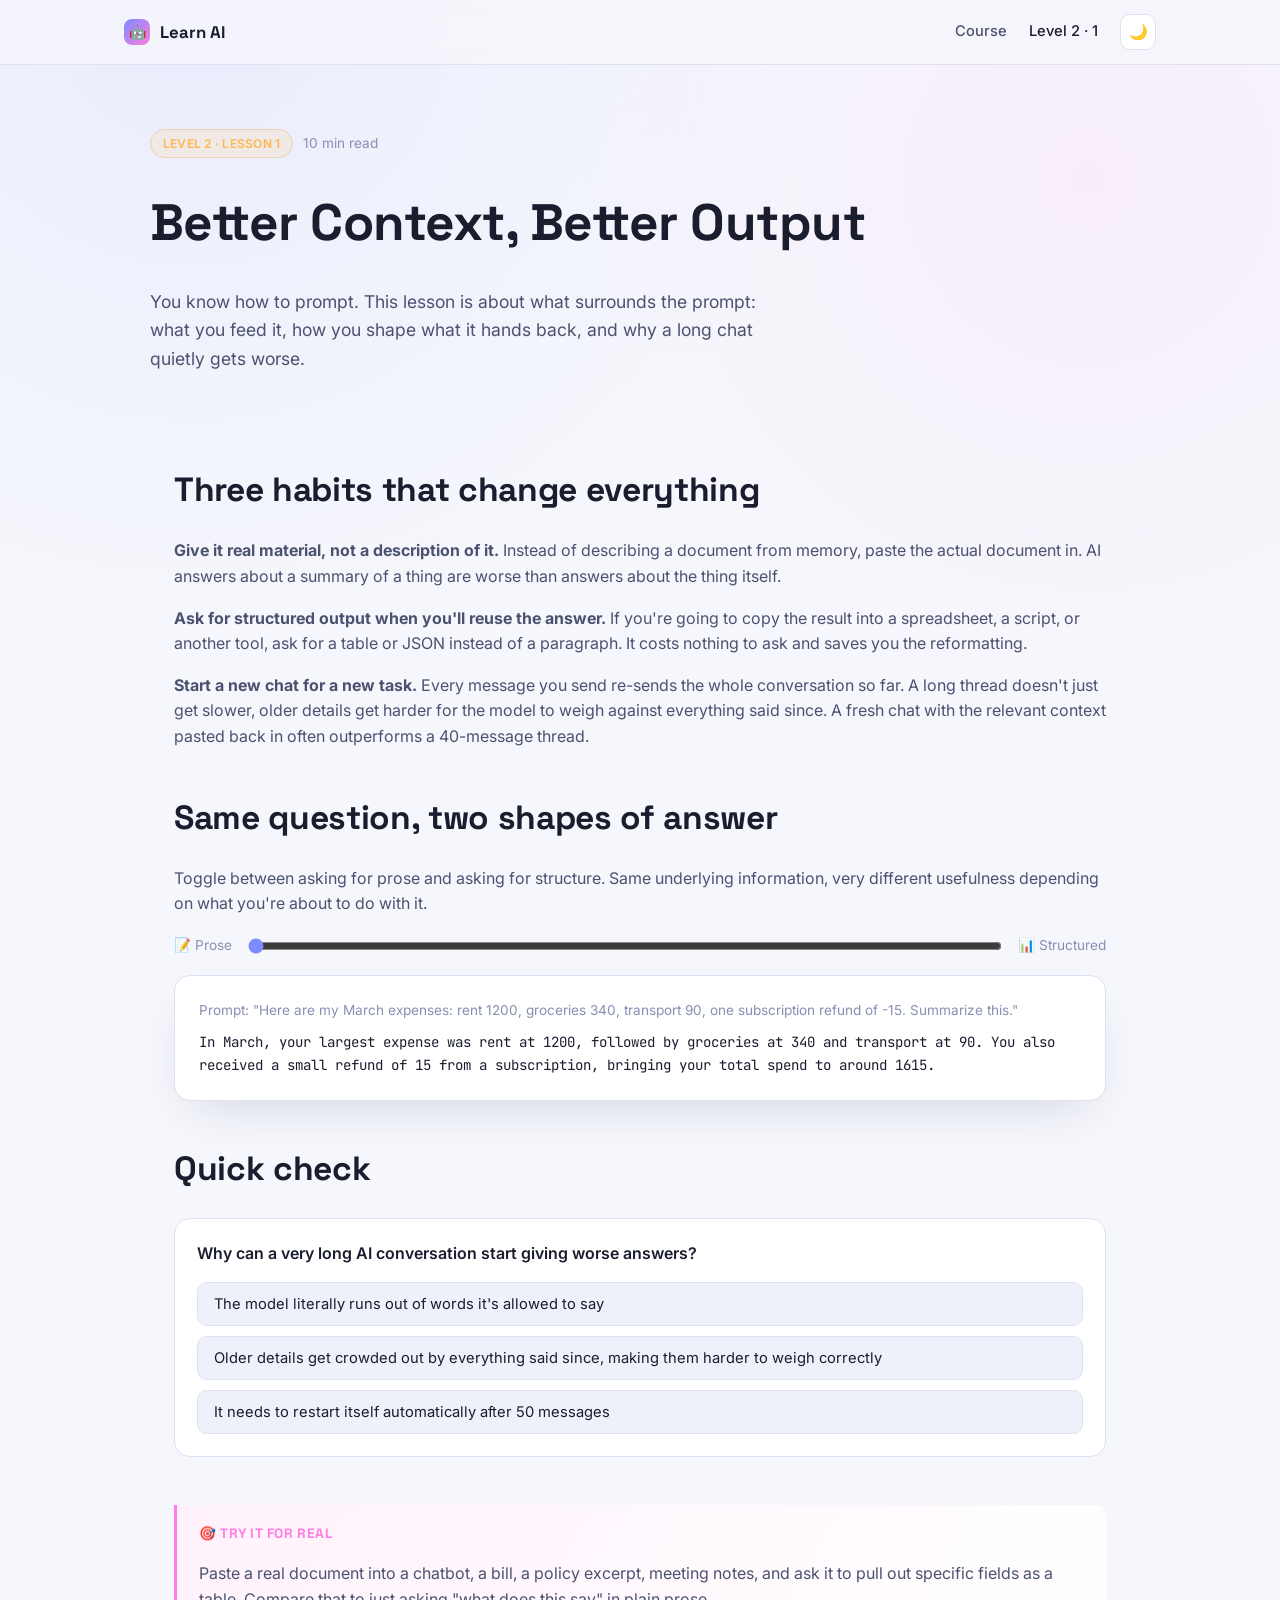
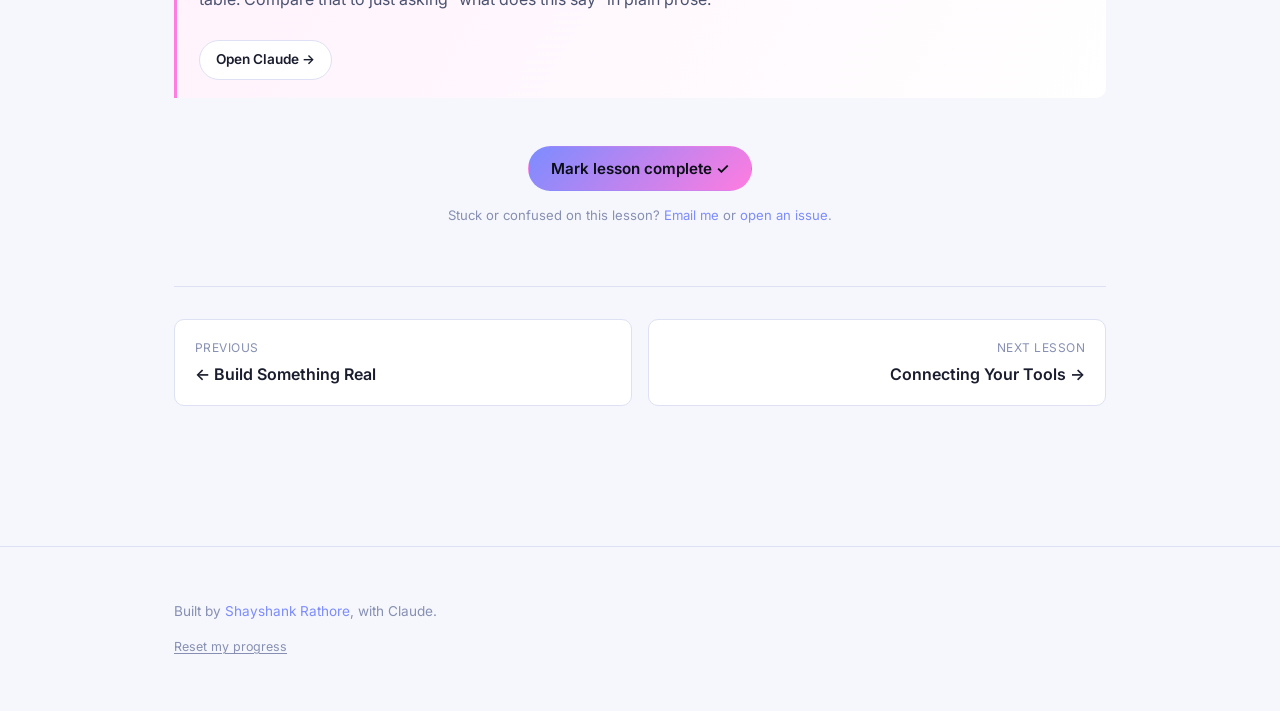
<file: lessons/l2-01-better-context.html>
<!doctype html>
<html lang="en">
<head>
<meta charset="UTF-8">
<meta name="viewport" content="width=device-width, initial-scale=1.0">
<title>Better Context, Better Output — Learn AI</title>
<link rel="icon" href="data:image/svg+xml,<svg xmlns=%22http://www.w3.org/2000/svg%22 viewBox=%220 0 100 100%22><text y=%22.9em%22 font-size=%2290%22>🤖</text></svg>">
<link rel="stylesheet" href="../assets/css/style.css">
</head>
<body data-lesson="l2-context">

<nav class="site-nav">
  <div class="wrap">
    <a href="../index.html" class="brand"><span class="logo-dot">🤖</span> Learn AI</a>
    <div class="nav-links">
      <a href="../index.html">Course</a>
      <a href="#" class="active">Level 2 · 1</a>
      <button class="theme-toggle" onclick="toggleTheme()" aria-label="Toggle theme">🌙</button>
    </div>
  </div>
</nav>

<header class="wrap lesson-hero">
  <div class="lesson-meta">
    <span class="pill level2">Level 2 · Lesson 1</span>
    <span style="color:var(--text-faint); font-size:0.85rem;">10 min read</span>
  </div>
  <h1>Better Context, Better Output</h1>
  <p style="font-size:1.1rem; max-width:640px;">You know how to prompt. This lesson is about what surrounds the prompt: what you feed it, how you shape what it hands back, and why a long chat quietly gets worse.</p>
</header>

<main class="wrap lesson-body">

  <section>
    <h2>Three habits that change everything</h2>
    <p><strong>Give it real material, not a description of it.</strong> Instead of describing a document from memory, paste the actual document in. AI answers about a summary of a thing are worse than answers about the thing itself.</p>
    <p><strong>Ask for structured output when you'll reuse the answer.</strong> If you're going to copy the result into a spreadsheet, a script, or another tool, ask for a table or JSON instead of a paragraph. It costs nothing to ask and saves you the reformatting.</p>
    <p><strong>Start a new chat for a new task.</strong> Every message you send re-sends the whole conversation so far. A long thread doesn't just get slower, older details get harder for the model to weigh against everything said since. A fresh chat with the relevant context pasted back in often outperforms a 40-message thread.</p>
  </section>

  <section>
    <h2>Same question, two shapes of answer</h2>
    <p>Toggle between asking for prose and asking for structure. Same underlying information, very different usefulness depending on what you're about to do with it.</p>

    <div class="slider-row">
      <span style="font-size:0.85rem; color:var(--text-faint);">📝 Prose</span>
      <input type="range" min="0" max="1" step="1" value="0" id="structSlider" oninput="updateStructDemo(this.value)">
      <span style="font-size:0.85rem; color:var(--text-faint);">📊 Structured</span>
    </div>

    <div class="card">
      <p style="font-size:0.85rem; color:var(--text-faint); margin:0 0 10px;">Prompt: "Here are my March expenses: rent 1200, groceries 340, transport 90, one subscription refund of -15. Summarize this."</p>
      <div id="structOutput" style="font-family:var(--font-mono); font-size:0.88rem; color:var(--text);">
        In March, your largest expense was rent at 1200, followed by groceries at 340 and transport at 90. You also received a small refund of 15 from a subscription, bringing your total spend to around 1615.
      </div>
    </div>
  </section>

  <section>
    <h2>Quick check</h2>
    <div class="quiz" id="quizL2a">
      <p style="margin-top:0; font-weight:600; color:var(--text);">Why can a very long AI conversation start giving worse answers?</p>
      <button class="quiz-opt" data-correct="false">The model literally runs out of words it's allowed to say</button>
      <button class="quiz-opt" data-correct="true">Older details get crowded out by everything said since, making them harder to weigh correctly</button>
      <button class="quiz-opt" data-correct="false">It needs to restart itself automatically after 50 messages</button>
      <div class="quiz-feedback" id="quizL2a-feedback"></div>
    </div>
  </section>

  <section>
    <div class="callout real">
      <span class="callout-label">🎯 Try it for real</span>
      <p>Paste a real document into a chatbot, a bill, a policy excerpt, meeting notes, and ask it to pull out specific fields as a table. Compare that to just asking "what does this say" in plain prose.</p>
      <a href="https://claude.ai" target="_blank" rel="noopener" class="btn btn-ghost btn-sm">Open Claude →</a>
    </div>
  </section>

  <div style="text-align:center; margin-top:20px;">
    <button class="btn btn-primary" onclick="markLessonComplete()">Mark lesson complete ✓</button>
    <p id="complete-marker" style="margin-top:10px; color:var(--accent-3); font-size:0.9rem;"></p>
    <p style="margin-top:14px; font-size:0.82rem; color:var(--text-faint);">Stuck or confused on this lesson? <a href="mailto:shayshankr@gmail.com?subject=Learn%20AI%20-%20L2%20Lesson%201%20feedback">Email me</a> or <a href="https://github.com/shayshankr/learn-ai/issues/new" target="_blank" rel="noopener">open an issue</a>.</p>
  </div>

  <div class="lesson-nav-footer">
    <a href="09-build-something-real.html" class="nav-card"><small>Previous</small><span>← Build Something Real</span></a>
    <a href="l2-02-connect-your-tools.html" class="nav-card next"><small>Next lesson</small><span>Connecting Your Tools →</span></a>
  </div>

</main>

<footer class="site-footer">
  <div class="wrap">
    <p>Built by <a href="https://github.com/shayshankr" target="_blank" rel="noopener">Shayshank Rathore</a>, with Claude.</p>
    <p style="margin-top:8px;"><button class="reset-link" onclick="resetProgress()">Reset my progress</button></p>
  </div>
</footer>

<script src="../assets/js/main.js"></script>
<script>
  function updateStructDemo(v) {
    const el = document.getElementById('structOutput');
    if (v === '0') {
      el.textContent = "In March, your largest expense was rent at 1200, followed by groceries at 340 and transport at 90. You also received a small refund of 15 from a subscription, bringing your total spend to around 1615.";
    } else {
      el.innerHTML = "| Item | Amount |\n|---|---|\n| Rent | 1200 |\n| Groceries | 340 |\n| Transport | 90 |\n| Subscription refund | -15 |\n| **Total** | **1615** |".replace(/\n/g, '<br>');
    }
  }

  document.querySelectorAll('#quizL2a .quiz-opt').forEach(btn => {
    btn.addEventListener('click', () => {
      const quiz = document.getElementById('quizL2a');
      const fb = document.getElementById('quizL2a-feedback');
      quiz.querySelectorAll('.quiz-opt').forEach(b => b.disabled = true);
      if (btn.dataset.correct === 'true') {
        btn.classList.add('correct');
        fb.textContent = '✓ Right — the model isn\'t "running out" of anything, it just has more competing context to weigh.';
      } else {
        btn.classList.add('wrong');
        quiz.querySelector('[data-correct="true"]').classList.add('correct');
        fb.textContent = 'Not quite — the correct answer is highlighted above.';
      }
      fb.classList.add('show');
    });
  });
</script>
<script data-goatcounter="https://shayshankr-learnai.goatcounter.com/count"
        async src="//gc.zgo.at/count.js"></script>
</body>
</html>
</file>
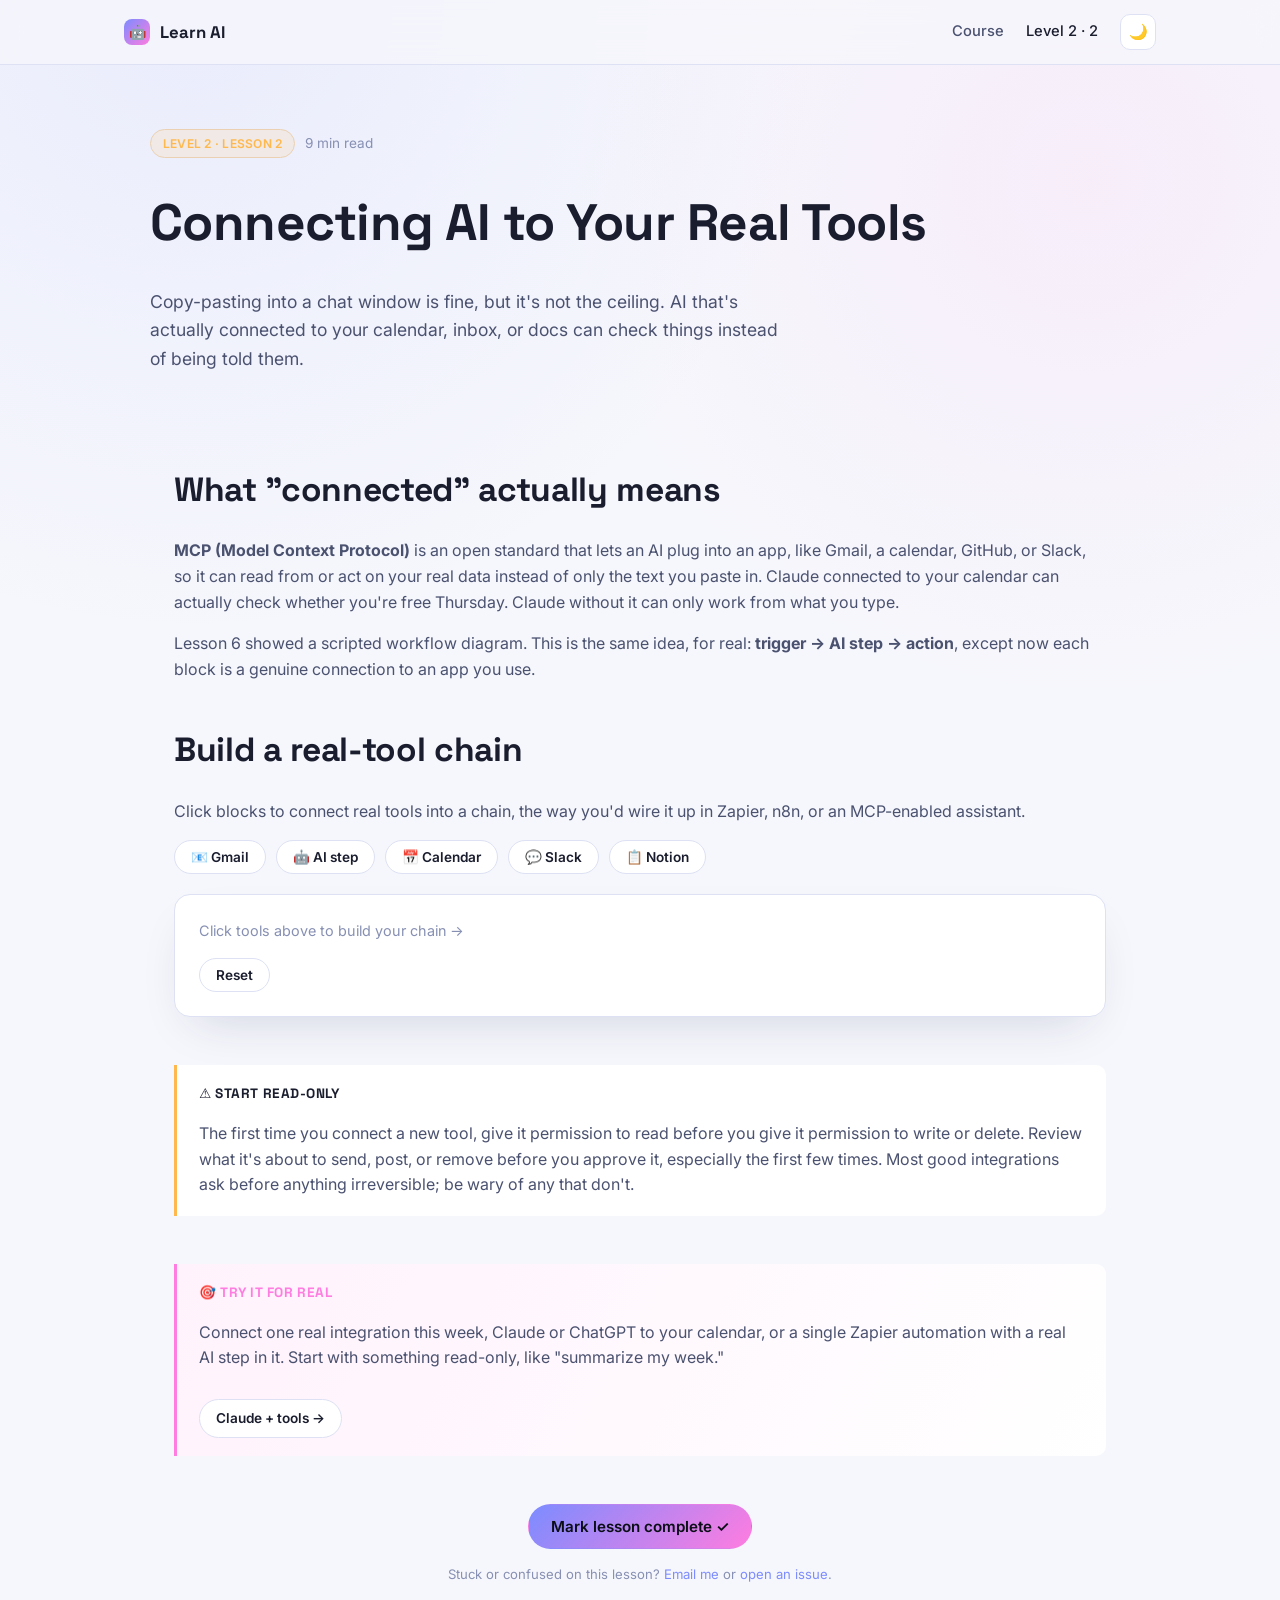
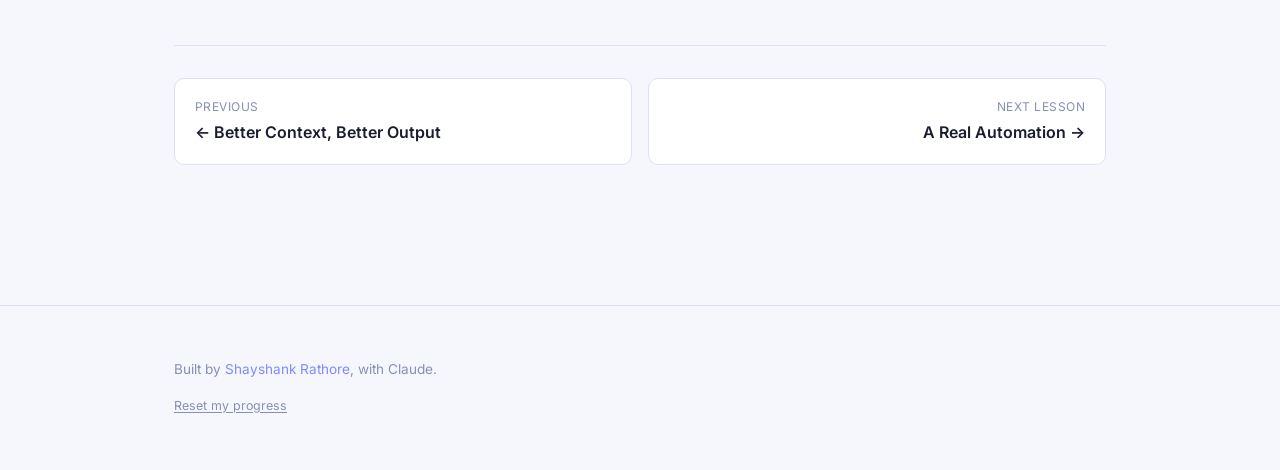
<file: lessons/l2-02-connect-your-tools.html>
<!doctype html>
<html lang="en">
<head>
<meta charset="UTF-8">
<meta name="viewport" content="width=device-width, initial-scale=1.0">
<title>Connecting AI to Your Real Tools — Learn AI</title>
<link rel="icon" href="data:image/svg+xml,<svg xmlns=%22http://www.w3.org/2000/svg%22 viewBox=%220 0 100 100%22><text y=%22.9em%22 font-size=%2290%22>🤖</text></svg>">
<link rel="stylesheet" href="../assets/css/style.css">
</head>
<body data-lesson="l2-connect">

<nav class="site-nav">
  <div class="wrap">
    <a href="../index.html" class="brand"><span class="logo-dot">🤖</span> Learn AI</a>
    <div class="nav-links">
      <a href="../index.html">Course</a>
      <a href="#" class="active">Level 2 · 2</a>
      <button class="theme-toggle" onclick="toggleTheme()" aria-label="Toggle theme">🌙</button>
    </div>
  </div>
</nav>

<header class="wrap lesson-hero">
  <div class="lesson-meta">
    <span class="pill level2">Level 2 · Lesson 2</span>
    <span style="color:var(--text-faint); font-size:0.85rem;">9 min read</span>
  </div>
  <h1>Connecting AI to Your Real Tools</h1>
  <p style="font-size:1.1rem; max-width:640px;">Copy-pasting into a chat window is fine, but it's not the ceiling. AI that's actually connected to your calendar, inbox, or docs can check things instead of being told them.</p>
</header>

<main class="wrap lesson-body">

  <section>
    <h2>What "connected" actually means</h2>
    <p><strong>MCP (Model Context Protocol)</strong> is an open standard that lets an AI plug into an app, like Gmail, a calendar, GitHub, or Slack, so it can read from or act on your real data instead of only the text you paste in. Claude connected to your calendar can actually check whether you're free Thursday. Claude without it can only work from what you type.</p>
    <p>Lesson 6 showed a scripted workflow diagram. This is the same idea, for real: <strong>trigger → AI step → action</strong>, except now each block is a genuine connection to an app you use.</p>
  </section>

  <section>
    <h2>Build a real-tool chain</h2>
    <p>Click blocks to connect real tools into a chain, the way you'd wire it up in Zapier, n8n, or an MCP-enabled assistant.</p>

    <div style="display:flex; gap:10px; flex-wrap:wrap; margin-bottom:20px;">
      <button class="btn btn-ghost btn-sm" onclick="addTool('📧','Gmail: new email arrives')">📧 Gmail</button>
      <button class="btn btn-ghost btn-sm" onclick="addTool('🤖','AI: draft a reply')">🤖 AI step</button>
      <button class="btn btn-ghost btn-sm" onclick="addTool('📅','Calendar: check availability')">📅 Calendar</button>
      <button class="btn btn-ghost btn-sm" onclick="addTool('💬','Slack: post summary')">💬 Slack</button>
      <button class="btn btn-ghost btn-sm" onclick="addTool('📋','Notion: log the result')">📋 Notion</button>
    </div>

    <div class="card" style="min-height:100px;">
      <div id="toolChain" style="display:flex; flex-wrap:wrap; align-items:center; gap:10px; color:var(--text-faint); font-size:0.9rem;">
        Click tools above to build your chain →
      </div>
      <button class="btn btn-ghost btn-sm" style="margin-top:16px;" onclick="resetToolChain()">Reset</button>
    </div>
  </section>

  <section>
    <div class="callout warn">
      <span class="callout-label">⚠️ Start read-only</span>
      <p>The first time you connect a new tool, give it permission to read before you give it permission to write or delete. Review what it's about to send, post, or remove before you approve it, especially the first few times. Most good integrations ask before anything irreversible; be wary of any that don't.</p>
    </div>
  </section>

  <section>
    <div class="callout real">
      <span class="callout-label">🎯 Try it for real</span>
      <p>Connect one real integration this week, Claude or ChatGPT to your calendar, or a single Zapier automation with a real AI step in it. Start with something read-only, like "summarize my week."</p>
      <a href="https://claude.com/product/claude-code" target="_blank" rel="noopener" class="btn btn-ghost btn-sm">Claude + tools →</a>
    </div>
  </section>

  <div style="text-align:center; margin-top:20px;">
    <button class="btn btn-primary" onclick="markLessonComplete()">Mark lesson complete ✓</button>
    <p id="complete-marker" style="margin-top:10px; color:var(--accent-3); font-size:0.9rem;"></p>
    <p style="margin-top:14px; font-size:0.82rem; color:var(--text-faint);">Stuck or confused on this lesson? <a href="mailto:shayshankr@gmail.com?subject=Learn%20AI%20-%20L2%20Lesson%202%20feedback">Email me</a> or <a href="https://github.com/shayshankr/learn-ai/issues/new" target="_blank" rel="noopener">open an issue</a>.</p>
  </div>

  <div class="lesson-nav-footer">
    <a href="l2-01-better-context.html" class="nav-card"><small>Previous</small><span>← Better Context, Better Output</span></a>
    <a href="l2-03-real-automation.html" class="nav-card next"><small>Next lesson</small><span>A Real Automation →</span></a>
  </div>

</main>

<footer class="site-footer">
  <div class="wrap">
    <p>Built by <a href="https://github.com/shayshankr" target="_blank" rel="noopener">Shayshank Rathore</a>, with Claude.</p>
    <p style="margin-top:8px;"><button class="reset-link" onclick="resetProgress()">Reset my progress</button></p>
  </div>
</footer>

<script src="../assets/js/main.js"></script>
<script>
  function addTool(icon, label) {
    const chain = document.getElementById('toolChain');
    if (chain.dataset.count === undefined) { chain.dataset.count = '0'; chain.innerHTML = ''; }
    const count = parseInt(chain.dataset.count);
    if (count > 0) {
      const arrow = document.createElement('span');
      arrow.textContent = '→';
      arrow.style.color = 'var(--accent)';
      chain.appendChild(arrow);
    }
    const block = document.createElement('span');
    block.style.cssText = 'background:var(--panel-2); border:1px solid var(--border); border-radius:10px; padding:8px 14px; font-size:0.88rem; color:var(--text);';
    block.textContent = icon + ' ' + label;
    chain.appendChild(block);
    chain.dataset.count = String(count + 1);
  }
  function resetToolChain() {
    const chain = document.getElementById('toolChain');
    chain.dataset.count = '0';
    chain.innerHTML = 'Click tools above to build your chain →';
  }
</script>
<script data-goatcounter="https://shayshankr-learnai.goatcounter.com/count"
        async src="//gc.zgo.at/count.js"></script>
</body>
</html>
</file>
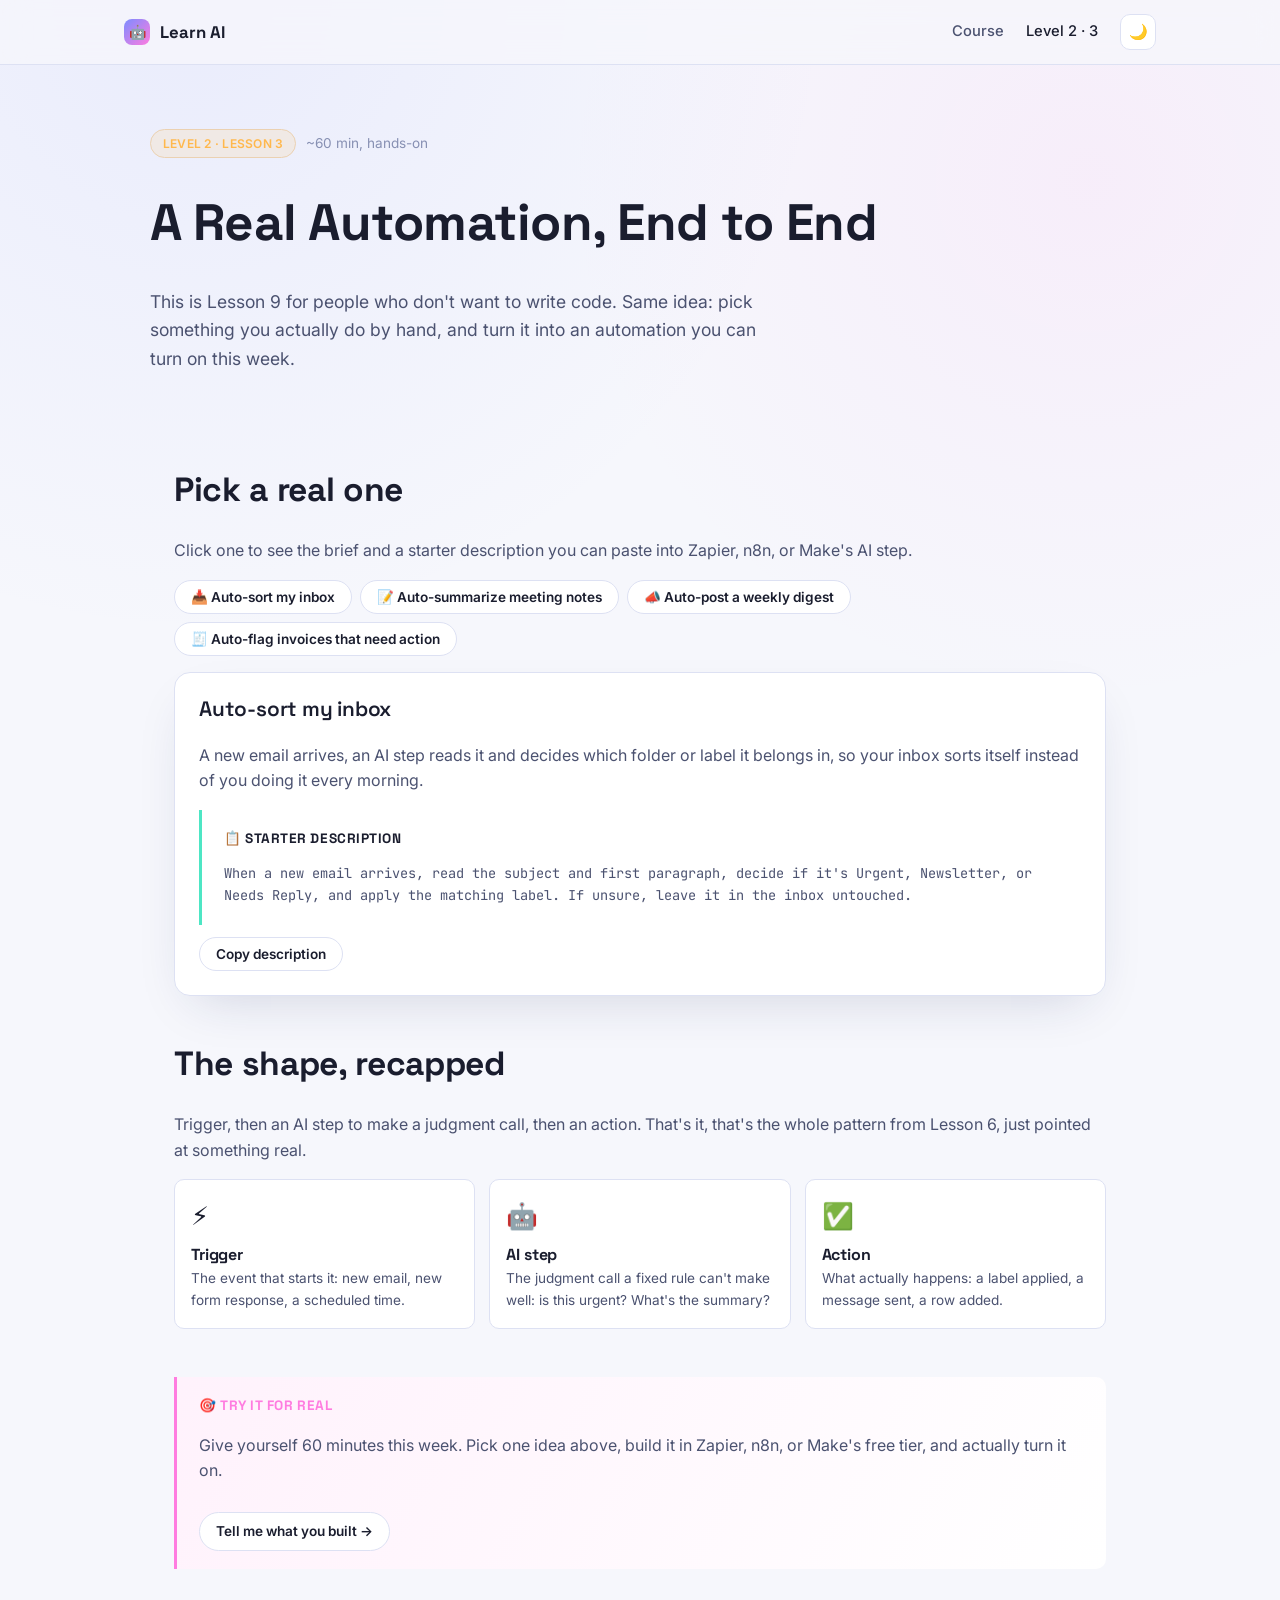
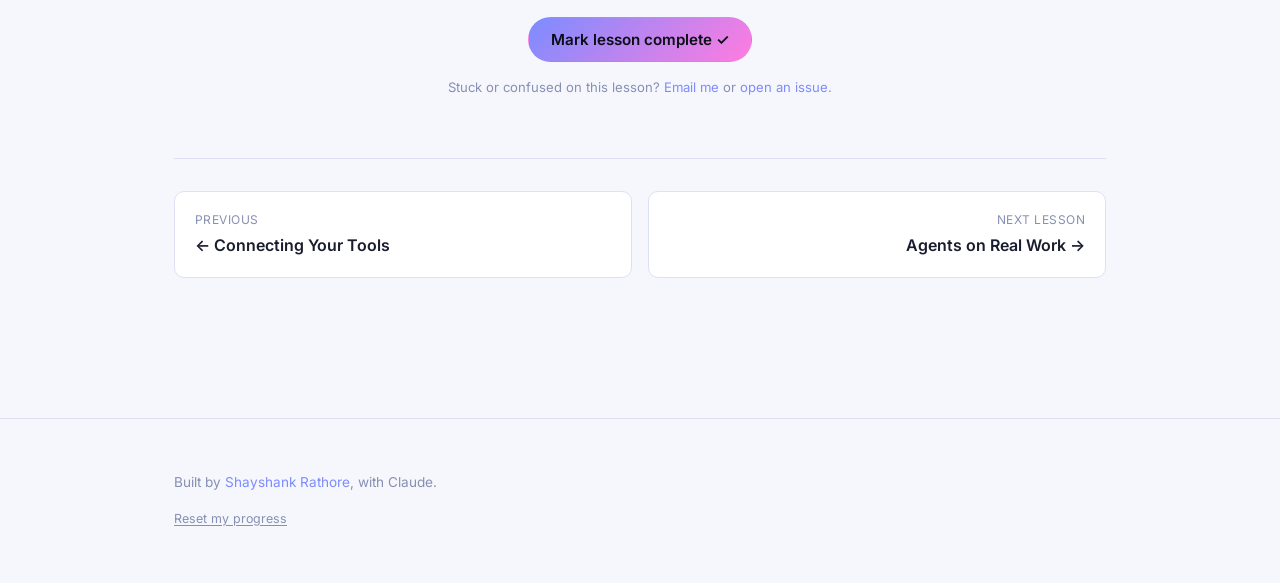
<file: lessons/l2-03-real-automation.html>
<!doctype html>
<html lang="en">
<head>
<meta charset="UTF-8">
<meta name="viewport" content="width=device-width, initial-scale=1.0">
<title>A Real Automation, End to End — Learn AI</title>
<link rel="icon" href="data:image/svg+xml,<svg xmlns=%22http://www.w3.org/2000/svg%22 viewBox=%220 0 100 100%22><text y=%22.9em%22 font-size=%2290%22>🤖</text></svg>">
<link rel="stylesheet" href="../assets/css/style.css">
</head>
<body data-lesson="l2-automation">

<nav class="site-nav">
  <div class="wrap">
    <a href="../index.html" class="brand"><span class="logo-dot">🤖</span> Learn AI</a>
    <div class="nav-links">
      <a href="../index.html">Course</a>
      <a href="#" class="active">Level 2 · 3</a>
      <button class="theme-toggle" onclick="toggleTheme()" aria-label="Toggle theme">🌙</button>
    </div>
  </div>
</nav>

<header class="wrap lesson-hero">
  <div class="lesson-meta">
    <span class="pill level2">Level 2 · Lesson 3</span>
    <span style="color:var(--text-faint); font-size:0.85rem;">~60 min, hands-on</span>
  </div>
  <h1>A Real Automation, End to End</h1>
  <p style="font-size:1.1rem; max-width:640px;">This is Lesson 9 for people who don't want to write code. Same idea: pick something you actually do by hand, and turn it into an automation you can turn on this week.</p>
</header>

<main class="wrap lesson-body">

  <section>
    <h2>Pick a real one</h2>
    <p>Click one to see the brief and a starter description you can paste into Zapier, n8n, or Make's AI step.</p>

    <div style="display:flex; gap:8px; flex-wrap:wrap; margin:16px 0;">
      <button class="btn btn-ghost btn-sm" onclick="setAuto(0)">📥 Auto-sort my inbox</button>
      <button class="btn btn-ghost btn-sm" onclick="setAuto(1)">📝 Auto-summarize meeting notes</button>
      <button class="btn btn-ghost btn-sm" onclick="setAuto(2)">📣 Auto-post a weekly digest</button>
      <button class="btn btn-ghost btn-sm" onclick="setAuto(3)">🧾 Auto-flag invoices that need action</button>
    </div>

    <div class="card">
      <h3 style="margin-top:0;" id="autoTitle">Auto-sort my inbox</h3>
      <p id="autoBrief">A new email arrives, an AI step reads it and decides which folder or label it belongs in, so your inbox sorts itself instead of you doing it every morning.</p>
      <div class="callout tip" style="margin:16px 0 0;">
        <span class="callout-label">📋 Starter description</span>
        <p id="autoPrompt" style="font-family:var(--font-mono); font-size:0.85rem;">When a new email arrives, read the subject and first paragraph, decide if it's Urgent, Newsletter, or Needs Reply, and apply the matching label. If unsure, leave it in the inbox untouched.</p>
      </div>
      <button class="btn btn-ghost btn-sm" style="margin-top:12px;" onclick="copyAutoPrompt()">Copy description</button>
      <span id="autoCopyFeedback" style="font-size:0.85rem; color:var(--accent-3); margin-left:10px;"></span>
    </div>
  </section>

  <section>
    <h2>The shape, recapped</h2>
    <p>Trigger, then an AI step to make a judgment call, then an action. That's it, that's the whole pattern from Lesson 6, just pointed at something real.</p>
    <div class="tool-compare">
      <div class="tool-card"><span class="icon">⚡</span><h4>Trigger</h4><p style="font-size:0.85rem; margin:0;">The event that starts it: new email, new form response, a scheduled time.</p></div>
      <div class="tool-card"><span class="icon">🤖</span><h4>AI step</h4><p style="font-size:0.85rem; margin:0;">The judgment call a fixed rule can't make well: is this urgent? What's the summary?</p></div>
      <div class="tool-card"><span class="icon">✅</span><h4>Action</h4><p style="font-size:0.85rem; margin:0;">What actually happens: a label applied, a message sent, a row added.</p></div>
    </div>
  </section>

  <section>
    <div class="callout real">
      <span class="callout-label">🎯 Try it for real</span>
      <p>Give yourself 60 minutes this week. Pick one idea above, build it in Zapier, n8n, or Make's free tier, and actually turn it on.</p>
      <a href="mailto:shayshankr@gmail.com?subject=Learn%20AI%20-%20I%20built%20an%20automation" target="_blank" rel="noopener" class="btn btn-ghost btn-sm">Tell me what you built →</a>
    </div>
  </section>

  <div style="text-align:center; margin-top:20px;">
    <button class="btn btn-primary" onclick="markLessonComplete()">Mark lesson complete ✓</button>
    <p id="complete-marker" style="margin-top:10px; color:var(--accent-3); font-size:0.9rem;"></p>
    <p style="margin-top:14px; font-size:0.82rem; color:var(--text-faint);">Stuck or confused on this lesson? <a href="mailto:shayshankr@gmail.com?subject=Learn%20AI%20-%20L2%20Lesson%203%20feedback">Email me</a> or <a href="https://github.com/shayshankr/learn-ai/issues/new" target="_blank" rel="noopener">open an issue</a>.</p>
  </div>

  <div class="lesson-nav-footer">
    <a href="l2-02-connect-your-tools.html" class="nav-card"><small>Previous</small><span>← Connecting Your Tools</span></a>
    <a href="l2-04-agents-on-real-work.html" class="nav-card next"><small>Next lesson</small><span>Agents on Real Work →</span></a>
  </div>

</main>

<footer class="site-footer">
  <div class="wrap">
    <p>Built by <a href="https://github.com/shayshankr" target="_blank" rel="noopener">Shayshank Rathore</a>, with Claude.</p>
    <p style="margin-top:8px;"><button class="reset-link" onclick="resetProgress()">Reset my progress</button></p>
  </div>
</footer>

<script src="../assets/js/main.js"></script>
<script>
  const autos = [
    { title: 'Auto-sort my inbox', brief: 'A new email arrives, an AI step reads it and decides which folder or label it belongs in, so your inbox sorts itself instead of you doing it every morning.', prompt: "When a new email arrives, read the subject and first paragraph, decide if it's Urgent, Newsletter, or Needs Reply, and apply the matching label. If unsure, leave it in the inbox untouched." },
    { title: 'Auto-summarize meeting notes', brief: 'After a meeting, an AI step turns your raw notes into a short summary and emails it to attendees automatically.', prompt: 'When a new note is added to this folder, summarize it into three sections: decisions made, action items with owners, and open questions. Email the summary to the attendee list.' },
    { title: 'Auto-post a weekly digest', brief: 'Every Friday, an AI step gathers what happened this week from a doc or channel and posts a short digest.', prompt: 'Every Friday at 4pm, read this week\'s entries in the log, write a 5-bullet digest of what happened, and post it to the team channel.' },
    { title: 'Auto-flag invoices that need action', brief: 'A new invoice comes in, an AI step checks it against a few rules and flags the ones that actually need a human to look.', prompt: 'When a new invoice arrives, check the due date and amount. If the amount is over 500 or the due date is within 5 days, flag it as Needs Review and notify me. Otherwise file it as Routine.' }
  ];

  function setAuto(i) {
    document.getElementById('autoTitle').textContent = autos[i].title;
    document.getElementById('autoBrief').textContent = autos[i].brief;
    document.getElementById('autoPrompt').textContent = autos[i].prompt;
    document.getElementById('autoCopyFeedback').textContent = '';
  }

  function copyAutoPrompt() {
    const text = document.getElementById('autoPrompt').textContent;
    navigator.clipboard.writeText(text).then(() => {
      document.getElementById('autoCopyFeedback').textContent = '✓ copied';
      setTimeout(() => document.getElementById('autoCopyFeedback').textContent = '', 1500);
    }).catch(() => {
      document.getElementById('autoCopyFeedback').textContent = 'select the text above to copy';
    });
  }
</script>
<script data-goatcounter="https://shayshankr-learnai.goatcounter.com/count"
        async src="//gc.zgo.at/count.js"></script>
</body>
</html>
</file>
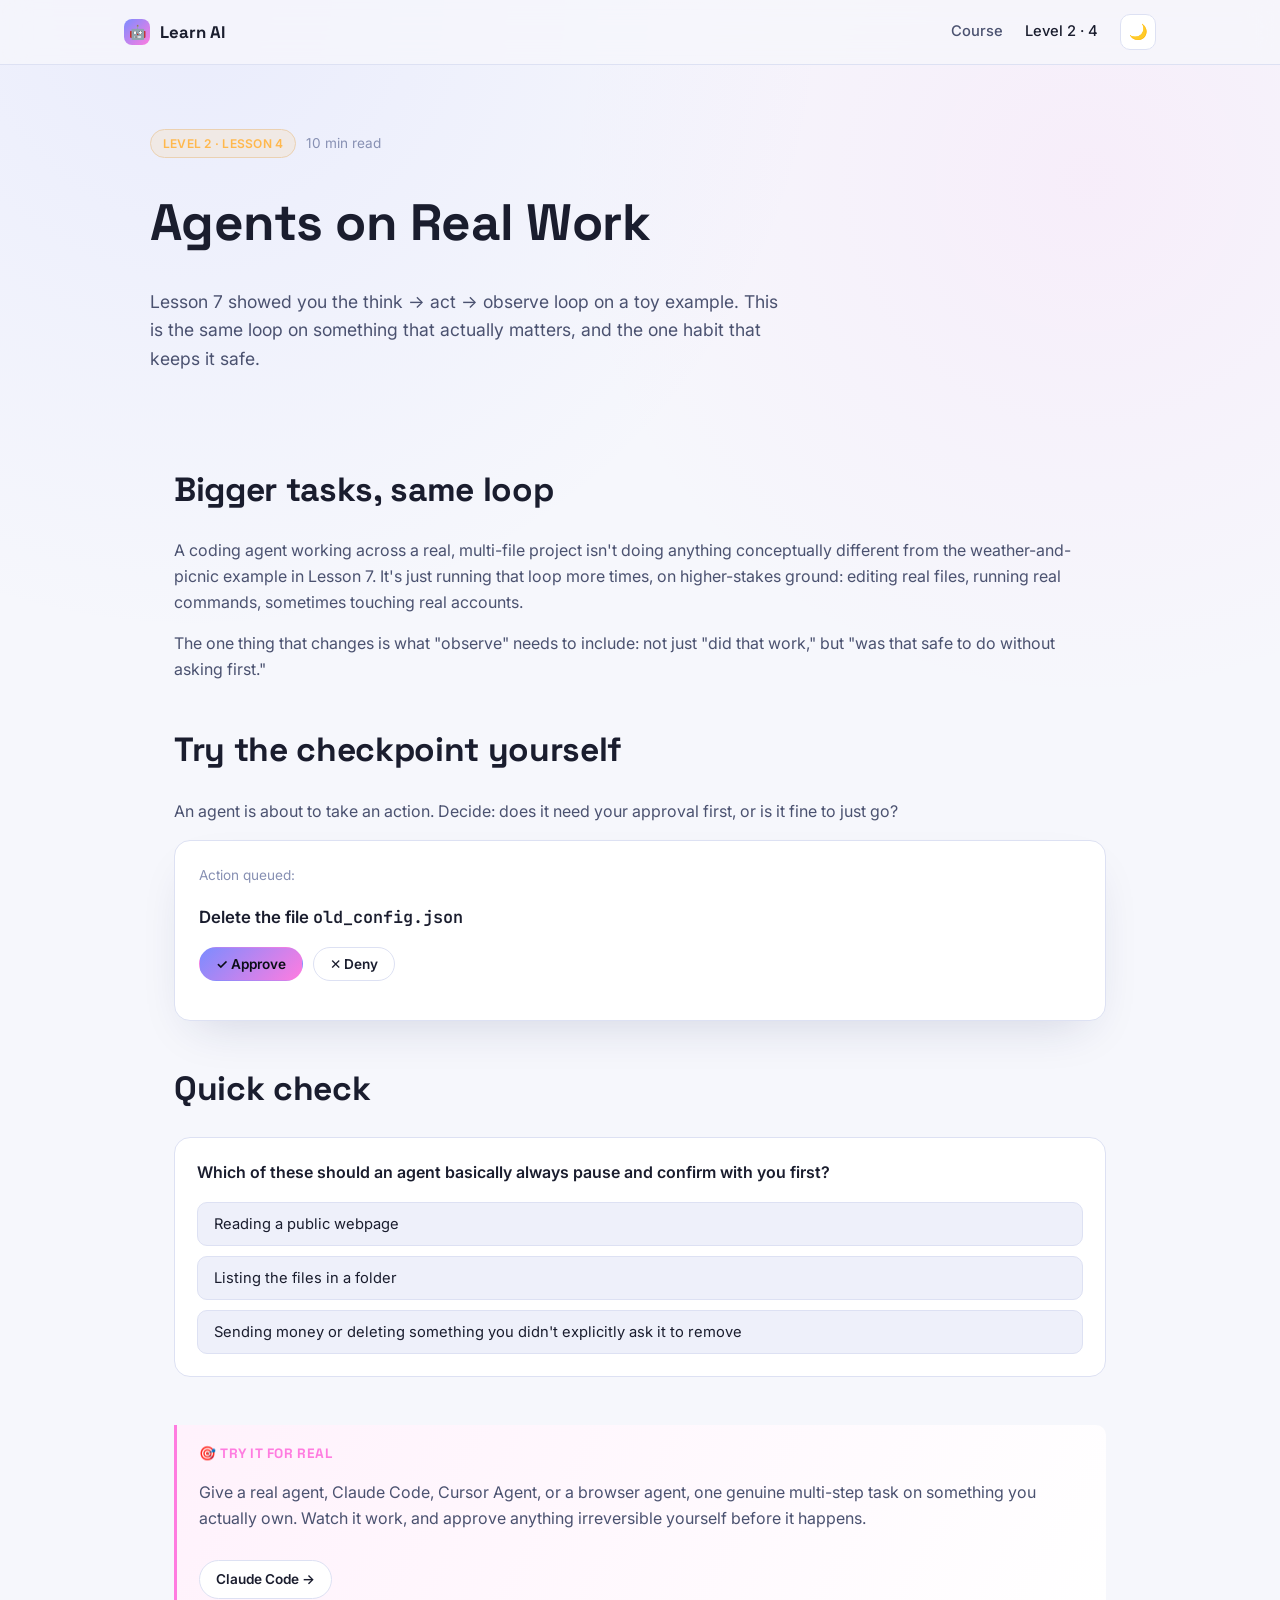
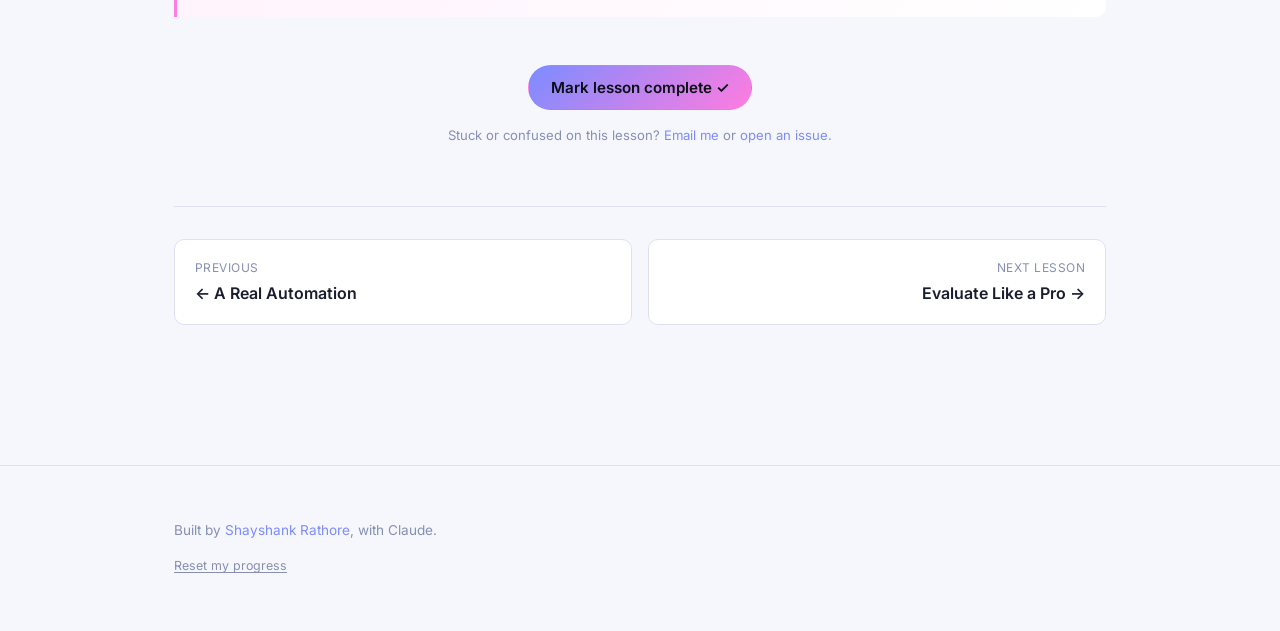
<file: lessons/l2-04-agents-on-real-work.html>
<!doctype html>
<html lang="en">
<head>
<meta charset="UTF-8">
<meta name="viewport" content="width=device-width, initial-scale=1.0">
<title>Agents on Real Work — Learn AI</title>
<link rel="icon" href="data:image/svg+xml,<svg xmlns=%22http://www.w3.org/2000/svg%22 viewBox=%220 0 100 100%22><text y=%22.9em%22 font-size=%2290%22>🤖</text></svg>">
<link rel="stylesheet" href="../assets/css/style.css">
</head>
<body data-lesson="l2-agents">

<nav class="site-nav">
  <div class="wrap">
    <a href="../index.html" class="brand"><span class="logo-dot">🤖</span> Learn AI</a>
    <div class="nav-links">
      <a href="../index.html">Course</a>
      <a href="#" class="active">Level 2 · 4</a>
      <button class="theme-toggle" onclick="toggleTheme()" aria-label="Toggle theme">🌙</button>
    </div>
  </div>
</nav>

<header class="wrap lesson-hero">
  <div class="lesson-meta">
    <span class="pill level2">Level 2 · Lesson 4</span>
    <span style="color:var(--text-faint); font-size:0.85rem;">10 min read</span>
  </div>
  <h1>Agents on Real Work</h1>
  <p style="font-size:1.1rem; max-width:640px;">Lesson 7 showed you the think → act → observe loop on a toy example. This is the same loop on something that actually matters, and the one habit that keeps it safe.</p>
</header>

<main class="wrap lesson-body">

  <section>
    <h2>Bigger tasks, same loop</h2>
    <p>A coding agent working across a real, multi-file project isn't doing anything conceptually different from the weather-and-picnic example in Lesson 7. It's just running that loop more times, on higher-stakes ground: editing real files, running real commands, sometimes touching real accounts.</p>
    <p>The one thing that changes is what "observe" needs to include: not just "did that work," but "was that safe to do without asking first."</p>
  </section>

  <section>
    <h2>Try the checkpoint yourself</h2>
    <p>An agent is about to take an action. Decide: does it need your approval first, or is it fine to just go?</p>

    <div class="card" id="checkpointCard">
      <p style="margin-top:0; font-size:0.85rem; color:var(--text-faint);">Action queued:</p>
      <p id="checkpointAction" style="font-weight:600; color:var(--text); font-size:1.05rem;">Delete the file <code>old_config.json</code></p>
      <div style="display:flex; gap:10px; margin-top:16px;">
        <button class="btn btn-primary btn-sm" onclick="checkpointDecide(true)">✓ Approve</button>
        <button class="btn btn-ghost btn-sm" onclick="checkpointDecide(false)">✕ Deny</button>
      </div>
      <p id="checkpointFeedback" style="margin-top:14px; font-size:0.9rem;"></p>
      <button class="btn btn-ghost btn-sm" id="checkpointNext" style="display:none; margin-top:10px;" onclick="nextCheckpoint()">Next action →</button>
    </div>
  </section>

  <section>
    <h2>Quick check</h2>
    <div class="quiz" id="quizL2d">
      <p style="margin-top:0; font-weight:600; color:var(--text);">Which of these should an agent basically always pause and confirm with you first?</p>
      <button class="quiz-opt" data-correct="false">Reading a public webpage</button>
      <button class="quiz-opt" data-correct="false">Listing the files in a folder</button>
      <button class="quiz-opt" data-correct="true">Sending money or deleting something you didn't explicitly ask it to remove</button>
      <div class="quiz-feedback" id="quizL2d-feedback"></div>
    </div>
  </section>

  <section>
    <div class="callout real">
      <span class="callout-label">🎯 Try it for real</span>
      <p>Give a real agent, Claude Code, Cursor Agent, or a browser agent, one genuine multi-step task on something you actually own. Watch it work, and approve anything irreversible yourself before it happens.</p>
      <a href="https://claude.com/product/claude-code" target="_blank" rel="noopener" class="btn btn-ghost btn-sm">Claude Code →</a>
    </div>
  </section>

  <div style="text-align:center; margin-top:20px;">
    <button class="btn btn-primary" onclick="markLessonComplete()">Mark lesson complete ✓</button>
    <p id="complete-marker" style="margin-top:10px; color:var(--accent-3); font-size:0.9rem;"></p>
    <p style="margin-top:14px; font-size:0.82rem; color:var(--text-faint);">Stuck or confused on this lesson? <a href="mailto:shayshankr@gmail.com?subject=Learn%20AI%20-%20L2%20Lesson%204%20feedback">Email me</a> or <a href="https://github.com/shayshankr/learn-ai/issues/new" target="_blank" rel="noopener">open an issue</a>.</p>
  </div>

  <div class="lesson-nav-footer">
    <a href="l2-03-real-automation.html" class="nav-card"><small>Previous</small><span>← A Real Automation</span></a>
    <a href="l2-05-evaluate-like-a-pro.html" class="nav-card next"><small>Next lesson</small><span>Evaluate Like a Pro →</span></a>
  </div>

</main>

<footer class="site-footer">
  <div class="wrap">
    <p>Built by <a href="https://github.com/shayshankr" target="_blank" rel="noopener">Shayshank Rathore</a>, with Claude.</p>
    <p style="margin-top:8px;"><button class="reset-link" onclick="resetProgress()">Reset my progress</button></p>
  </div>
</footer>

<script src="../assets/js/main.js"></script>
<script>
  const checkpoints = [
    { action: 'Delete the file <code>old_config.json</code>', needsApproval: true, explainYes: "Right call. Deleting something is hard to undo, and you never explicitly asked for this file to go.", explainNo: "This one was actually worth a pause: deleting a file is hard to reverse, and it wasn't something you'd explicitly asked for." },
    { action: 'Read the contents of <code>README.md</code>', needsApproval: false, explainYes: "Reading a file doesn't change anything, this was safe to just let happen. No harm in the pause, but not necessary.", explainNo: "Good call, reading a file is harmless and reversible, no approval needed." },
    { action: 'Send an email to your entire contact list', needsApproval: true, explainYes: "Exactly right. Sending something to a lot of people at once is exactly the kind of action that deserves a second look first.", explainNo: "This one needed a pause, sending to your whole contact list is hard to take back once it's out." },
    { action: 'Rename a variable inside a file you asked it to refactor', needsApproval: false, explainYes: "This was within what you actually asked for and is easy to undo, approving is fine but not strictly required.", explainNo: "Good instinct, this is exactly the kind of in-scope, reversible change that doesn't need a stop-and-ask." }
  ];
  let cpIndex = 0;

  function checkpointDecide(approved) {
    const cp = checkpoints[cpIndex];
    const fb = document.getElementById('checkpointFeedback');
    const correct = approved === cp.needsApproval;
    fb.style.color = correct ? 'var(--accent-3)' : 'var(--accent-4)';
    fb.textContent = (approved ? cp.explainYes : cp.explainNo);
    document.querySelectorAll('#checkpointCard .btn').forEach(b => b.disabled = true);
    document.getElementById('checkpointNext').style.display = 'inline-flex';
  }

  function nextCheckpoint() {
    cpIndex = (cpIndex + 1) % checkpoints.length;
    document.getElementById('checkpointAction').innerHTML = checkpoints[cpIndex].action;
    document.getElementById('checkpointFeedback').textContent = '';
    document.getElementById('checkpointNext').style.display = 'none';
    document.querySelectorAll('#checkpointCard .btn').forEach(b => b.disabled = false);
  }

  document.querySelectorAll('#quizL2d .quiz-opt').forEach(btn => {
    btn.addEventListener('click', () => {
      const quiz = document.getElementById('quizL2d');
      const fb = document.getElementById('quizL2d-feedback');
      quiz.querySelectorAll('.quiz-opt').forEach(b => b.disabled = true);
      if (btn.dataset.correct === 'true') {
        btn.classList.add('correct');
        fb.textContent = '✓ Right — reading and listing are harmless and reversible. Money and unrequested deletions are not.';
      } else {
        btn.classList.add('wrong');
        quiz.querySelector('[data-correct="true"]').classList.add('correct');
        fb.textContent = 'Not quite — the correct answer is highlighted above.';
      }
      fb.classList.add('show');
    });
  });
</script>
<script data-goatcounter="https://shayshankr-learnai.goatcounter.com/count"
        async src="//gc.zgo.at/count.js"></script>
</body>
</html>
</file>
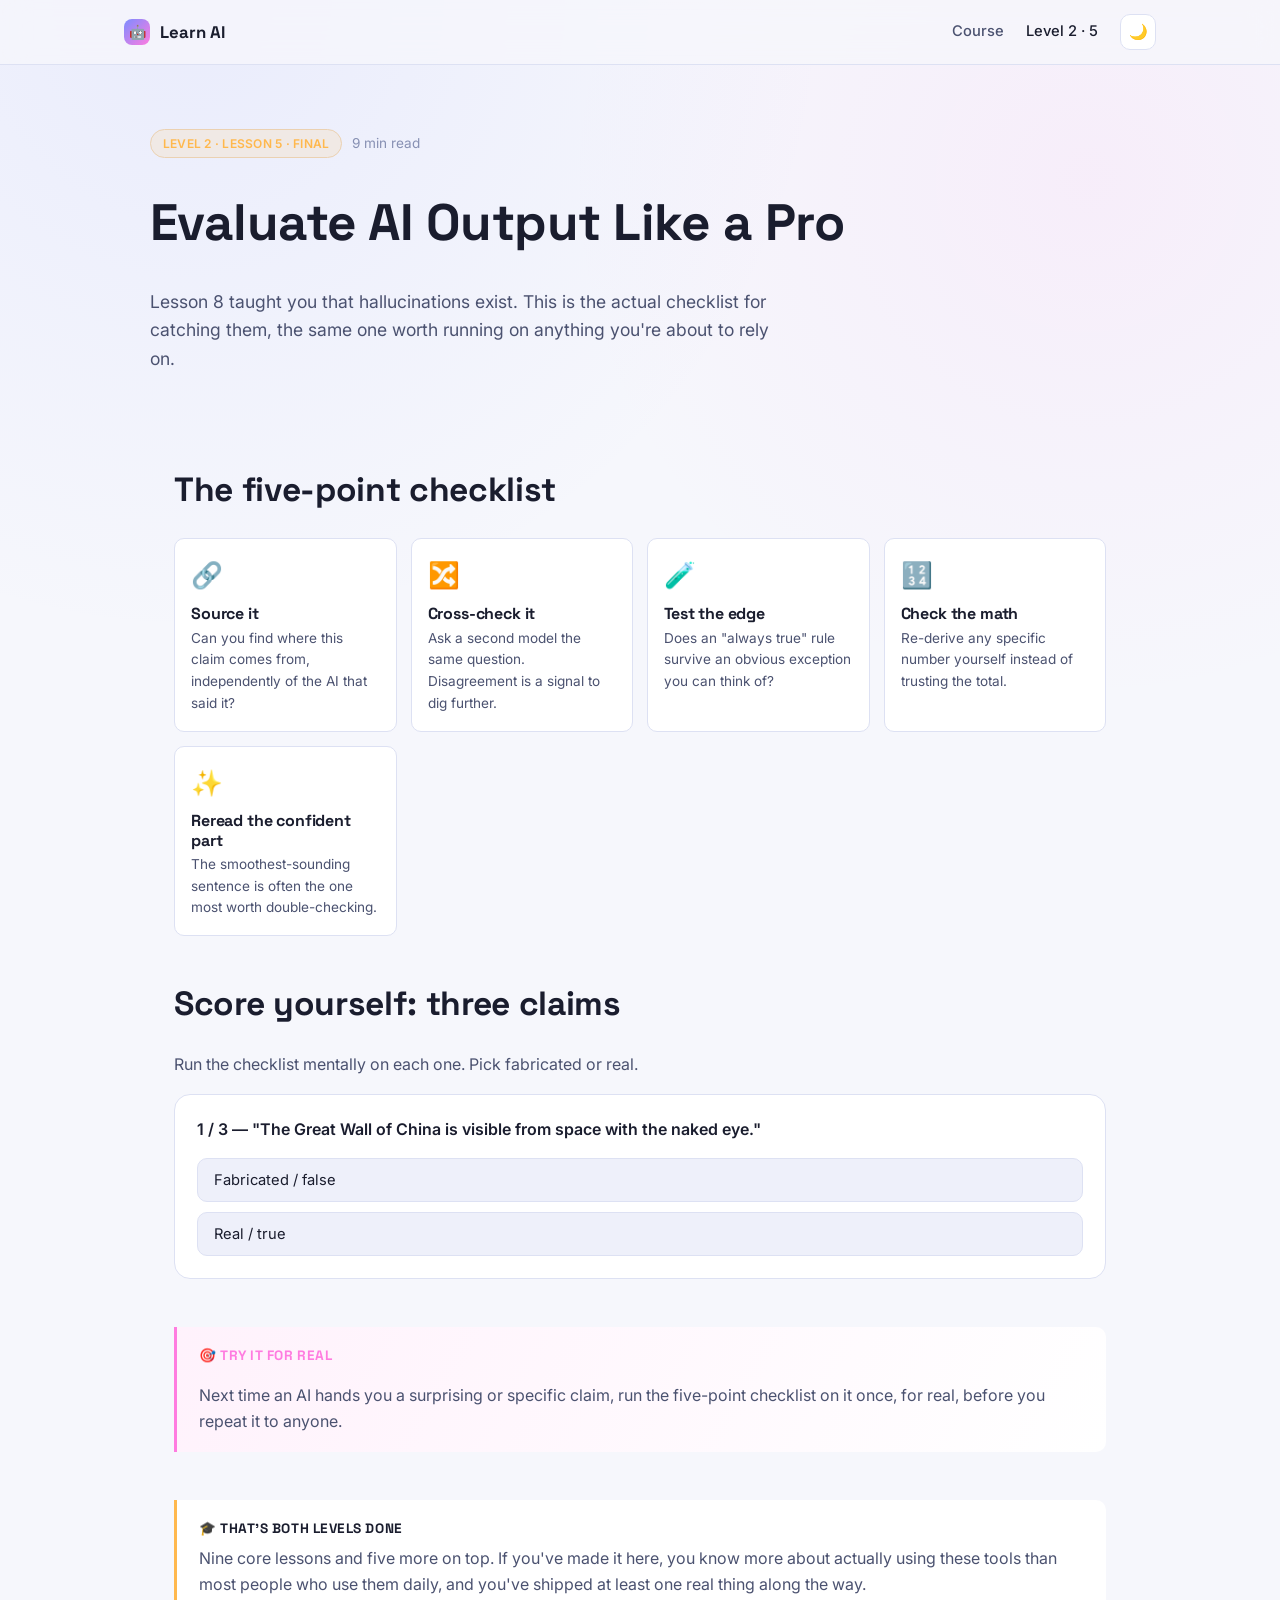
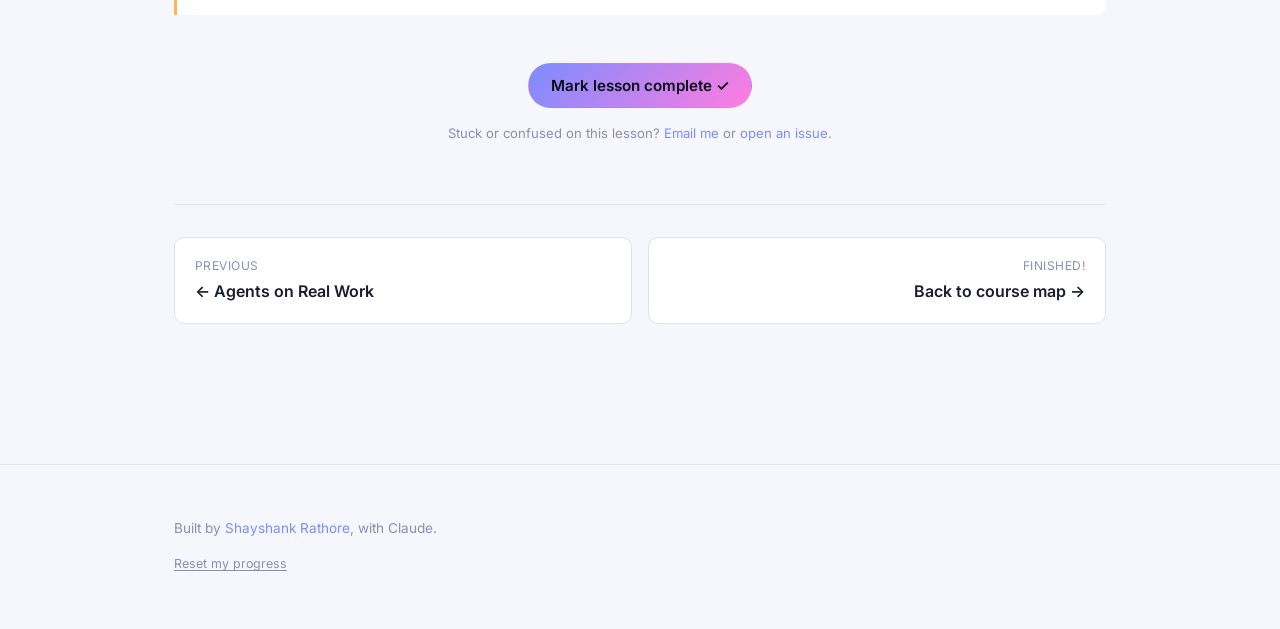
<file: lessons/l2-05-evaluate-like-a-pro.html>
<!doctype html>
<html lang="en">
<head>
<meta charset="UTF-8">
<meta name="viewport" content="width=device-width, initial-scale=1.0">
<title>Evaluate AI Output Like a Pro — Learn AI</title>
<link rel="icon" href="data:image/svg+xml,<svg xmlns=%22http://www.w3.org/2000/svg%22 viewBox=%220 0 100 100%22><text y=%22.9em%22 font-size=%2290%22>🤖</text></svg>">
<link rel="stylesheet" href="../assets/css/style.css">
</head>
<body data-lesson="l2-evaluate">

<nav class="site-nav">
  <div class="wrap">
    <a href="../index.html" class="brand"><span class="logo-dot">🤖</span> Learn AI</a>
    <div class="nav-links">
      <a href="../index.html">Course</a>
      <a href="#" class="active">Level 2 · 5</a>
      <button class="theme-toggle" onclick="toggleTheme()" aria-label="Toggle theme">🌙</button>
    </div>
  </div>
</nav>

<header class="wrap lesson-hero">
  <div class="lesson-meta">
    <span class="pill level2">Level 2 · Lesson 5 · Final</span>
    <span style="color:var(--text-faint); font-size:0.85rem;">9 min read</span>
  </div>
  <h1>Evaluate AI Output Like a Pro</h1>
  <p style="font-size:1.1rem; max-width:640px;">Lesson 8 taught you that hallucinations exist. This is the actual checklist for catching them, the same one worth running on anything you're about to rely on.</p>
</header>

<main class="wrap lesson-body">

  <section>
    <h2>The five-point checklist</h2>
    <div class="tool-compare">
      <div class="tool-card"><span class="icon">🔗</span><h4>Source it</h4><p style="font-size:0.85rem; margin:0;">Can you find where this claim comes from, independently of the AI that said it?</p></div>
      <div class="tool-card"><span class="icon">🔀</span><h4>Cross-check it</h4><p style="font-size:0.85rem; margin:0;">Ask a second model the same question. Disagreement is a signal to dig further.</p></div>
      <div class="tool-card"><span class="icon">🧪</span><h4>Test the edge</h4><p style="font-size:0.85rem; margin:0;">Does an "always true" rule survive an obvious exception you can think of?</p></div>
      <div class="tool-card"><span class="icon">🔢</span><h4>Check the math</h4><p style="font-size:0.85rem; margin:0;">Re-derive any specific number yourself instead of trusting the total.</p></div>
      <div class="tool-card"><span class="icon">✨</span><h4>Reread the confident part</h4><p style="font-size:0.85rem; margin:0;">The smoothest-sounding sentence is often the one most worth double-checking.</p></div>
    </div>
  </section>

  <section>
    <h2>Score yourself: three claims</h2>
    <p>Run the checklist mentally on each one. Pick fabricated or real.</p>

    <div class="quiz" id="quizScored">
      <p style="margin-top:0; font-weight:600; color:var(--text);" id="scoreQText">1 / 3 — "The Great Wall of China is visible from space with the naked eye."</p>
      <button class="quiz-opt" data-val="fake">Fabricated / false</button>
      <button class="quiz-opt" data-val="real">Real / true</button>
      <div class="quiz-feedback" id="scoreFeedback"></div>
      <button class="btn btn-ghost btn-sm" id="scoreNextBtn" style="display:none; margin-top:12px;" onclick="nextScoredQ()">Next →</button>
    </div>
    <p id="finalScore" style="margin-top:14px; font-weight:600; color:var(--accent-3); display:none;"></p>
  </section>

  <section>
    <div class="callout real">
      <span class="callout-label">🎯 Try it for real</span>
      <p>Next time an AI hands you a surprising or specific claim, run the five-point checklist on it once, for real, before you repeat it to anyone.</p>
    </div>
  </section>

  <section>
    <div class="callout" style="border-color:var(--accent-4);">
      <span class="callout-label">🎓 That's both levels done</span>
      <p style="margin:0;">Nine core lessons and five more on top. If you've made it here, you know more about actually using these tools than most people who use them daily, and you've shipped at least one real thing along the way.</p>
    </div>
  </section>

  <div style="text-align:center; margin-top:20px;">
    <button class="btn btn-primary" onclick="markLessonComplete()">Mark lesson complete ✓</button>
    <p id="complete-marker" style="margin-top:10px; color:var(--accent-3); font-size:0.9rem;"></p>
    <p style="margin-top:14px; font-size:0.82rem; color:var(--text-faint);">Stuck or confused on this lesson? <a href="mailto:shayshankr@gmail.com?subject=Learn%20AI%20-%20L2%20Lesson%205%20feedback">Email me</a> or <a href="https://github.com/shayshankr/learn-ai/issues/new" target="_blank" rel="noopener">open an issue</a>.</p>
  </div>

  <div class="lesson-nav-footer">
    <a href="l2-04-agents-on-real-work.html" class="nav-card"><small>Previous</small><span>← Agents on Real Work</span></a>
    <a href="../index.html" class="nav-card next"><small>Finished!</small><span>Back to course map →</span></a>
  </div>

</main>

<footer class="site-footer">
  <div class="wrap">
    <p>Built by <a href="https://github.com/shayshankr" target="_blank" rel="noopener">Shayshank Rathore</a>, with Claude.</p>
    <p style="margin-top:8px;"><button class="reset-link" onclick="resetProgress()">Reset my progress</button></p>
  </div>
</footer>

<script src="../assets/js/main.js"></script>
<script>
  const scoredQs = [
    { text: '1 / 3 — "The Great Wall of China is visible from space with the naked eye."', answer: 'fake', explain: "Fabricated. It's a persistent myth, astronauts have confirmed it's not distinguishable without aid from low orbit." },
    { text: '2 / 3 — "Water boils at a lower temperature at higher altitudes."', answer: 'real', explain: "Real. Lower atmospheric pressure at altitude means water boils below 100°C." },
    { text: '3 / 3 — "A 2019 Stanford study found 73% of remote workers check email before 6am."', answer: 'fake', explain: 'Fabricated. Oddly specific stat plus a vague citation is exactly the pattern to be suspicious of.' }
  ];
  let sqIndex = 0, sqScore = 0;

  document.querySelectorAll('#quizScored .quiz-opt').forEach(btn => {
    btn.addEventListener('click', () => {
      const q = scoredQs[sqIndex];
      const fb = document.getElementById('scoreFeedback');
      document.querySelectorAll('#quizScored .quiz-opt').forEach(b => b.disabled = true);
      const correct = btn.dataset.val === q.answer;
      if (correct) { btn.classList.add('correct'); sqScore++; }
      else {
        btn.classList.add('wrong');
        document.querySelector(`#quizScored [data-val="${q.answer}"]`).classList.add('correct');
      }
      fb.textContent = (correct ? '✓ ' : '✗ ') + q.explain;
      fb.classList.add('show');
      document.getElementById('scoreNextBtn').style.display = 'inline-flex';
      document.getElementById('scoreNextBtn').textContent = sqIndex < scoredQs.length - 1 ? 'Next →' : 'See my score →';
    });
  });

  function nextScoredQ() {
    sqIndex++;
    const fb = document.getElementById('scoreFeedback');
    fb.classList.remove('show');
    document.getElementById('scoreNextBtn').style.display = 'none';
    if (sqIndex >= scoredQs.length) {
      document.getElementById('quizScored').style.display = 'none';
      const final = document.getElementById('finalScore');
      final.style.display = 'block';
      final.textContent = `You caught ${sqScore} / ${scoredQs.length}. ` + (sqScore === scoredQs.length ? "Full marks, the checklist is second nature already." : "Worth running the actual checklist next time something surprises you.");
      return;
    }
    document.getElementById('scoreQText').textContent = scoredQs[sqIndex].text;
    document.querySelectorAll('#quizScored .quiz-opt').forEach(b => { b.disabled = false; b.classList.remove('correct','wrong'); });
  }
</script>
<script data-goatcounter="https://shayshankr-learnai.goatcounter.com/count"
        async src="//gc.zgo.at/count.js"></script>
</body>
</html>
</file>
<file: assets/css/style.css>
/* Learn AI — shared design system */

@import url('https://fonts.googleapis.com/css2?family=Space+Grotesk:wght@500;600;700&family=Inter:wght@400;500;600;700&family=JetBrains+Mono:wght@400;500&display=swap');

:root {
  --bg: #0b0e17;
  --bg-elevated: #12162238;
  --panel: #131826;
  --panel-2: #1a2033;
  --border: #262e46;
  --text: #eef1fb;
  --text-dim: #9aa4c4;
  --text-faint: #626d92;
  --accent: #7c8cff;
  --accent-2: #ff7ce0;
  --accent-3: #4de6c4;
  --accent-4: #ffb84d;
  --grad: linear-gradient(135deg, var(--accent) 0%, var(--accent-2) 100%);
  --grad-warm: linear-gradient(135deg, var(--accent-4) 0%, var(--accent-2) 100%);
  --grad-cool: linear-gradient(135deg, var(--accent-3) 0%, var(--accent) 100%);
  --radius: 16px;
  --radius-sm: 10px;
  --shadow: 0 20px 60px -20px rgba(0,0,0,0.5);
  --font-display: 'Space Grotesk', 'Segoe UI', system-ui, sans-serif;
  --font-body: 'Inter', 'Segoe UI', system-ui, sans-serif;
  --font-mono: 'JetBrains Mono', ui-monospace, monospace;
}

:root[data-theme="light"] {
  --bg: #f6f7fc;
  --panel: #ffffff;
  --panel-2: #eef0fa;
  --border: #dde1f3;
  --text: #1a1d2e;
  --text-dim: #4b5270;
  --text-faint: #8790b3;
  --shadow: 0 20px 50px -20px rgba(30,40,90,0.18);
}

@media (prefers-color-scheme: light) {
  :root:not([data-theme="dark"]) {
    --bg: #f6f7fc;
    --panel: #ffffff;
    --panel-2: #eef0fa;
    --border: #dde1f3;
    --text: #1a1d2e;
    --text-dim: #4b5270;
    --text-faint: #8790b3;
    --shadow: 0 20px 50px -20px rgba(30,40,90,0.18);
  }
}

* { box-sizing: border-box; }
html { scroll-behavior: smooth; }

body {
  margin: 0;
  background: var(--bg);
  color: var(--text);
  font-family: var(--font-body);
  line-height: 1.6;
  transition: background .25s ease, color .25s ease;
  background-image:
    radial-gradient(circle at 15% 0%, rgba(124,140,255,0.10), transparent 45%),
    radial-gradient(circle at 85% 20%, rgba(255,124,224,0.08), transparent 40%);
  background-attachment: fixed;
}

h1, h2, h3, h4 { font-family: var(--font-display); line-height: 1.2; letter-spacing: -0.01em; }
h1 { font-size: clamp(2rem, 5vw, 3.2rem); font-weight: 700; }
h2 { font-size: clamp(1.5rem, 3vw, 2.1rem); font-weight: 700; margin-top: 3rem; }
h3 { font-size: 1.3rem; font-weight: 600; }
p { color: var(--text-dim); }
a { color: var(--accent); text-decoration: none; }
code, pre { font-family: var(--font-mono); }

.wrap { max-width: 980px; margin: 0 auto; padding: 0 24px; }

/* ---- Nav ---- */
.site-nav {
  position: sticky; top: 0; z-index: 50;
  backdrop-filter: blur(14px);
  background: color-mix(in srgb, var(--bg) 78%, transparent);
  border-bottom: 1px solid var(--border);
}
.site-nav .wrap { max-width: 1080px; display: flex; align-items: center; justify-content: space-between; height: 64px; }
.brand { display: flex; align-items: center; gap: 10px; font-family: var(--font-display); font-weight: 700; font-size: 1.05rem; color: var(--text); }
.brand .logo-dot { width: 26px; height: 26px; border-radius: 8px; background: var(--grad); display: inline-flex; align-items: center; justify-content: center; font-size: 14px; }
.nav-links { display: flex; align-items: center; gap: 22px; }
.nav-links a { color: var(--text-dim); font-size: 0.92rem; font-weight: 500; }
.nav-links a:hover, .nav-links a.active { color: var(--text); }
.theme-toggle {
  border: 1px solid var(--border); background: var(--panel); color: var(--text);
  width: 36px; height: 36px; border-radius: 10px; cursor: pointer; font-size: 15px;
  display: flex; align-items: center; justify-content: center;
}
.theme-toggle:hover { border-color: var(--accent); }

/* ---- Buttons ---- */
.btn {
  display: inline-flex; align-items: center; gap: 8px;
  padding: 12px 22px; border-radius: 999px; font-weight: 600; font-size: 0.95rem;
  border: 1px solid transparent; cursor: pointer; transition: transform .15s ease, box-shadow .15s ease;
  font-family: var(--font-body);
}
.btn-primary { background: var(--grad); color: #0b0e17; }
.btn-primary:hover { transform: translateY(-2px); box-shadow: 0 10px 30px -10px rgba(124,140,255,0.6); }
.btn-ghost { background: var(--panel); color: var(--text); border-color: var(--border); }
.btn-ghost:hover { border-color: var(--accent); color: var(--accent); transform: translateY(-2px); }
.btn-sm { padding: 8px 16px; font-size: 0.85rem; }

/* ---- Cards / panels ---- */
.card {
  background: var(--panel); border: 1px solid var(--border); border-radius: var(--radius);
  padding: 24px; box-shadow: var(--shadow);
}
.pill {
  display: inline-block; padding: 4px 12px; border-radius: 999px; font-size: 0.75rem;
  font-weight: 600; letter-spacing: 0.02em; text-transform: uppercase;
  background: var(--panel-2); color: var(--accent); border: 1px solid var(--border);
}
.pill.level2 {
  color: var(--accent-4);
  background: color-mix(in srgb, var(--accent-4) 12%, var(--panel-2));
  border-color: color-mix(in srgb, var(--accent-4) 40%, var(--border));
}
.section-divider { display:flex; align-items:center; gap:16px; margin: 64px 0 8px; }
.section-divider hr { flex:1; border:none; border-top:1px solid var(--border); }
.section-divider span { font-family: var(--font-display); font-weight:700; font-size:0.8rem; text-transform:uppercase; letter-spacing:0.06em; color: var(--accent-4); white-space:nowrap; }

/* ---- Lesson layout ---- */
.lesson-hero { padding: 64px 0 32px; }
.lesson-meta { display: flex; gap: 10px; align-items: center; margin-bottom: 18px; flex-wrap: wrap; }
.lesson-body { padding-bottom: 80px; }
.lesson-body section { margin-bottom: 48px; }
.callout {
  border-left: 3px solid var(--accent); background: var(--panel); border-radius: 0 var(--radius-sm) var(--radius-sm) 0;
  padding: 18px 22px; margin: 24px 0;
}
.callout.warn { border-color: var(--accent-4); }
.callout.tip { border-color: var(--accent-3); }
.callout.real {
  border-left-color: var(--accent-2);
  background: linear-gradient(120deg, color-mix(in srgb, var(--accent-2) 10%, var(--panel)), var(--panel));
}
.callout p:last-child { margin-bottom: 0; }
.callout-label { font-family: var(--font-display); font-weight: 700; font-size: 0.85rem; text-transform: uppercase; letter-spacing: 0.04em; margin-bottom: 6px; display: block; }
.callout.real .callout-label { color: var(--accent-2); }
.callout.real .btn { margin-top: 12px; }

.lesson-nav-footer {
  display: flex; justify-content: space-between; gap: 16px; margin-top: 60px; padding-top: 32px; border-top: 1px solid var(--border);
}
.lesson-nav-footer a { flex: 1; }
.lesson-nav-footer .nav-card { display: block; padding: 18px 20px; border-radius: var(--radius-sm); border: 1px solid var(--border); background: var(--panel); }
.lesson-nav-footer .nav-card:hover { border-color: var(--accent); }
.lesson-nav-footer .nav-card small { display: block; color: var(--text-faint); font-size: 0.75rem; text-transform: uppercase; letter-spacing: 0.04em; margin-bottom: 4px; }
.lesson-nav-footer .nav-card span { color: var(--text); font-weight: 600; }
.lesson-nav-footer .next { text-align: right; }

/* ---- Progress dots on home ---- */
.progress-track { height: 6px; background: var(--panel-2); border-radius: 999px; overflow: hidden; border: 1px solid var(--border); }
.progress-fill { height: 100%; background: var(--grad); border-radius: 999px; transition: width .4s ease; }

/* ---- Grid of lesson cards ---- */
.lesson-grid { display: grid; grid-template-columns: repeat(auto-fit, minmax(260px, 1fr)); gap: 18px; margin-top: 24px; }
.lesson-card {
  position: relative; display: block; padding: 22px; border-radius: var(--radius); border: 1px solid var(--border);
  background: var(--panel); overflow: hidden; transition: transform .2s ease, border-color .2s ease;
}
.lesson-card:hover { transform: translateY(-4px); border-color: var(--accent); }
.lesson-card .num { font-family: var(--font-mono); color: var(--text-faint); font-size: 0.8rem; }
.lesson-card h3 { margin: 10px 0 6px; color: var(--text); }
.lesson-card p { font-size: 0.9rem; margin: 0; }
.lesson-card .done-badge { position: absolute; top: 18px; right: 18px; font-size: 1.1rem; opacity: 0; transition: opacity .2s ease; }
.lesson-card.done .done-badge { opacity: 1; }
.lesson-card.done { border-color: var(--accent-3); }

/* ---- Interactive widgets shared ---- */
.chat-box { border: 1px solid var(--border); border-radius: var(--radius); background: var(--panel); overflow: hidden; }
.chat-header { padding: 12px 18px; border-bottom: 1px solid var(--border); display: flex; gap: 8px; align-items: center; font-size: 0.85rem; color: var(--text-faint); }
.chat-dot { width: 9px; height: 9px; border-radius: 50%; }
.chat-log { padding: 18px; display: flex; flex-direction: column; gap: 14px; min-height: 120px; max-height: 340px; overflow-y: auto; }
.msg { max-width: 85%; padding: 10px 14px; border-radius: 14px; font-size: 0.92rem; }
.msg.user { align-self: flex-end; background: var(--grad); color: #0b0e17; border-bottom-right-radius: 4px; }
.msg.ai { align-self: flex-start; background: var(--panel-2); color: var(--text); border-bottom-left-radius: 4px; }
.chat-input-row { display: flex; gap: 8px; padding: 14px; border-top: 1px solid var(--border); }
.chat-input-row input { flex: 1; background: var(--panel-2); border: 1px solid var(--border); border-radius: 999px; padding: 10px 16px; color: var(--text); font-family: var(--font-body); }
.chat-input-row input:focus { outline: none; border-color: var(--accent); }

.quiz { background: var(--panel); border: 1px solid var(--border); border-radius: var(--radius); padding: 22px; }
.quiz-opt { display: block; width: 100%; text-align: left; padding: 12px 16px; margin-top: 10px; border-radius: var(--radius-sm); border: 1px solid var(--border); background: var(--panel-2); color: var(--text); cursor: pointer; font-family: var(--font-body); font-size: 0.92rem; }
.quiz-opt:hover { border-color: var(--accent); }
.quiz-opt.correct { border-color: var(--accent-3); background: color-mix(in srgb, var(--accent-3) 15%, var(--panel-2)); }
.quiz-opt.wrong { border-color: #ff6b7a; background: color-mix(in srgb, #ff6b7a 15%, var(--panel-2)); }
.quiz-feedback { margin-top: 12px; font-size: 0.9rem; display: none; }
.quiz-feedback.show { display: block; }

.tool-compare { display: grid; grid-template-columns: repeat(auto-fit, minmax(200px,1fr)); gap: 14px; }
.tool-card { border: 1px solid var(--border); background: var(--panel); border-radius: var(--radius-sm); padding: 16px; }
.tool-card .icon { font-size: 1.6rem; }
.tool-card h4 { margin: 8px 0 4px; font-family: var(--font-display); }
.tool-card ul { padding-left: 18px; margin: 8px 0 0; font-size: 0.85rem; color: var(--text-dim); }

.flip-card { perspective: 1200px; height: 170px; }
.flip-card:focus-visible { outline: 2px solid var(--accent); outline-offset: 4px; border-radius: var(--radius-sm); }
.flip-inner { position: relative; width: 100%; height: 100%; transition: transform .5s; transform-style: preserve-3d; cursor: pointer; }
.flip-card.flipped .flip-inner { transform: rotateY(180deg); }
.flip-front, .flip-back { position: absolute; inset: 0; backface-visibility: hidden; border-radius: var(--radius-sm); border: 1px solid var(--border); padding: 18px; display: flex; flex-direction: column; justify-content: center; }
.flip-front { background: var(--panel); }
.flip-back { background: var(--panel-2); transform: rotateY(180deg); font-size: 0.88rem; }

.slider-row { display: flex; align-items: center; gap: 14px; margin: 18px 0; }
.slider-row input[type=range] { flex: 1; accent-color: var(--accent); }

footer.site-footer { border-top: 1px solid var(--border); padding: 40px 0; margin-top: 60px; }
footer.site-footer p { font-size: 0.85rem; color: var(--text-faint); }
.reset-link { font-size: 0.78rem; color: var(--text-faint); text-decoration: underline; text-underline-offset: 2px; cursor: pointer; background: none; border: none; padding: 0; font-family: var(--font-body); }
.reset-link:hover { color: var(--accent); }

@media (max-width: 640px) {
  .nav-links { display: none; }
  .lesson-nav-footer { flex-direction: column; }
}
</file>
